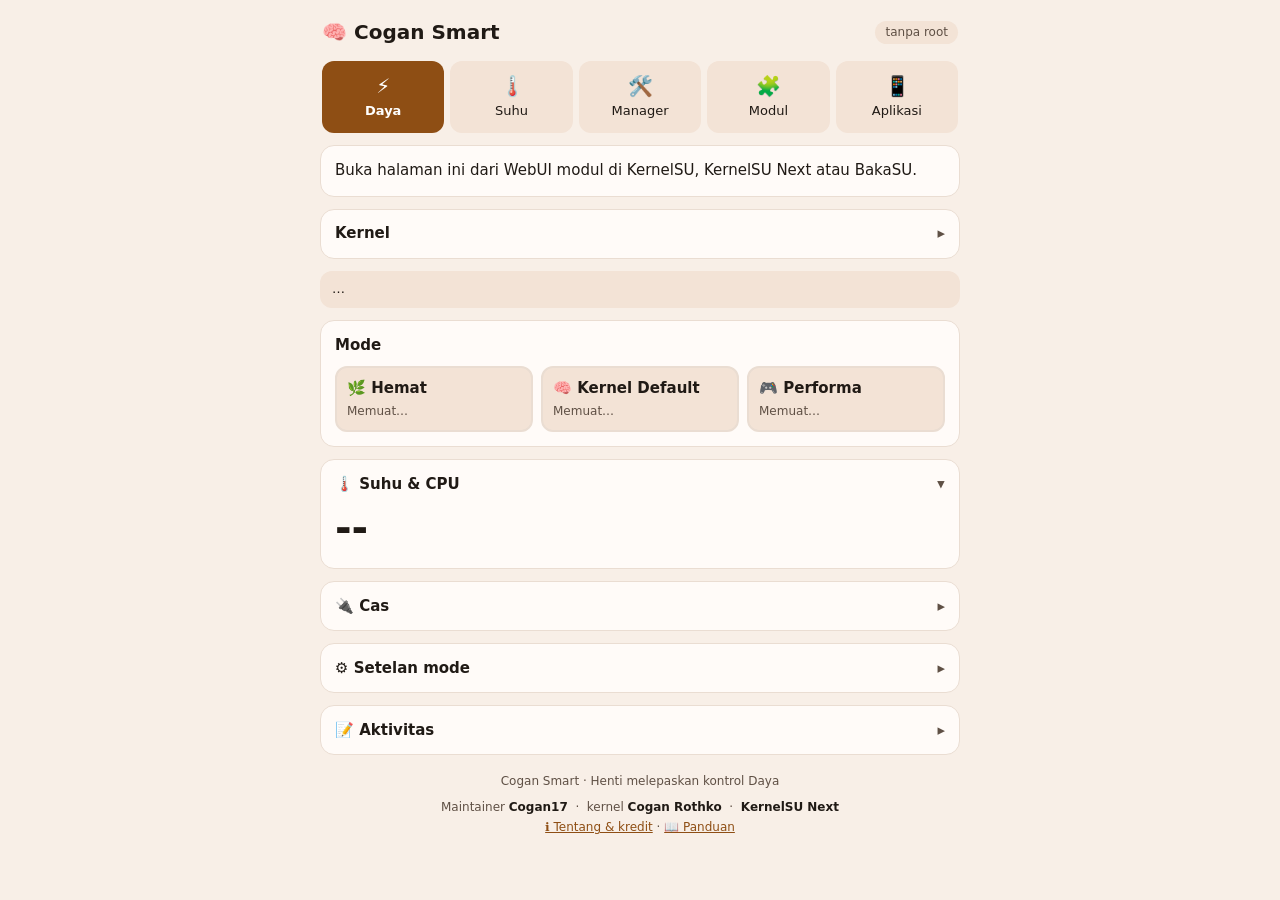
<file: modules/cogan-smart/webroot/index.html>
<!doctype html>
<html lang="id">
<head>
<meta charset="utf-8">
<meta name="viewport" content="width=device-width, initial-scale=1, viewport-fit=cover">
<title>Cogan Smart</title>
<link rel="stylesheet" href="theme.css?v=2.12.12">
<script src="i18n.js?v=2.12.12"></script>
<script>try { document.documentElement.dataset.theme = localStorage.getItem('cogan.theme') || ''; document.documentElement.dataset.dev = localStorage.getItem('cogan.dev') || ''; } catch (_) { /* storage off: follow the phone */ }</script>
<style>
  * { box-sizing: border-box; }
  body {
    margin: 0; background: var(--bg); color: var(--text);
    font: 15px/1.45 system-ui, -apple-system, "Segoe UI", Roboto, sans-serif;
    padding: calc(env(safe-area-inset-top, 0px) + 14px) 14px calc(env(safe-area-inset-bottom, 0px) + 24px);
  }
  main { max-width: 640px; margin: 0 auto; }
  header { display: flex; align-items: center; gap: 10px; margin: 4px 2px 14px; }
  header h1 { font-size: 20px; margin: 0; flex: 1; }
  .pill { font-size: 12px; padding: 3px 10px; border-radius: 99px; background: var(--chip); color: var(--muted); white-space: nowrap; }
  .pill.on { color: var(--ok); } .pill.off { color: var(--hot); }
  .card { background: var(--card); border: 1px solid var(--line); border-radius: 14px; padding: 14px; margin-bottom: 12px; }
  .card h2 { font-size: 15px; margin: 0 0 10px; display: flex; align-items: center; gap: 8px; }
  .card h2 span { flex: 1; }
  .muted { color: var(--muted); font-size: 13px; }
  .banner { font-size: 13px; padding: 9px 12px; border-radius: 12px; margin-bottom: 12px; background: var(--chip); }
  .banner.ok { border-left: 4px solid var(--ok); } .banner.warn { border-left: 4px solid var(--warm); }
  .modes { display: grid; grid-template-columns: repeat(3, 1fr); gap: 8px; }
  .mode { text-align: left; padding: 10px; border-radius: 12px; border: 2px solid var(--line); background: var(--chip); color: var(--text); font: inherit; cursor: pointer; min-width: 0; }
  .mode b { display: block; font-size: 15px; } .mode small { display: block; color: var(--muted); font-size: 12px; margin-top: 3px; }
  .mode.sel { border-color: var(--accent); background: color-mix(in srgb, var(--accent) 14%, var(--card)); }
  .big { display: flex; align-items: baseline; gap: 10px; flex-wrap: wrap; }
  .big b { font-size: 40px; line-height: 1; font-variant-numeric: tabular-nums; }
  .ok { color: var(--ok); } .warm { color: var(--warm); } .hot { color: var(--hot); }
  table { width: 100%; border-collapse: collapse; font-size: 13px; margin-top: 8px; }
  td { padding: 4px 2px; border-bottom: 1px solid var(--line); } td:last-child { text-align: right; font-variant-numeric: tabular-nums; }
  button, input {
    font: inherit; color: var(--text); background: var(--chip); border: 1px solid var(--line);
    border-radius: 10px; padding: 7px 12px;
  }
  button { cursor: pointer; } button:disabled { opacity: .5; }
  button.primary { background: var(--accent); border-color: var(--accent); color: var(--on-accent); font-weight: 600; }
  .row { display: flex; gap: 8px; align-items: center; flex-wrap: wrap; margin-top: 10px; }
  label.f { display: flex; justify-content: space-between; align-items: center; gap: 10px; padding: 7px 0; border-bottom: 1px solid var(--line); }
  label.f input[type=number] { width: 90px; text-align: right; }
  h3 { font-size: 13px; margin: 14px 0 2px; color: var(--muted); font-weight: 600; }
  .note { margin-top: 10px; font-size: 13px; padding: 8px 10px; border-radius: 10px; background: var(--chip); word-break: break-word; }
  .log div { font-size: 13px; padding: 5px 0; border-bottom: 1px solid var(--line); }
  .log div:last-child { border-bottom: 0; }
  .log time { color: var(--muted); margin-right: 6px; font-variant-numeric: tabular-nums; }
  .hidden { display: none !important; }
  footer { text-align: center; color: var(--muted); font-size: 12px; margin-top: 18px; }
  @media (max-width: 360px) { .modes { grid-template-columns: 1fr; } }

  button, summary, select, input { touch-action: manipulation; -webkit-tap-highlight-color: transparent; }
  button, select, input[type=number] { min-height: 44px; }
  input[type=checkbox] { width: 22px; height: 22px; flex: 0 0 auto; }
  button { transition: background-color .12s, border-color .12s; }
  button:active:not(:disabled) { filter: brightness(.92); }
  button:focus-visible, summary:focus-visible, input:focus-visible { outline: 2px solid var(--accent); outline-offset: 2px; }
  summary { min-height: 44px; padding: 11px 0; cursor: pointer; font-size: 13px; color: var(--accent); }
  details { margin-top: 4px; }
  .kernel-card h2 { font-size: 16px; margin-bottom: 4px; }
  .kernel-card > .muted { margin-top: 4px; }
  .kernel-value { font-size: 12px; overflow-wrap: anywhere; white-space: pre-wrap; }
  #coolingInfo { line-height: 1.7; overflow-wrap: anywhere; max-height: 220px; overflow-y: auto; overscroll-behavior-y: contain; }
  .mode.pending { border-style: dashed; }
  .feedback { position: fixed; z-index: 20; bottom: calc(env(safe-area-inset-bottom, 0px) + 12px); left: 14px; right: 14px; max-width: 612px; margin: auto; padding: 10px 14px; border-radius: 12px; background: var(--text); color: var(--card); font-size: 13px; pointer-events: none; box-shadow: 0 3px 16px #0002; }
  .feedback.working::before { content: ''; display: inline-block; width: 12px; height: 12px; margin-right: 8px; vertical-align: -2px; border: 2px solid currentColor; border-right-color: transparent; border-radius: 50%; animation: cogan-spin .75s linear infinite; }
  @keyframes cogan-spin { to { transform: rotate(360deg); } }
  @media (prefers-reduced-motion: reduce) { button { transition: none; } .feedback.working::before { animation: none; } }
  details.fold { padding: 0 14px; margin-top: 0; }
  details.fold[open] { padding-bottom: 14px; }
  details.fold > summary { display: flex; align-items: center; gap: 8px; list-style: none; min-height: 48px; padding: 12px 0; font-size: 15px; font-weight: 600; color: var(--text); }
  details.fold > summary::-webkit-details-marker { display: none; }
  details.fold > summary > span:first-child { flex: 1; min-width: 0; overflow-wrap: anywhere; }
  details.fold > summary small { font-weight: 400; text-align: right; }
  details.fold > summary::after { content: '▸'; color: var(--muted); transition: transform .15s; }
  details.fold[open] > summary::after { transform: rotate(90deg); }
  @media (prefers-reduced-motion: reduce) { details.fold > summary::after { transition: none; } }
  body.stale .big b, body.stale .chip b { opacity: .55; }   /* last known values until the first fresh read */
  body.stale #state::after { content: ' ↻'; }
</style>
</head>
<body>
<main>
  <header>
    <h1>🧠 Cogan Smart</h1>
    <span id="state" class="pill">…</span>
  </header>
  <nav class="tabs" aria-label="Bagian"><a href="index.html" aria-current="page"><span class="tab-icon" aria-hidden="true">⚡</span><span class="tab-label">Daya</span></a><a href="thermal.html"><span class="tab-icon" aria-hidden="true">🌡️</span><span class="tab-label">Suhu</span></a><a href="manager.html"><span class="tab-icon" aria-hidden="true">🛠️</span><span class="tab-label">Manager</span></a><a href="modules.html"><span class="tab-icon" aria-hidden="true">🧩</span><span class="tab-label">Modul</span></a><a href="apps.html"><span class="tab-icon" aria-hidden="true">📱</span><span class="tab-label">Aplikasi</span></a></nav>

  <div id="noksu" class="card hidden">Buka halaman ini dari WebUI modul di KernelSU, KernelSU Next atau BakaSU.</div>
  <section id="readError" class="card hidden" role="alert">
    <b class="hot">Data belum berhasil dibaca</b>
    <p id="readErrorText" class="muted" style="overflow-wrap:anywhere"></p>
    <button id="retry">↻ Coba lagi</button>
  </section>

  <details class="card kernel-card fold" id="kernelCard">
    <summary><span id="kernelTitle">Kernel</span><small class="muted" id="kernelBadge"></small></summary>
    <div id="identityLabel" class="muted"></div>
    <div id="deviceStatus" class="muted"></div>
    <div id="bridgeStatus" class="muted dev">Memeriksa dukungan…</div>
    <div id="peerStatus" class="muted dev"></div>
    <details id="kernelDetails" class="dev"><summary>Detail kernel</summary>
      <p id="originalKernel" class="kernel-value">—</p>
      <p id="shownKernel" class="kernel-value"></p>
      <p id="kernelFeatures" class="muted"></p>
      <p id="clients" class="muted"></p>
      <details><summary>Info build lengkap</summary><p id="kernelBanner" class="kernel-value"></p></details>
    </details>
    <details id="coolingDetails" class="dev"><summary id="coolingTitle">Cooling kernel</summary><div id="coolingInfo" class="muted">Buka untuk membaca.</div></details>
  </details>
  <div id="monitor" class="banner">…</div>

  <section class="card">
    <h2><span>Mode</span></h2>
    <div class="modes" id="modes"></div>
  </section>

  <details class="card fold" id="tempCard" open>
    <summary><span>🌡️ Suhu &amp; CPU</span><small class="muted" id="limitLine"></small></summary>
    <div class="big"><b id="temp">--</b><span class="muted" id="cpuLine"></span></div>
    <div class="muted" id="causeLine" style="margin-top:6px"></div>
    <table id="policies" class="dev"></table>
  </details>

  <details class="card fold hidden" id="hyperosCard">
    <summary><span>🧯 Rem HyperOS</span><small class="muted" id="hyperosBrief"></small></summary>
    <table id="hyperos"></table>
    <p class="muted user">Batas panas dari HyperOS sendiri. Modul hanya membaca.</p>
    <p class="muted dev">Baca saja: batas yang dipasang HyperOS sendiri (thermal_message). Modul tidak mengubahnya. Suhu papan HyperOS juga dicatat di tab Suhu sebagai sensor hyperos_board (Badan HP).</p>
  </details>

  <details class="card fold" id="chargeCard">
    <summary><span>🔌 Cas</span><small class="muted" id="chargeBrief"></small></summary>
    <div class="muted dev" id="switchLine"></div>
    <div class="big"><b id="level">--</b><span class="muted" id="battLine"></span></div>
    <div id="chargeLine" style="margin-top:6px"></div>
    <label class="f">Auto cut charging <input id="sCHARGE_CTRL" type="checkbox"></label>
    <label class="f">Berhenti di (%) <input id="sCHARGE_STOP" type="number" min="50" max="100"></label>
    <label class="f">Lanjut cas di (%) <input id="sCHARGE_RESUME" type="number" min="40" max="99"></label>
    <div id="chargePolicy" class="muted" style="margin:8px 0"></div>
    <label class="f">Jeda cas karena suhu oleh modul <input id="sCHARGE_THERMAL" type="checkbox"></label>
    <p class="muted user">Bawaan mati: HyperCharge sudah menjaga suhu cas. Nyalakan bila ingin jeda tambahan saat baterai panas.</p>
    <p class="muted dev">Bawaan: mati. Suhu cas diatur sistem HP (HyperCharge). Nyalakan untuk jeda tambahan dari modul: cas dijeda bila baterai terlalu panas atau, di Kernel Default, bila cas membuat Badan HP panas; lanjut setelah turun 3 °C.</p>
    <label class="f">Jeda bila baterai ≥ (°C) <input id="sBATT_TEMP_STOP" type="number" min="35" max="50"></label>
    <label class="f">Kernel Default: jeda cas bila cas bikin panas <input id="sHEAT_PAUSE_CHARGE" type="checkbox"></label>
    <div class="row">
      <button id="detect">🔍 Cari saklar cas</button>
      <span class="muted">colokkan charger dulu</span>
    </div>
    <p class="muted user">Cas mati-nyala sebentar saat mencari. Cukup sekali.</p>
    <p class="muted dev">Pencarian saklar mematikan dan menyalakan cas sebentar. Jika saklar sudah ditemukan, tidak perlu mencari ulang saat HyperCharge berjalan.</p>
    <div id="detectNote" class="note hidden"></div>
  </details>

  <details class="card fold" id="settingsCard">
    <summary><span>⚙️ Setelan mode</span></summary>
    <label class="f">Kernel Default: ambang Badan HP (°C) <input id="sTARGET_TEMP" type="number" min="38" max="46"></label>
    <label class="f">Performa: rem di Badan HP (°C) <input id="sGAME_LIMIT" type="number" min="40" max="50"></label>
    <label class="f">Hemat: CPU besar maks (%) <input id="sSAVER_CAP" type="number" min="30" max="90"></label>
    <label class="f">SosMed: CPU besar maks (%, 0 = mati) <input id="sSOCIAL_CAP" type="number" min="0" max="90"></label>
    <p class="muted user">SosMed: selama Instagram, TikTok, YouTube, Facebook, X, WhatsApp, Telegram dan sejenisnya terbuka, CPU besar dibatasi sejak awal supaya HP tidak keburu hangat. Tidak berlaku di Performa. Butuh pencatat suhu aktif.</p>
    <p class="muted user">Suhu di sini adalah suhu Badan HP, yang terasa di tangan.</p>
    <p class="muted dev">Ambang mode dibaca dari suhu Badan HP (yang terasa di tangan). Hemat 2 °C di bawah Kernel Default. Langkah halus: mulai 1 °C sebelum ambang, CPU besar turun 10% per langkah sampai 60%, CPU kecil (yang menjaga UI tetap lancar) paling akhir dan tidak di bawah 80%. CPU hanya diturunkan saat prosesor bekerja (≥ 55 °C); panas dari cas atau ruangan tidak membuat CPU diturunkan. Di semua mode ada rem darurat bila prosesor ≥ 95 °C.</p>
    <label class="f">Performa: boost aplikasi di layar <input id="sGAME_BOOST" type="checkbox"></label>
    <label class="f dev">Cek tiap (detik) <input id="sINTERVAL" type="number" min="5" max="60"></label>
    <label class="f dev">Terapkan ulang tiap interval <input id="sFORCE" type="checkbox"></label>
    <p class="muted dev">Simpan: simpan setelan (pengendali aktif membaca pada interval berikutnya). Paksa: simpan, mulai dan terapkan sekarang satu kali; mengulang tiap interval hanya bila Terapkan ulang tiap interval dicentang. Henti dan Reset melepaskan kontrol milik modul. Reset memakai cas 95/90 dan berhenti sampai Mulai.</p>
    <p class="muted" id="draftNote"></p>
    <p><a href="manager.html#powerControls">Simpan, terapkan, reset dan hentikan dari tab Manager.</a></p>
  </details>

  <details class="card fold dev" id="controlsCard">
    <summary><span>🎛️ Kontrol kernel</span></summary>
    <p class="muted" id="backend">Belum diterapkan.</p>
    <table><thead><tr><th>Kontrol</th><th>Diminta → terbaca</th></tr></thead><tbody id="controls"></tbody></table>
    <p class="muted" id="gpuInfo"></p>
    <p class="muted">Angka CPU adalah batas maksimum, bukan frekuensi tetap. Batas vendor/termal yang lebih rendah tetap berlaku. Ambang suhu mengatur kapan modul bertindak; tidak menjamin suhu fisik tetap pada angka itu.</p>
  </details>
  <details class="card fold" id="logCard">
    <summary><span>📝 Aktivitas</span></summary>
    <div class="log" id="log"><span class="muted">Belum ada.</span></div>
  </details>

  <footer id="foot">Cogan Smart · Henti melepaskan kontrol Daya</footer>
<p class="credit">Maintainer <b>Cogan17</b> &nbsp;·&nbsp; kernel <b>Cogan Rothko</b> &nbsp;·&nbsp; <b>KernelSU Next</b><br><a href="about.html">ℹ️ Tentang &amp; kredit</a> · <a href="guide.html">📖 Panduan</a></p>
</main>

<div id="actionStatus" class="feedback hidden" role="status" aria-live="polite"></div>
<script src="client.js?v=2.12.12"></script>
<script>
const confirm = value => window.confirm(CoganI18n.t(value));
const REPORT = '/data/adb/modules/cogan_smart/power/report.sh';
const MODES = { hemat: ['🌿 Hemat', c => `CPU besar maks ${c.SAVER_CAP}%, Badan HP ≤ ${c.TARGET_TEMP - 2} °C`],
                seimbang: ['🧠 Kernel Default', c => `Badan HP dijaga ≤ ${c.TARGET_TEMP} °C`],
                game: ['🎮 Performa', c => `Performa penuh, rem di Badan HP ${c.GAME_LIMIT} °C`] };
const NUMBERS = ['TARGET_TEMP', 'GAME_LIMIT', 'SAVER_CAP', 'SOCIAL_CAP', 'INTERVAL', 'CHARGE_STOP', 'CHARGE_RESUME', 'BATT_TEMP_STOP'];
const FLAGS = ['GAME_BOOST', 'CHARGE_CTRL', 'CHARGE_THERMAL', 'HEAT_PAUSE_CHARGE', 'FORCE'];
const REASONS = { batas: 'batas isi', baterai: 'baterai panas', panas: 'cas bikin HP panas' };
const $ = id => document.getElementById(id);
const UI = CoganUI, api = UI.create(REPORT);
const report = (args, options) => api.report(args, options);
let feedbackTimer;
let poller, identityAt = 0, coolingAt = 0;
let status = null, editing = false;

function esc(s) { return String(s).replace(/[&<>"']/g, c => ({'&': '&amp;', '<': '&lt;', '>': '&gt;', '"': '&quot;', "'": '&#39;'})[c]); }
function deg(t) { return (t / 10).toFixed(1); }
function ghz(khz) { return (khz / 1e6).toFixed(2) + ' GHz'; }
function toast(msg) { UI.text('actionStatus', msg); $('actionStatus').classList.remove('hidden'); clearTimeout(feedbackTimer); feedbackTimer = setTimeout(() => { if (!$('actionStatus').classList.contains('working')) $('actionStatus').classList.add('hidden'); }, 4000); }
window.addEventListener('unhandledrejection', e => { toast('Gagal: ' + (e.reason && e.reason.message || e.reason)); e.preventDefault(); });

// GPU nodes of this phone, read only: a GPU limit comes once they are proven on the phone.
function gpuText(g) {
  const mhz = hz => Math.round(hz / 1e6) + ' MHz';
  const parts = (g.devfreq || []).map(d => [`GPU ${d.name}: ${mhz(d.cur)} / maks ${mhz(d.max)}`, `${d.steps} langkah`, d.writable ? 'bisa diatur' : 'tidak bisa ditulis'].join(' · '));
  if (g.ged && g.ged.cur >= 0) parts.push(`GED ${g.ged.cur} · upbound ${g.ged.upbound} · level ${g.ged.levels}`);
  if (g.gpufreqv2) parts.push('gpufreqv2 ada');
  return (parts.length ? parts.join(' · ') : 'Node GPU belum ditemukan.') + ' · Baca saja: batas GPU dipasang setelah node ini terbukti di HP.';
}

// HyperOS's own brakes (thermal_message), read only. Values are shown as the phone reports them.
const HYPEROS = [['board', 'Suhu papan HyperOS'], ['sconfig', 'Profil termal (sconfig)'], ['temp_state', 'Status suhu (temp_state)'],
                 ['cpu_limits', 'Batas CPU HyperOS'], ['modem_limit', 'Batas modem'], ['wifi_limit', 'Batas Wi-Fi'],
                 ['max_brightness', 'Kecerahan maks'], ['video_mode', 'Mode video']];
function renderHyperos(h) {
  $('hyperosCard').classList.toggle('hidden', !h || !h.present);
  if (!h || !h.present) return;
  const value = (key, v) => key === 'board' ? (v > -9999 ? deg(v) + ' °C' : '') : String(v ?? '');
  const rows = HYPEROS.filter(([key]) => value(key, h[key]) !== '');
  $('hyperosBrief').textContent = h.board > -9999 ? deg(h.board) + '°' : '';
  UI.html('hyperos', rows.map(([key, name]) => `<tr><td>${esc(name)}</td><td>${esc(value(key, h[key]))}</td></tr>`).join('') || '<tr><td>Node HyperOS kosong.</td></tr>');
}

function render(s) {
  if (s.ok === 0) { toast(s.error); return; }
  UI.kernel(s, {...(s.peer || status?.peer), installed: s.monitor.installed, running: s.monitor.running}, 'Thermal');
  status = {...status, ...s};
  const c = s.config, st = s.state;
  $('state').textContent = s.running ? '● aktif' : '■ berhenti';
  $('state').className = 'pill ' + (s.running ? 'on' : 'off');

  const m = UI.health(s.monitor);
  $('monitor').className = 'banner ' + (m.installed && m.fresh ? 'ok' : 'warn');
  UI.html('monitor', m.installed && m.fresh
    ? `🔗 Terhubung ke pencatat <b>Suhu</b>${m.cause ? ` · penyebab sekarang: ${esc(m.cause)}` : ''}`
    : m.running ? (m.stalled ? `⚠ Pencatat Suhu masih hidup, tetapi sampelnya terlambat (${Math.max(0, m.age)} dtk). Suhu langsung tetap dibaca; periksa atau mulai ulang di tab Manager.` : '⏳ Pencatat Suhu sedang menyiapkan sampel pertama. Suhu langsung tetap dibaca.')
    : m.installed ? '⏹ Pencatat Suhu berhenti. Tekan Mulai di tab Manager. Suhu langsung tetap dibaca.'
    : 'ℹ️ Modul dinonaktifkan; Kernel Default memakai sensor sendiri.');

  for (const button of $('modes').children) {
    const key = button.dataset.mode;
    button.classList.toggle('sel', c.mode === key);
    button.setAttribute('aria-pressed', String(c.mode === key));
    const info = MODES[key][1](c), label = button.querySelector('small');
    if (label.textContent !== info) label.textContent = info;
  }

  // The modes follow the phone body (Badan HP); the processor is shown beside it.
  const limit = st ? st.limit : (c.mode === 'game' ? c.GAME_LIMIT : c.mode === 'hemat' ? c.TARGET_TEMP - 2 : c.TARGET_TEMP);
  const body = s.body ?? -9999, cpu = s.main > -9999 ? `Prosesor ${deg(s.main)}°` : '';
  $('temp').textContent = body > -9999 ? deg(body) + '°' : '--';
  $('temp').className = body >= limit * 10 ? 'hot' : body >= (limit - 2) * 10 ? 'warm' : 'ok';
  $('limitLine').textContent = (body > -9999 ? deg(body) + '° · ' : '') + `batas Badan HP ${limit} °C`;
  const sensorAge = s.sensor_ts ? Math.max(0, Math.floor(Date.now() / 1000) - s.sensor_ts) : -1;
  $('limitLine').title = sensorAge >= 0 ? `Sensor langsung · ${sensorAge} dtk lalu` : 'Sensor tidak tersedia';
  if (st && s.running) {
    $('cpuLine').textContent = [body > -9999 && (s.body_from === 'battery' ? 'Baterai (tanpa sensor Badan HP)' : 'Badan HP'), cpu, `target batas CPU besar ${st.big}%`, `kecil ${st.little}%`, st.brake ? `rem darurat prosesor ≥ ${s.brake} °C` : '', !st.brake && st.busy === 0 && body >= (limit - 1) * 10 ? `prosesor di bawah ${s.cpu_work ?? 55} °C: CPU tidak diturunkan` : ''].filter(Boolean).join(' · ');
    $('causeLine').textContent = [st.cause && `Penyebab: ${st.cause}`, st.app && `Aplikasi: ${st.app}`, st.boost ? 'Boost Performa aktif' : '', st.native_cooling ? 'Cooling CPU kernel aktif' : ''].filter(Boolean).join(' · ');
  } else {
    $('cpuLine').textContent = [cpu, 'pengendali berhenti'].filter(Boolean).join(' · ');
    $('causeLine').textContent = '';
  }
  UI.html('policies', s.policies.map(p => `<tr><td>${esc(p.name)}</td><td class="${p.limit < p.max ? 'warm' : ''}">${ghz(p.limit)} / ${ghz(p.max)}</td></tr>`).join(''));

  const b = s.battery;
  $('level').textContent = b.level >= 0 ? b.level + '%' : '--';
  $('battLine').textContent = `${deg(b.temp)} °C · ${{ charging: 'mengecas', full: 'penuh', discharging: 'tidak dicas', idle: 'cas berhenti' }[b.status] || b.status}` + (b.current ? ` · ${b.current} mA` : '');
  const off = st && s.running ? st.charge_off : '';
  $('chargeBrief').textContent = b.level >= 0 ? b.level + '%' + (off ? ' · ⏸ dihentikan' : '') : '';
  UI.html('chargeLine', !c.CHARGE_CTRL ? '<span class="muted">Auto cut charging mati.</span>'
    : off ? `<b class="warm">⏸ Cas dihentikan: ${off.split(' ').map(r => REASONS[r] || r).join(', ')}</b>`
    : `<span class="ok">Cas normal</span> <span class="muted">· berhenti di ${c.CHARGE_STOP}%, lanjut ${c.CHARGE_RESUME}%</span>`);
  $('switchLine').textContent = s.switch ? 'saklar: ' + s.switch.split('/').pop() : s.no_switch ? 'saklar tidak ditemukan' : 'saklar belum dicari';

  if (!editing) {
    const draft = UI.draft.get('power');
    for (const k of NUMBERS) $('s' + k).value = draft[k] ?? c[k];
    for (const k of FLAGS) $('s' + k).checked = !!(draft[k] ?? c[k]);
  }
  UI.text('draftNote', Object.keys(UI.draft.get('power')).length ? 'Perubahan belum disimpan. Buka Manager untuk menyimpan atau menerapkan.' : '');
  chargeControls();
  $('foot').textContent = `Cogan Smart ${s.version} · Henti memulihkan kontrol Daya`;
  $('backend').textContent = s.running ? `Backend: ${s.backend || 'menunggu penerapan'}${c.FORCE ? ' · terapkan ulang aktif' : ''}${st ? ' · hasil ' + Math.max(0, Math.floor(Date.now()/1000-st.ts)) + ' dtk lalu' : ''}` : 'Pengendali berhenti.';
  const results = {applied:'diterima', limited:'dibatasi lebih rendah', conflict:'berubah/ditolak', write_failed:'gagal ditulis', unsupported:'tidak didukung'};
  if (s.restore_pending) $('backend').textContent += ' · Pemulihan belum selesai; tekan Henti setelah node dapat ditulis.';
  if (s.gpu) $('gpuInfo').textContent = gpuText(s.gpu);
  if (s.hyperos) renderHyperos(s.hyperos);
  UI.html('controls', (s.controls || []).map(v => `<tr><td>${esc(v.node)}<br><small>${esc(results[v.result] || v.result)}</small></td><td>${esc(v.requested)} → ${esc(v.actual)}</td></tr>`).join('') || '<tr><td colspan="2">Belum ada hasil penerapan.</td></tr>');
  CoganI18n.apply();
}

let logsAt = 0, refreshing = null, actionRunning = false;

function renderLog(events) {
  UI.html('log', events.length ? events.map(e => `<div><time>${new Date(e.ts * 1000).toLocaleString(CoganI18n.locale(), {day: '2-digit', month: '2-digit', hour: '2-digit', minute: '2-digit'})}</time>${esc(e.text)}</div>`).join('') : '<span class="muted">Belum ada.</span>');
}
async function loadLog() {
  const mark = api.revision, events = await report('events 30', {background: true});
  if (mark !== api.revision) return;
  renderLog(events); logsAt = Date.now();
}
// Last known values at once (dimmed, ↻ on the pill) while the first fresh read runs.
function showCached() {
  const id = UI.identity(), last = [api.cached('status brief'), api.cached('live')].filter(Boolean).sort((a, b) => b.at - a.at)[0];
  try {
    if (id) UI.kernel(id);
    if (!last) return;
    document.body.classList.add('stale'); render(last.data);
    identityAt = Date.now() - 55000;   // fresh numbers first ('live'), identity a few seconds later
    const events = api.cached('events 30');
    if (events) renderLog(events.data);
  } catch (_) { status = null; identityAt = 0; }   // a cache from an older version: wait for fresh data
}
async function loadCooling() {
  if (!$('coolingDetails').open || Date.now() - coolingAt < 15000) return;
  UI.cooling(await report('cooling', {background: true})); coolingAt = Date.now();
}
function showReadError(err) {
  document.body.classList.add('stale');
  UI.text('readErrorText', err.message); $('readError').classList.remove('hidden');
  if (!status) {
    UI.text('state', 'gagal membaca'); $('state').className = 'pill off';
    UI.text('bridgeStatus', 'Data kernel belum dapat dibaca.');
  }
}
function refresh(force = false) {
  if (refreshing) return force ? refreshing.then(() => refresh()) : refreshing;
  refreshing = (async () => {
    const mark = api.revision, full = !status || Date.now() - identityAt >= 60000;
    const s = await report(full ? 'status brief' : 'live', {background: true});
    if (mark !== api.revision) return;
    render(s); document.body.classList.remove('stale'); if (full) identityAt = Date.now();
    $('readError').classList.add('hidden');
    if (Date.now() - logsAt >= 15000) await loadLog();
    await loadCooling();
  })().catch(err => { showReadError(err); throw err; }).finally(() => refreshing = null);
  return refreshing;
}
async function run(button, message, task) {
  if (actionRunning) return;
  actionRunning = true;
  try { await UI.action(button, message, task); }
  catch (err) { toast('Gagal: ' + err.message); }
  finally { actionRunning = false; poller?.poke(); }
}
function chargeControls() {
  const control = $('sCHARGE_CTRL').checked;
  const thermal = control && $('sCHARGE_THERMAL').checked;
  $('sCHARGE_THERMAL').disabled = !control;
  $('sBATT_TEMP_STOP').disabled = !thermal;
  $('sHEAT_PAUSE_CHARGE').disabled = !thermal;
  UI.text('chargePolicy', !control ? 'Kontrol cas modul nonaktif. Suhu cas mengikuti sistem HP.' : thermal ? 'Suhu cas: sistem HP + jeda tambahan dari modul.' : 'Suhu cas: sistem HP. Jeda suhu modul nonaktif; HyperCharge mengikuti sistem HP.');
}
function setup() {
  UI.folds();
  window.addEventListener('pageshow', () => editing = false);
  UI.html('modes', Object.entries(MODES).map(([key, [name]]) => `<button class="mode" data-mode="${key}" data-action><b>${name}</b><small>Memuat…</small></button>`).join(''));
  $('detect').setAttribute('data-action', '');
  $('retry').onclick = () => run($('retry'), 'Membaca ulang…', () => refresh(true));
  $('coolingDetails').addEventListener('toggle', () => { if ($('coolingDetails').open) loadCooling().catch(err => toast(err.message)); });
  $('modes').onclick = e => {
    const button = e.target.closest('[data-mode]');
    if (!button || button.disabled || !status) return;
    const mode = button.dataset.mode;
    button.classList.add('pending');
    run(button, 'Mengganti mode…', async () => {
      try {
        await report('mode ' + mode);
        if (!status.running) render(await report('start'));
        identityAt = 0; logsAt = 0; await refresh(true);
        toast('Mode ' + MODES[mode][0].split(' ')[1]);
      } finally { button.classList.remove('pending'); }
    });
  };
  for (const key of [...NUMBERS, ...FLAGS]) $('s' + key).addEventListener('input', () => {
    editing = true;
    try {
      UI.draft.set('power', key, FLAGS.includes(key) ? ($('s' + key).checked ? 1 : 0) : Math.round(+$('s' + key).value) || 0);
      UI.text('draftNote', 'Perubahan belum disimpan. Buka Manager untuk menyimpan atau menerapkan.');
    } catch (err) { toast(err.message); }
  });
  $('sCHARGE_THERMAL').addEventListener('input', chargeControls);
  $('sCHARGE_CTRL').addEventListener('input', chargeControls);
  $('detect').onclick = () => run($('detect'), 'Mencari saklar cas. Halaman tetap bisa digulir…', async () => {
    UI.text('detectNote', 'Mencoba saklar satu per satu; cas akan mati-nyala sebentar…');
    $('detectNote').classList.remove('hidden');
    const result = await report('detect');
    let message = result.ok ? `✅ Saklar ditemukan: ${esc(result.switch)}` : esc(result.error || 'Saklar tidak ditemukan di HP ini.');
    if (result.tried?.length) message += '<br><span class="muted">' + result.tried.map(item => `${esc(item.node.split('/').pop())}: ${esc(item.result.replace(/_/g, ' '))}`).join(' · ') + '</span>';
    UI.html('detectNote', message); logsAt = 0; await refresh(true);
    toast(result.ok ? 'Saklar cas ditemukan' : 'Pencarian selesai; lihat hasil.');
  });
}

setup();
if (typeof ksu === 'undefined') {
  $('noksu').classList.remove('hidden'); UI.text('state', 'tanpa root');
} else {
  showCached();
  poller = UI.poll(() => actionRunning ? Promise.resolve() : refresh());
  setTimeout(() => UI.learnLabels().catch(() => {}), 3000);   // after the first reads
}
</script>
</body>
</html>
</file>
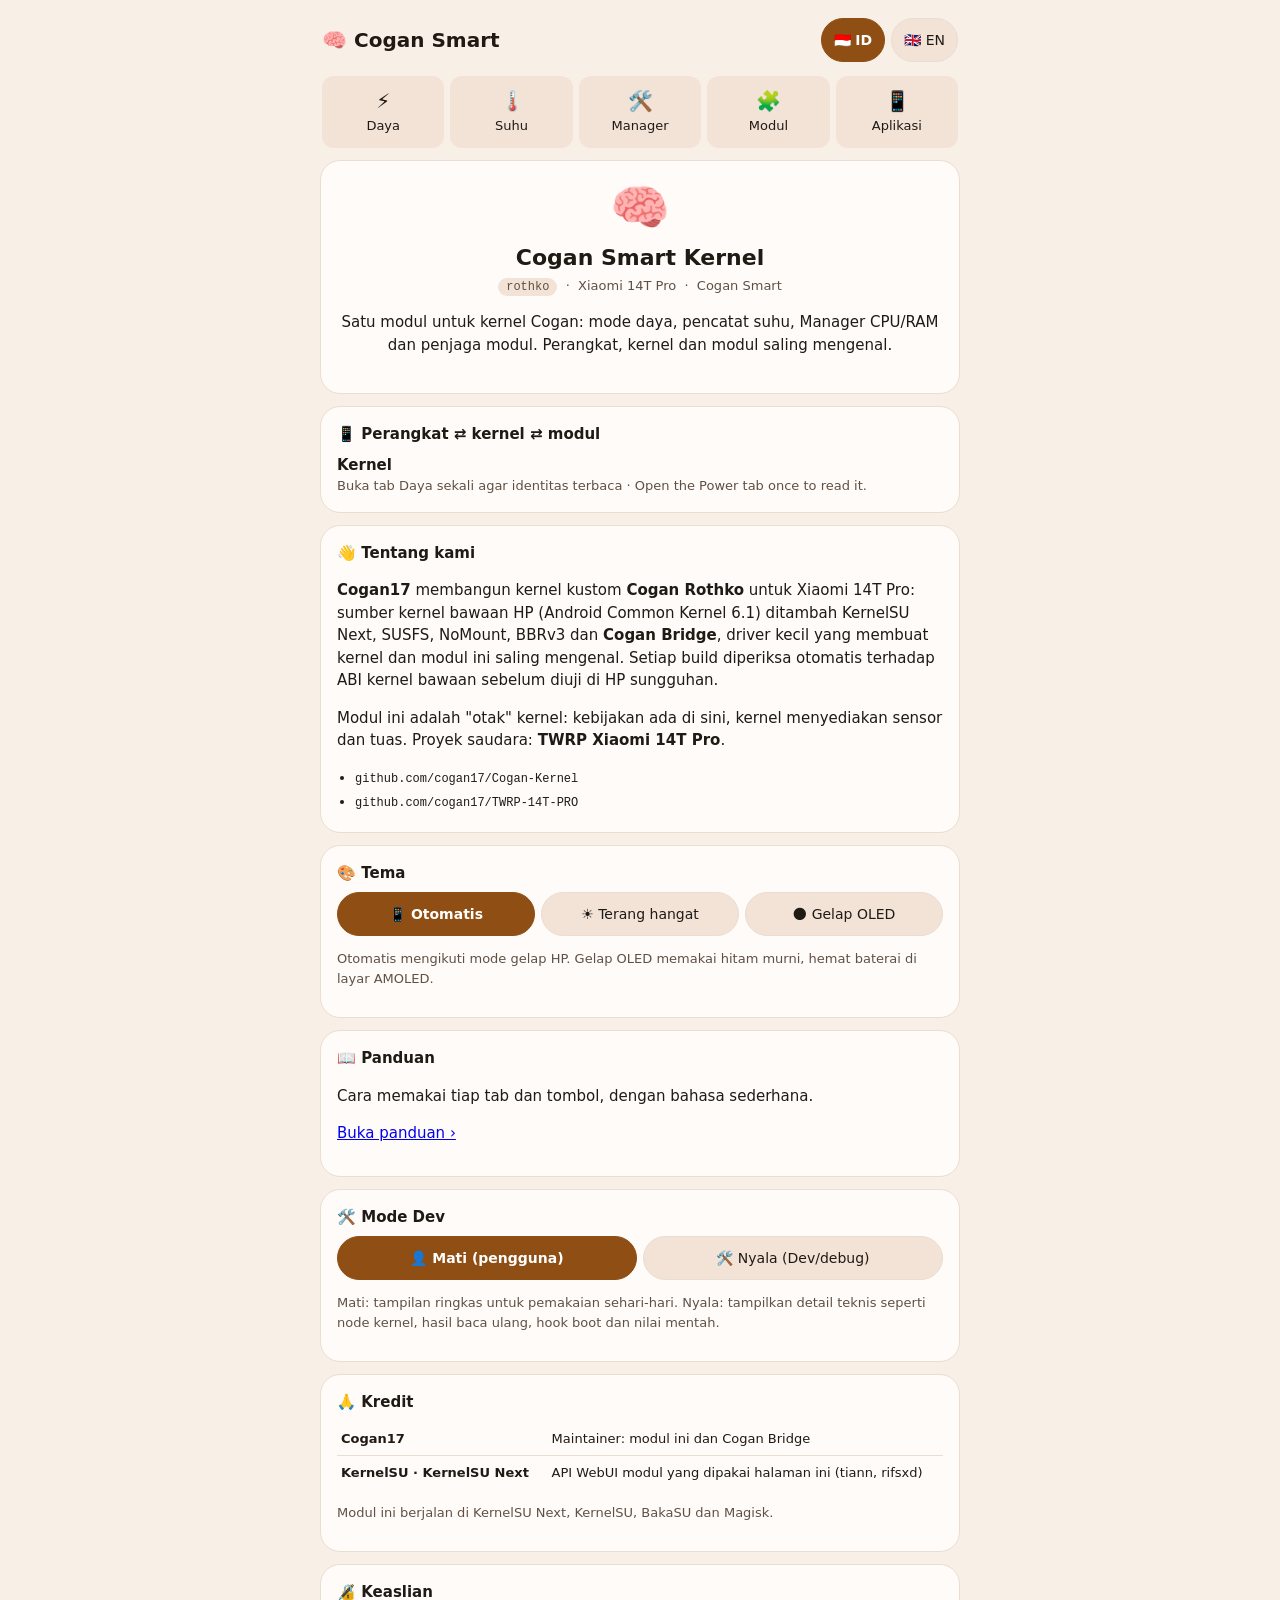
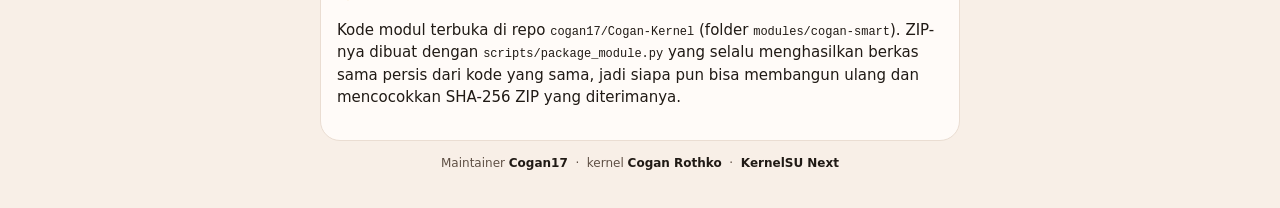
<file: modules/cogan-smart/webroot/about.html>
<!doctype html>
<html lang="id">
<head>
<meta charset="utf-8">
<meta name="viewport" content="width=device-width, initial-scale=1, viewport-fit=cover">
<title>Cogan Smart · Tentang</title>
<link rel="stylesheet" href="theme.css?v=2.12.12">
<script src="i18n.js?v=2.12.12"></script>
<script>try { document.documentElement.dataset.theme = localStorage.getItem('cogan.theme') || ''; document.documentElement.dataset.dev = localStorage.getItem('cogan.dev') || ''; document.documentElement.lang = localStorage.getItem('cogan.lang') || 'id'; } catch (_) { /* storage off: defaults */ }</script>
<style>
  * { box-sizing: border-box; }
  body {
    margin: 0; background: var(--bg); color: var(--text);
    font: 15px/1.5 system-ui, -apple-system, "Segoe UI", Roboto, sans-serif;
    padding: calc(env(safe-area-inset-top, 0px) + 14px) 14px calc(env(safe-area-inset-bottom, 0px) + 24px);
  }
  main { max-width: 640px; margin: 0 auto; }
  header { display: flex; align-items: center; gap: 10px; margin: 4px 2px 14px; }
  header h1 { font-size: 20px; margin: 0; flex: 1; }
  .card { background: var(--card); border: 1px solid var(--line); border-radius: 20px; padding: 16px; margin-bottom: 12px; }
  .card h2 { font-size: 15px; margin: 0 0 8px; }
  .muted { color: var(--muted); font-size: 13px; }
  .ok { color: var(--ok); }
  .hero { text-align: center; padding: 22px 16px; }
  .hero .logo { font-size: 48px; line-height: 1; }
  .hero h2 { font-size: 22px; margin: 10px 0 2px; }
  .hero code { background: var(--chip); padding: 2px 8px; border-radius: 99px; }
  .seg { display: flex; gap: 6px; flex-wrap: wrap; }
  .seg button {
    flex: 1; min-height: 44px; font: inherit; font-size: 14px; color: var(--text); background: var(--chip);
    border: 1px solid var(--line); border-radius: 99px; padding: 8px 12px; cursor: pointer;
  }
  .seg button[aria-pressed="true"] { background: var(--accent); border-color: var(--accent); color: var(--on-accent); font-weight: 600; }
  .lang button { flex: 0 0 auto; padding: 6px 12px; white-space: nowrap; }
  .seg button:focus-visible { outline: 2px solid var(--accent); outline-offset: 2px; }
  table { width: 100%; border-collapse: collapse; font-size: 13px; }
  td { padding: 7px 4px; border-bottom: 1px solid var(--line); vertical-align: top; }
  tr:last-child td { border-bottom: 0; }
  td:first-child { font-weight: 600; white-space: nowrap; padding-right: 10px; }
  code { font-size: 12px; overflow-wrap: anywhere; }
  ul { margin: 4px 0; padding-left: 18px; font-size: 14px; } li { margin: 3px 0; }
  /* Indonesian first; English when chosen */
  html:not([lang="en"]) [lang="en"], html[lang="en"] [lang="id"] { display: none !important; }
</style>
</head>
<body>
<main>
  <header>
    <h1>🧠 Cogan Smart</h1>
    <div class="seg lang" role="group" aria-label="Bahasa / Language">
      <button data-lang="id">🇮🇩 ID</button><button data-lang="en">🇬🇧 EN</button>
    </div>
  </header>
  <nav class="tabs" aria-label="Bagian"><a href="index.html"><span class="tab-icon" aria-hidden="true">⚡</span><span class="tab-label">Daya</span></a><a href="thermal.html"><span class="tab-icon" aria-hidden="true">🌡️</span><span class="tab-label">Suhu</span></a><a href="manager.html"><span class="tab-icon" aria-hidden="true">🛠️</span><span class="tab-label">Manager</span></a><a href="modules.html"><span class="tab-icon" aria-hidden="true">🧩</span><span class="tab-label">Modul</span></a><a href="apps.html"><span class="tab-icon" aria-hidden="true">📱</span><span class="tab-label">Aplikasi</span></a></nav>

  <section class="card hero">
    <div class="logo">🧠</div>
    <h2>Cogan Smart Kernel</h2>
    <div class="muted"><code>rothko</code> &nbsp;·&nbsp; Xiaomi 14T Pro &nbsp;·&nbsp; <span id="version">—</span></div>
    <p lang="id">Satu modul untuk kernel Cogan: mode daya, pencatat suhu, Manager CPU/RAM dan penjaga modul. Perangkat, kernel dan modul saling mengenal.</p>
    <p lang="en">One module for the Cogan kernel: power modes, a temperature log, a CPU/RAM Manager and a module guard. Device, kernel and module recognise each other.</p>
  </section>

  <section class="card">
    <h2 lang="id">📱 Perangkat ⇄ kernel ⇄ modul</h2>
    <h2 lang="en">📱 Device ⇄ kernel ⇄ module</h2>
    <div><b id="kernelTitle">Kernel</b> <span class="muted" id="kernelBadge"></span></div>
    <div id="bridgeStatus" class="muted">Buka tab Daya sekali agar identitas terbaca · Open the Power tab once to read it.</div>
    <div id="identityLabel" class="muted"></div>
    <div id="deviceStatus" class="muted"></div>
  </section>

  <section class="card">
    <h2 lang="id">👋 Tentang kami</h2>
    <h2 lang="en">👋 About us</h2>
    <p lang="id"><b>Cogan17</b> membangun kernel kustom <b>Cogan Rothko</b> untuk Xiaomi 14T Pro: sumber kernel bawaan HP (Android Common Kernel 6.1) ditambah KernelSU Next, SUSFS, NoMount, BBRv3 dan <b>Cogan Bridge</b>, driver kecil yang membuat kernel dan modul ini saling mengenal. Setiap build diperiksa otomatis terhadap ABI kernel bawaan sebelum diuji di HP sungguhan.</p>
    <p lang="en"><b>Cogan17</b> builds the custom <b>Cogan Rothko</b> kernel for the Xiaomi 14T Pro: the phone's own kernel source (Android Common Kernel 6.1) plus KernelSU Next, SUSFS, NoMount, BBRv3 and <b>Cogan Bridge</b>, a small driver that lets the kernel and this module recognise each other. Every build is checked automatically against the stock kernel ABI before it is tested on a real phone.</p>
    <p lang="id">Modul ini adalah "otak" kernel: kebijakan ada di sini, kernel menyediakan sensor dan tuas. Proyek saudara: <b>TWRP Xiaomi 14T Pro</b>.</p>
    <p lang="en">This module is the kernel's "brain": the policy lives here, the kernel provides the sensors and knobs. Sister project: <b>TWRP Xiaomi 14T Pro</b>.</p>
    <ul>
      <li><code>github.com/cogan17/Cogan-Kernel</code></li>
      <li><code>github.com/cogan17/TWRP-14T-PRO</code></li>
    </ul>
  </section>

  <section class="card">
    <h2 lang="id">🎨 Tema</h2>
    <h2 lang="en">🎨 Theme</h2>
    <div class="seg" role="group" aria-label="Tema / Theme">
      <button data-theme=""><span lang="id">📱 Otomatis</span><span lang="en">📱 Auto</span></button>
      <button data-theme="light"><span lang="id">☀️ Terang hangat</span><span lang="en">☀️ Warm light</span></button>
      <button data-theme="dark"><span lang="id">🌑 Gelap OLED</span><span lang="en">🌑 OLED dark</span></button>
    </div>
    <p class="muted" lang="id">Otomatis mengikuti mode gelap HP. Gelap OLED memakai hitam murni, hemat baterai di layar AMOLED.</p>
    <p class="muted" lang="en">Auto follows the phone's dark mode. OLED dark uses true black, which saves battery on the AMOLED screen.</p>
  </section>

  <section class="card">
    <h2 lang="id">📖 Panduan</h2>
    <h2 lang="en">📖 Guide</h2>
    <p lang="id">Cara memakai tiap tab dan tombol, dengan bahasa sederhana.</p>
    <p lang="en">How to use each tab and button, in plain words.</p>
    <p><a href="guide.html"><span lang="id">Buka panduan ›</span><span lang="en">Open the guide ›</span></a></p>
  </section>
  <section class="card">
    <h2 lang="id">🛠️ Mode Dev</h2>
    <h2 lang="en">🛠️ Dev mode</h2>
    <div class="seg" role="group" aria-label="Mode Dev">
      <button data-dev=""><span lang="id">👤 Mati (pengguna)</span><span lang="en">👤 Off (user)</span></button>
      <button data-dev="1"><span lang="id">🛠️ Nyala (Dev/debug)</span><span lang="en">🛠️ On (Dev/debug)</span></button>
    </div>
    <p class="muted" lang="id">Mati: tampilan ringkas untuk pemakaian sehari-hari. Nyala: tampilkan detail teknis seperti node kernel, hasil baca ulang, hook boot dan nilai mentah.</p>
    <p class="muted" lang="en">Off: a short view for everyday use. On: also show technical detail such as kernel nodes, readback, boot hooks and raw values.</p>
  </section>
  <section class="card">
    <h2 lang="id">🙏 Kredit</h2>
    <h2 lang="en">🙏 Credits</h2>
    <table>
      <tr><td>Cogan17</td><td lang="id">Maintainer: modul ini dan Cogan Bridge</td><td lang="en">Maintainer: this module and Cogan Bridge</td></tr>
      <tr><td>KernelSU · KernelSU Next</td><td lang="id">API WebUI modul yang dipakai halaman ini (tiann, rifsxd)</td><td lang="en">The module WebUI API these pages use (tiann, rifsxd)</td></tr>
    </table>
    <p class="muted" lang="id">Modul ini berjalan di KernelSU Next, KernelSU, BakaSU dan Magisk.</p>
    <p class="muted" lang="en">This module runs on KernelSU Next, KernelSU, BakaSU and Magisk.</p>
  </section>

  <section class="card">
    <h2 lang="id">🔏 Keaslian</h2>
    <h2 lang="en">🔏 Authenticity</h2>
    <p lang="id">Kode modul terbuka di repo <code>cogan17/Cogan-Kernel</code> (folder <code>modules/cogan-smart</code>). ZIP-nya dibuat dengan <code>scripts/package_module.py</code> yang selalu menghasilkan berkas sama persis dari kode yang sama, jadi siapa pun bisa membangun ulang dan mencocokkan SHA-256 ZIP yang diterimanya.</p>
    <p lang="en">The module's code is open in <code>cogan17/Cogan-Kernel</code> (folder <code>modules/cogan-smart</code>). Its ZIP is made by <code>scripts/package_module.py</code>, which always produces the identical file from the same code, so anyone can rebuild it and compare the SHA-256 of the ZIP they received.</p>
  </section>

  <p class="credit">Maintainer <b>Cogan17</b> &nbsp;·&nbsp; kernel <b>Cogan Rothko</b> &nbsp;·&nbsp; <b>KernelSU Next</b></p>
</main>

<script src="client.js?v=2.12.12"></script>
<script>
const POWER = '/data/adb/modules/cogan_smart/power/report.sh';
const UI = CoganUI, power = UI.create(POWER), root = document.documentElement;
const save = (key, value) => { try { localStorage.setItem(key, value); } catch (_) { /* storage off */ } };
function mark(attr, value) {
  for (const button of document.querySelectorAll(`button[data-${attr}]`)) button.setAttribute('aria-pressed', String(button.dataset[attr] === value));
}
document.addEventListener('click', e => {
  const button = e.target.closest('button');
  if (!button) return;
  if ('lang' in button.dataset) { CoganI18n.setLanguage(button.dataset.lang); mark('lang', root.lang); if (id) UI.kernel(id); }
  if ('theme' in button.dataset) { root.dataset.theme = button.dataset.theme; save('cogan.theme', root.dataset.theme); mark('theme', root.dataset.theme); }
  if ('dev' in button.dataset) { root.dataset.dev = button.dataset.dev; save('cogan.dev', root.dataset.dev); mark('dev', root.dataset.dev); }
});
mark('lang', root.lang); mark('theme', root.dataset.theme || ''); mark('dev', root.dataset.dev || '');

// Identity and version as last read by the other tabs; no root shell is needed for this page.
const id = UI.identity(), last = power.cached('status brief') || power.cached('live');
if (id) UI.kernel(id);
UI.text('version', last?.data?.version || 'Cogan Smart');
</script>
</body>
</html>
</file>
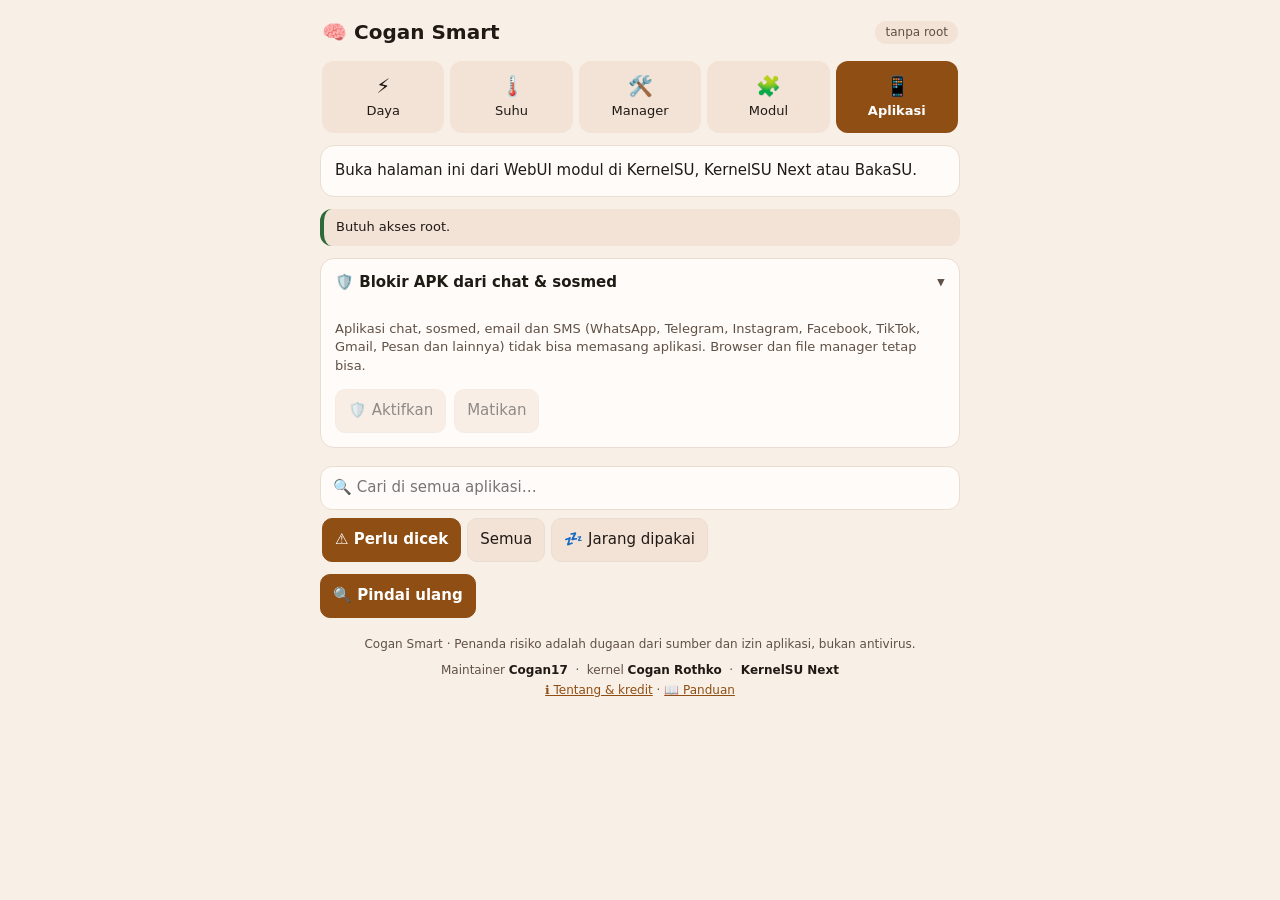
<file: modules/cogan-smart/webroot/apps.html>
<!doctype html>
<html lang="id">
<head>
<meta charset="utf-8">
<meta name="viewport" content="width=device-width, initial-scale=1, viewport-fit=cover">
<title>Cogan Smart · Aplikasi</title>
<link rel="stylesheet" href="theme.css?v=2.12.12">
<script src="i18n.js?v=2.12.12"></script>
<script>try { document.documentElement.dataset.theme = localStorage.getItem('cogan.theme') || ''; document.documentElement.dataset.dev = localStorage.getItem('cogan.dev') || ''; } catch (_) { /* storage off: follow the phone */ }</script>
<style>
  * { box-sizing: border-box; }
  body {
    margin: 0; background: var(--bg); color: var(--text);
    font: 15px/1.45 system-ui, -apple-system, "Segoe UI", Roboto, sans-serif;
    padding: calc(env(safe-area-inset-top, 0px) + 14px) 14px calc(env(safe-area-inset-bottom, 0px) + 24px);
  }
  main { max-width: 640px; margin: 0 auto; }
  header { display: flex; align-items: center; gap: 10px; margin: 4px 2px 14px; }
  header h1 { font-size: 20px; margin: 0; flex: 1; }
  .pill { font-size: 12px; padding: 3px 10px; border-radius: 99px; background: var(--chip); color: var(--muted); white-space: nowrap; }
  .card { background: var(--card); border: 1px solid var(--line); border-radius: 14px; padding: 14px; margin-bottom: 12px; }
  .muted { color: var(--muted); font-size: 13px; }
  .banner { font-size: 13px; padding: 9px 12px; border-radius: 12px; margin-bottom: 12px; background: var(--chip); border-left: 4px solid var(--ok); }
  .banner.warn { border-left-color: var(--warm); } .banner.bad { border-left-color: var(--hot); }
  .ok { color: var(--ok); } .warm { color: var(--warm); } .hot { color: var(--hot); }
  button {
    font: inherit; color: var(--text); background: var(--chip); border: 1px solid var(--line);
    border-radius: 10px; padding: 7px 12px; cursor: pointer; min-height: 44px;
  }
  button:disabled { opacity: .5; } button.danger { color: var(--hot); }
  button.primary { background: var(--accent); border-color: var(--accent); color: var(--on-accent); font-weight: 600; }
  .row { display: flex; gap: 8px; align-items: center; flex-wrap: wrap; margin-top: 10px; }
  h3 { font-size: 13px; margin: 12px 0 2px; color: var(--muted); font-weight: 600; }
  ul { margin: 4px 0; padding-left: 18px; font-size: 13px; } li { margin: 2px 0; overflow-wrap: anywhere; }
  code { font-size: 12px; overflow-wrap: anywhere; }
  .tag { display: inline-block; font-size: 12px; padding: 2px 8px; border-radius: 99px; background: var(--chip); margin: 2px 4px 2px 0; }
  .tag.l2 { color: var(--hot); } .tag.l1 { color: var(--warm); }
  .kernel-card > .muted { margin-top: 4px; }
  .kernel-value { font-size: 12px; overflow-wrap: anywhere; white-space: pre-wrap; }
  .hidden { display: none !important; }
  footer { text-align: center; color: var(--muted); font-size: 12px; margin-top: 18px; }

  button, summary { touch-action: manipulation; -webkit-tap-highlight-color: transparent; }
  button:active:not(:disabled) { filter: brightness(.92); }
  button:focus-visible, summary:focus-visible { outline: 2px solid var(--accent); outline-offset: 2px; }
  summary { min-height: 44px; padding: 11px 0; cursor: pointer; font-size: 13px; color: var(--accent); }
  details { margin-top: 4px; }
  details.fold { padding: 0 14px; margin-top: 0; }
  details.fold[open] { padding-bottom: 14px; }
  details.fold > summary { display: flex; align-items: center; gap: 8px; list-style: none; min-height: 48px; padding: 12px 0; font-size: 15px; font-weight: 600; color: var(--text); }
  details.fold > summary::-webkit-details-marker { display: none; }
  details.fold > summary > span:first-child { flex: 1; min-width: 0; overflow-wrap: anywhere; }
  details.fold > summary small { font-weight: 400; text-align: right; }
  details.fold > summary::after { content: '▸'; color: var(--muted); transition: transform .15s; }
  details.fold[open] > summary::after { transform: rotate(90deg); }
  .feedback { position: fixed; z-index: 20; bottom: calc(env(safe-area-inset-bottom, 0px) + 12px); left: 14px; right: 14px; max-width: 612px; margin: auto; padding: 10px 14px; border-radius: 12px; background: var(--text); color: var(--card); font-size: 13px; pointer-events: none; box-shadow: 0 3px 16px #0002; }
  .feedback.working::before { content: ''; display: inline-block; width: 12px; height: 12px; margin-right: 8px; vertical-align: -2px; border: 2px solid currentColor; border-right-color: transparent; border-radius: 50%; animation: cogan-spin .75s linear infinite; }
  @keyframes cogan-spin { to { transform: rotate(360deg); } }
  @media (prefers-reduced-motion: reduce) { .feedback.working::before { animation: none; } details.fold > summary::after { transition: none; } }
  .filters { display: flex; gap: 6px; flex-wrap: wrap; margin: 0 2px 12px; }
  .find { position: sticky; top: 0; z-index: 5; background: var(--bg); padding: 6px 0 8px; }
  .find input { width: 100%; font: inherit; color: var(--text); background: var(--card); border: 1px solid var(--line); border-radius: 12px; padding: 10px 12px; min-height: 44px; }
  .find input:focus-visible { outline: 2px solid var(--accent); outline-offset: 1px; }
  .filters button[aria-pressed="true"] { background: var(--accent); border-color: var(--accent); color: var(--on-accent); font-weight: 600; }
  .facts { font-size: 13px; margin: 6px 0; } .facts div { margin: 2px 0; }
</style>
</head>
<body>
<main>
  <header>
    <h1>🧠 Cogan Smart</h1>
    <span id="state" class="pill">…</span>
  </header>
  <nav class="tabs" aria-label="Bagian"><a href="index.html"><span class="tab-icon" aria-hidden="true">⚡</span><span class="tab-label">Daya</span></a><a href="thermal.html"><span class="tab-icon" aria-hidden="true">🌡️</span><span class="tab-label">Suhu</span></a><a href="manager.html"><span class="tab-icon" aria-hidden="true">🛠️</span><span class="tab-label">Manager</span></a><a href="modules.html"><span class="tab-icon" aria-hidden="true">🧩</span><span class="tab-label">Modul</span></a><a href="apps.html" aria-current="page"><span class="tab-icon" aria-hidden="true">📱</span><span class="tab-label">Aplikasi</span></a></nav>

  <div id="noksu" class="card hidden">Buka halaman ini dari WebUI modul di KernelSU, KernelSU Next atau BakaSU.</div>
  <section id="readError" class="card hidden" role="alert">
    <b class="hot">Data belum berhasil dibaca</b>
    <p id="readErrorText" class="muted" style="overflow-wrap:anywhere"></p>
  </section>
  <div id="summary" class="banner">Memindai aplikasi…</div>
  <div id="scanNote" class="muted hidden" style="margin:-4px 4px 12px"></div>

  <details class="card fold" id="blockCard" open>
    <summary><span>🛡️ Blokir APK dari chat &amp; sosmed</span><small class="muted" id="blockBrief"></small></summary>
    <p class="muted">Aplikasi chat, sosmed, email dan SMS (WhatsApp, Telegram, Instagram, Facebook, TikTok, Gmail, Pesan dan lainnya) tidak bisa memasang aplikasi. Browser dan file manager tetap bisa.</p>
    <p id="blockInfo" class="muted"></p>
    <div class="row"><button id="blockOn" data-action disabled>🛡️ Aktifkan</button><button id="blockOff" data-action disabled>Matikan</button></div>
  </details>

  <div class="find"><input id="appSearch" type="search" aria-label="Cari aplikasi" placeholder="🔍 Cari di semua aplikasi…" autocomplete="off" spellcheck="false"></div>
  <div class="filters" role="group" aria-label="Tampilkan">
    <button data-filter="risk" aria-pressed="true">⚠️ Perlu dicek</button><button data-filter="all" aria-pressed="false">Semua</button><button data-filter="idle" aria-pressed="false">💤 Jarang dipakai</button>
  </div>
  <div id="apps"></div>

  <div class="row"><button id="rescan" class="primary" data-action>🔍 Pindai ulang</button></div>
  <footer>Cogan Smart · Penanda risiko adalah dugaan dari sumber dan izin aplikasi, bukan antivirus.</footer>
<p class="credit">Maintainer <b>Cogan17</b> &nbsp;·&nbsp; kernel <b>Cogan Rothko</b> &nbsp;·&nbsp; <b>KernelSU Next</b><br><a href="about.html">ℹ️ Tentang &amp; kredit</a> · <a href="guide.html">📖 Panduan</a></p>
</main>

<div id="actionStatus" class="feedback hidden" role="status" aria-live="polite"></div>
<script src="client.js?v=2.12.12"></script>
<script>
// Aplikasi (owner 2026-10-29): what user apps do, removal down to the roots, and the APK block for chat apps.
const confirm = value => window.confirm(CoganI18n.t(value));
const REPORT = '/data/adb/modules/cogan_smart/apps/report.sh';
const RISK = [['✅', 'tidak ada tanda bahaya', 'ok'], ['⚠️', 'perlu dicek', 'warm'], ['⛔', 'berbahaya', 'hot']];
const SOURCE = {store: 'toko aplikasi', chat: 'file APK dari chat/sosmed', file: 'file APK (browser atau file manager)',
  restore: 'pemulihan cadangan', adb: 'ADB / komputer', unknown: 'tidak diketahui'};
const PERM = {sms: ['Baca SMS (kode OTP)', 2], a11y: ['Aksesibilitas: bisa membaca dan menekan layar', 2],
  admin: ['Admin perangkat: sulit dihapus', 2], notif: ['Baca semua notifikasi', 1], overlay: ['Tampil di atas aplikasi lain', 1],
  install: ['Boleh memasang aplikasi', 1], hidden: ['Ikon disembunyikan', 1]};
const ACCESS = {cam: 'Kamera', mic: 'Mikrofon', loc: 'Lokasi', sms: 'SMS', contacts: 'Kontak', calls: 'Telepon', clip: 'Clipboard'};
const NAMES = {'com.whatsapp': 'WhatsApp', 'com.whatsapp.w4b': 'WhatsApp Business', 'org.telegram.messenger': 'Telegram'};
const $ = id => document.getElementById(id);
// quick: status, whitelist and the block switch on their own queue, so they never wait behind a full scan.
const UI = CoganUI, api = UI.create(REPORT), quick = UI.create(REPORT);
const opened = new Set(), labels = new Map();
let feedbackTimer, data = null, actionRunning = false, filter = 'risk', block = null, sources = [], query = '';
try { filter = localStorage.getItem('cogan.apps.filter') || 'risk'; } catch (_) { /* storage off */ }

function esc(s) { return String(s).replace(/[&<>"']/g, c => ({'&': '&amp;', '<': '&lt;', '>': '&gt;', '"': '&quot;', "'": '&#39;'})[c]); }
function toast(msg) { UI.text('actionStatus', msg); $('actionStatus').classList.remove('hidden'); clearTimeout(feedbackTimer); feedbackTimer = setTimeout(() => { if (!$('actionStatus').classList.contains('working')) $('actionStatus').classList.add('hidden'); }, 6000); }
window.addEventListener('unhandledrejection', e => { toast('Gagal: ' + (e.reason && e.reason.message || e.reason)); e.preventDefault(); });
const name = p => labels.get(p) || NAMES[p] || p;
function ago(sec) {
  return sec < 60 ? 'baru saja' : sec < 3600 ? `${Math.floor(sec / 60)} menit lalu` : sec < 86400 ? `${Math.floor(sec / 3600)} jam lalu` : `${Math.floor(sec / 86400)} hari lalu`;
}
function bytes(n) { return n < 1024 ? n + ' B' : n < 1048576 ? (n / 1024).toFixed(1) + ' KB' : n < 1073741824 ? (n / 1048576).toFixed(1) + ' MB' : (n / 1073741824).toFixed(2) + ' GB'; }
const idleDays = a => a.used > 0 ? Math.floor((data.scanned_at - a.used) / 86400) : -1;
const button = (act, p, label, cls = '') => `<button data-action data-act="${act}" data-p="${esc(p)}"${cls ? ` class="${cls}"` : ''}>${label}</button>`;
// The root manager knows app names (KernelSU Next and BakaSU: ksu.getPackagesInfo); without it the package name stays.
function learnLabels(list) {
  if (typeof ksu === 'undefined' || typeof ksu.getPackagesInfo !== 'function') return;
  try {
    for (const info of JSON.parse(ksu.getPackagesInfo(JSON.stringify(list.filter(p => !labels.has(p)))))) {
      if (info && !info.error && info.appLabel) labels.set(info.packageName, info.appLabel);
    }
  } catch (_) { /* names stay as package names */ }
}

function appCard(a) {
  const risk = RISK[a.risk], key = 'app:' + a.p, idle = idleDays(a);
  const badge = a.core || a.trusted ? '🛡️' : risk[0];
  const status = a.core ? 'Root manager · dilindungi' : a.trusted ? 'Di whitelist · dipercaya' : risk[1];
  const from = a.src === 'chat' ? `file APK dari ${name(a.from)}` : SOURCE[a.src];
  const access = Object.entries(a.acc).sort((x, y) => x[1] - y[1]).map(([k, s]) => `${ACCESS[k]} ${ago(s)}`);
  // Android reports the date as it is; one before Android existed (owner 29 Oct: Netflix 1999-12-31) is not a real install.
  const inst = a.inst.slice(0, 10), oddDate = inst && inst < '2008-09-23';
  const facts = [`Sumber: ${from}`, oddDate ? `Dipasang: ${inst} (tanggal tidak wajar dari Android; biasanya aplikasi bawaan HP)` : inst ? `Dipasang: ${inst}` : '',
    idle >= 0 ? (idle ? `Terakhir dipakai: ${idle} hari lalu` : 'Terakhir dipakai: hari ini') : 'Terakhir dipakai: tidak tercatat',
    a.run ? 'Sedang berjalan' : '',
    a.net >= 0 ? `Internet 7 hari: ${bytes(a.net)}` : '', a.bat >= 0 ? `Baterai sejak cas penuh: ${a.bat} mAh` : ''].filter(Boolean);
  const perms = a.perms.map(k => `<span class="tag l${PERM[k][1]}">${PERM[k][0]}</span>`).join('');
  let actions = '';
  if (a.core) actions = '<span class="muted">Dilindungi: aplikasi root manager.</span>';
  else {
    actions = a.trusted ? button('untrust', a.p, 'Lepas dari whitelist') : button('trust', a.p, '🛡️ Percaya');
    if (!a.trusted) actions += button('remove', a.p, '🗑 Hapus sampai akar', 'danger');
  }
  return `<details class="card fold" data-key="${esc(key)}"${opened.has(key) ? ' open' : ''}>
    <summary><span><span aria-hidden="true">${badge}</span> <span translate="no">${esc(name(a.p))}</span></span><small class="muted">${a.run ? '● ' : ''}${esc(a.src === 'chat' ? name(a.from) : '')}</small></summary>
    <div class="muted dev"><code>${esc(a.p)}</code>${a.from ? ` · dari <code>${esc(a.from)}</code>` : ''}</div>
    <div class="${a.core || a.trusted ? 'ok' : risk[2]}">${status}</div>
    <div>${perms}</div>
    <div class="facts">${facts.map(f => `<div>${esc(f)}</div>`).join('')}</div>
    <h3>👁️ Gerak-gerik</h3>
    <div class="muted">${access.length ? esc(access.join(' · ')) : 'Tidak ada akses kamera, mikrofon, lokasi, SMS, kontak, telepon atau clipboard yang tercatat.'}</div>
    <div class="row">${actions}</div>
  </details>`;
}

function render(d) {
  data = d;
  learnLabels(d.apps.map(a => a.p).concat(d.block.sources));
  const counted = r => d.apps.filter(a => !a.trusted && !a.core && a.risk === r).length;
  const danger = counted(2), warn = counted(1);
  $('summary').className = 'banner' + (danger ? ' bad' : warn ? ' warn' : '');
  UI.html('summary', `📱 <b>${d.apps.length} aplikasi</b> · <span class="hot">${danger} berbahaya</span> · <span class="warm">${warn} perlu dicek</span>`
    + (d.missing.length ? `<br><span class="muted">Belum terbaca: ${esc(d.missing.join(', '))}</span>` : ''));
  UI.text('state', danger ? `⛔ ${danger} berbahaya` : warn ? `⚠️ ${warn} perlu dicek` : '✅ aman');
  $('state').className = 'pill ' + (danger ? 'hot' : warn ? 'warm' : 'ok');
  sources = d.block.sources;
  if (block) renderBlock(block);
  for (const f of document.querySelectorAll('[data-filter]')) f.setAttribute('aria-pressed', String(f.dataset.filter === filter));
  // Search looks through every app, by name or package, whatever list is chosen (owner 29 Oct).
  const found = a => name(a.p).toLowerCase().includes(query) || a.p.toLowerCase().includes(query);
  const shown = d.apps.filter(a => query ? found(a) : filter === 'all' || (filter === 'risk' ? a.risk > 0 && !a.trusted : idleDays(a) >= 7))
    .sort((x, y) => (y.risk - x.risk) || (filter === 'idle' ? idleDays(y) - idleDays(x) : 0) || name(x.p).localeCompare(name(y.p)));
  UI.html('apps', shown.length ? shown.map(appCard).join('')
    : `<div class="card muted">${query ? `Tidak ada aplikasi yang cocok dengan "${esc(query)}".` : filter === 'risk' ? 'Tidak ada aplikasi yang perlu dicek. 👍' : filter === 'idle' ? 'Tidak ada aplikasi yang tidak dipakai 7 hari atau lebih.' : 'Belum ada aplikasi.'}</div>`);
}

// The block card follows its own light status read, never a cached or failed scan (audit 29 Oct): until that read
// answers, both buttons stay disabled.
function renderBlock(b) {
  block = b;
  const now = Math.floor(Date.now() / 1000);
  UI.text('blockBrief', !b.on ? 'mati' : b.query_ok === 0 ? 'aktif · izin tidak terbaca' : b.running ? 'aktif' : 'aktif · menunggu');
  UI.text('blockInfo', [data ? (sources.length ? 'Terpasang: ' + sources.map(name).join(', ') : 'Tidak ada aplikasi chat/sosmed/email/SMS yang dikenal.') : '',
    ...b.events.slice().reverse().slice(0, 3).map(e => `${e.ok === 0 ? '⚠️ Gagal dicabut' : 'Dicabut'}: ${name(e.p)} ${ago(now - e.at)}`)].filter(Boolean).join('\n'));
  $('blockInfo').style.whiteSpace = 'pre-line';
  $('blockOn').disabled = !!b.on; $('blockOff').disabled = !b.on;
}
function blockUnknown() { block = null; UI.text('blockBrief', 'status belum terbaca'); $('blockOn').disabled = $('blockOff').disabled = true; }
async function readStatus() {
  const s = await quick.report('status');
  renderBlock(s.block);
  if (data) { const t = new Set(s.trusted); for (const a of data.apps) a.trusted = t.has(a.p) ? 1 : 0; render(data); }
}
function scanFailed(err) {
  UI.text('readErrorText', err.message); $('readError').classList.remove('hidden'); note('');
  if (!data) UI.text('summary', 'Pemindaian gagal.');
}
async function scan() {
  const mark = api.revision, d = await api.report('scan', {background: true});
  if (mark !== api.revision) return;
  $('readError').classList.add('hidden'); render(d); note('');
}
function note(text) { UI.text('scanNote', text); $('scanNote').classList.toggle('hidden', !text); }
async function run(target, message, task) {
  if (actionRunning) return;
  actionRunning = true;
  try { await UI.action(target, message, task); }
  catch (err) { toast('Gagal: ' + err.message); }
  finally { actionRunning = false; }
}
function setup() {
  $('appSearch').placeholder = CoganI18n.t('🔍 Cari di semua aplikasi…');
  $('appSearch').oninput = () => { query = $('appSearch').value.trim().toLowerCase(); if (data) render(data); };
  UI.folds();
  $('rescan').onclick = () => run($('rescan'), 'Memindai aplikasi…', async () => { await scan(); toast('Pemindaian selesai'); });
  // The action reports itself; a scan that fails afterwards shows its own error and does not undo the toast.
  $('blockOn').onclick = () => run($('blockOn'), 'Mengaktifkan blokir…', async () => { await quick.report('block on'); await readStatus().catch(blockUnknown); toast('Blokir APK aktif'); scan().catch(scanFailed); });
  $('blockOff').onclick = () => { if (confirm('Matikan blokir? Izin yang sudah dicabut tidak dikembalikan. Aplikasi chat, sosmed, email dan SMS bisa diizinkan lagi di Pengaturan.')) run($('blockOff'), 'Mematikan blokir…', async () => { await quick.report('block off'); await readStatus().catch(blockUnknown); toast('Blokir APK mati'); scan().catch(scanFailed); }); };
  for (const f of document.querySelectorAll('[data-filter]')) f.onclick = () => {
    filter = f.dataset.filter;
    try { localStorage.setItem('cogan.apps.filter', filter); } catch (_) { /* storage off */ }
    if (data) render(data);
  };
  $('apps').addEventListener('toggle', e => {
    const key = e.target.dataset?.key;
    if (key) e.target.open ? opened.add(key) : opened.delete(key);
  }, true);
  $('apps').addEventListener('click', e => {
    const target = e.target.closest('[data-act]');
    if (!target || target.disabled || !data) return;
    const act = target.dataset.act, p = target.dataset.p;
    if (act === 'remove' && !confirm([`Hapus ${name(p)} sampai ke akar?`, '',
      '• Admin perangkat dilepas (bila ada)', '• Aplikasi dihentikan dan dihapus dari semua pengguna (termasuk Aplikasi Ganda dan Ruang Kedua)',
      '• Sisa data dan file APK yang sama di penyimpanan ikut dihapus', '', 'Tidak bisa dibatalkan.'].join('\n'))) return;
    const label = {trust: 'Menambah ke whitelist…', untrust: 'Melepas dari whitelist…', remove: 'Menghapus sampai akar…'}[act];
    if (act !== 'remove') return run(target, label, async () => {   // the card changes at once; no rescan
      await quick.report(act + ' ' + p);
      const a = data.apps.find(x => x.p === p);
      if (a) a.trusted = act === 'trust' ? 1 : 0;
      render(data); toast(act === 'trust' ? 'Masuk whitelist' : 'Dilepas dari whitelist');
    });
    run(target, label, async () => {
      const r = await api.report('remove ' + p);
      toast(`Dihapus: admin dilepas ${r.admins} · sisa folder ${r.leftovers} · file APK ${r.apks.length}`);
      scan().catch(scanFailed);
    });
  });
}

setup();
if (typeof ksu === 'undefined') { $('noksu').classList.remove('hidden'); UI.text('state', 'tanpa root'); UI.text('summary', 'Butuh akses root.'); }
else {
  // The last scan at once; a full scan reads several system dumps, so a recent one is not repeated on each visit.
  const last = api.cached('scan'), age = last ? Date.now() - last.at : Infinity;
  try { if (last) render(last.data); } catch (_) { /* older format: wait for the scan */ }
  readStatus().catch(blockUnknown);   // also brings the cached list's whitelist up to date
  if (age < 120000) note(`Hasil pindaian ${Math.round(age / 1000)} dtk lalu · tekan Pindai ulang untuk memperbarui.`);
  else {
    if (last) note('↻ Memindai ulang… (sementara menampilkan hasil sebelumnya)');
    scan().catch(scanFailed);
  }
}
</script>
</body>
</html>
</file>
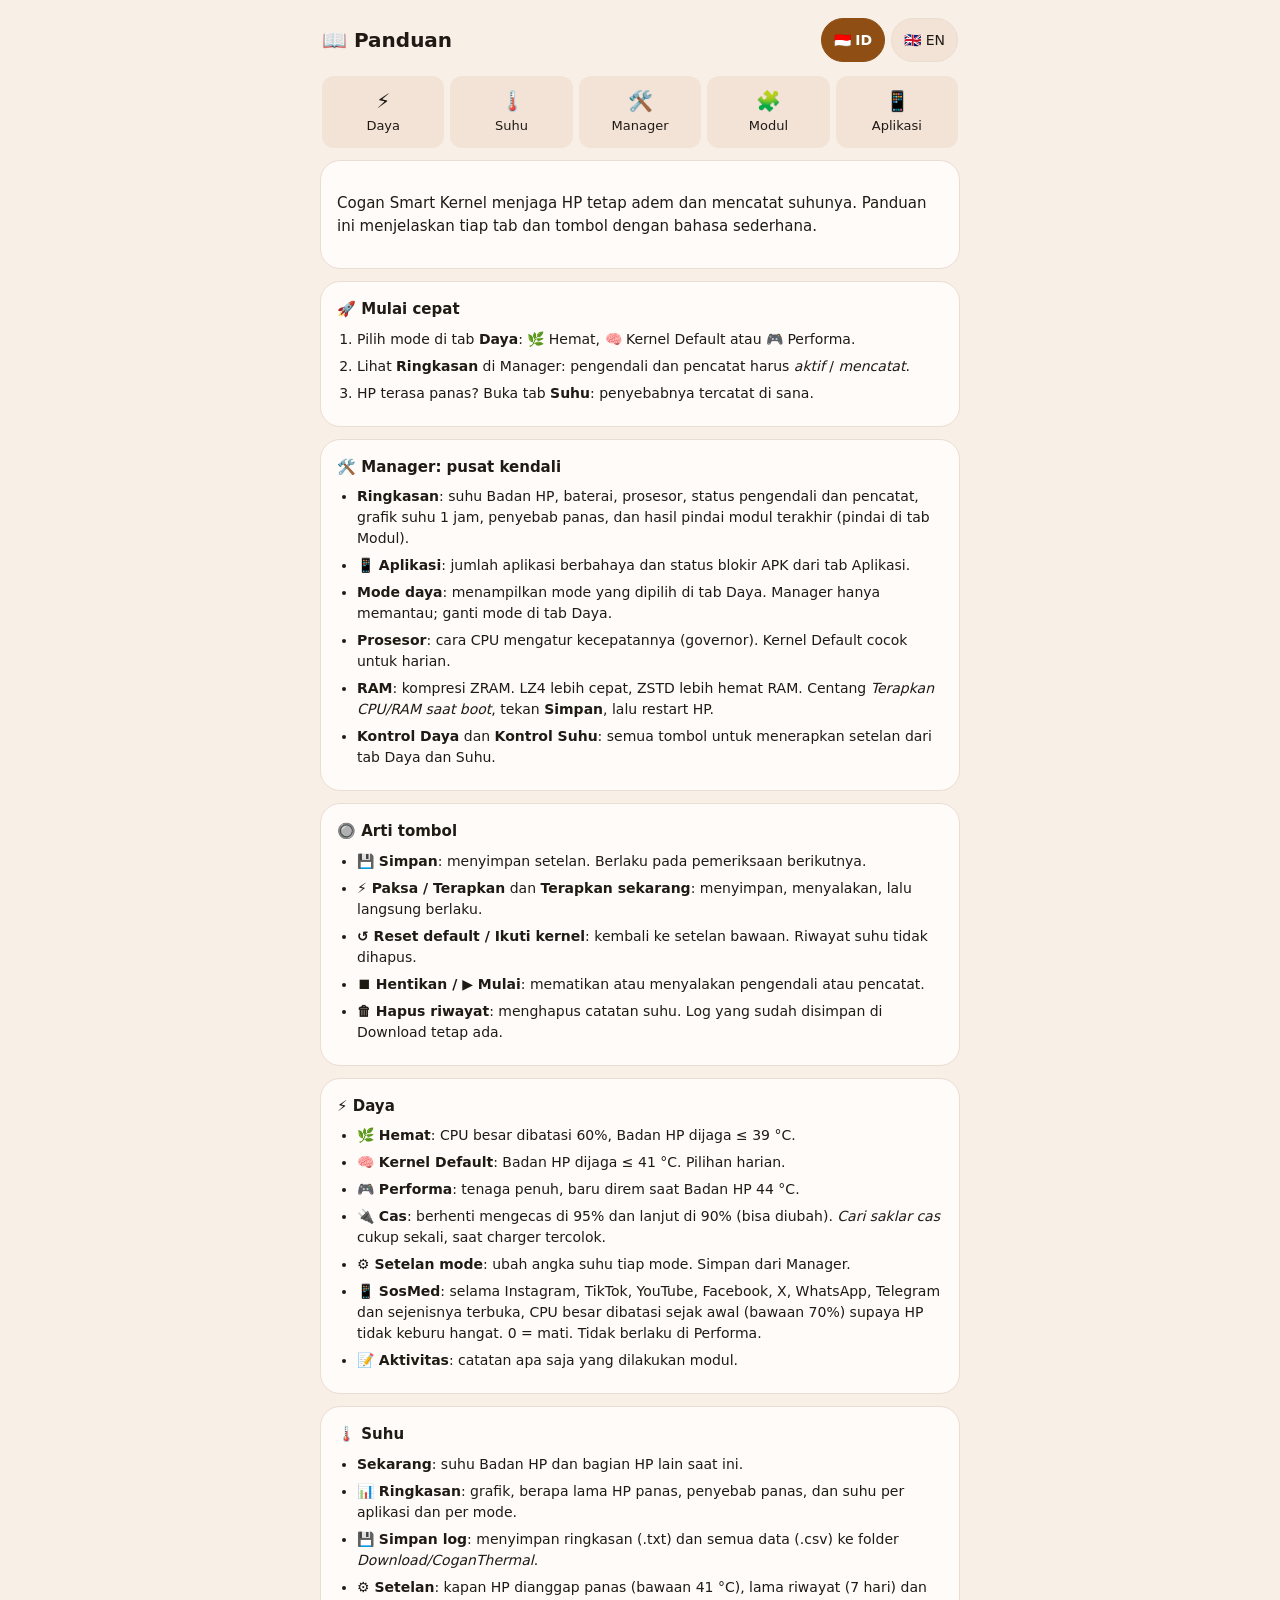
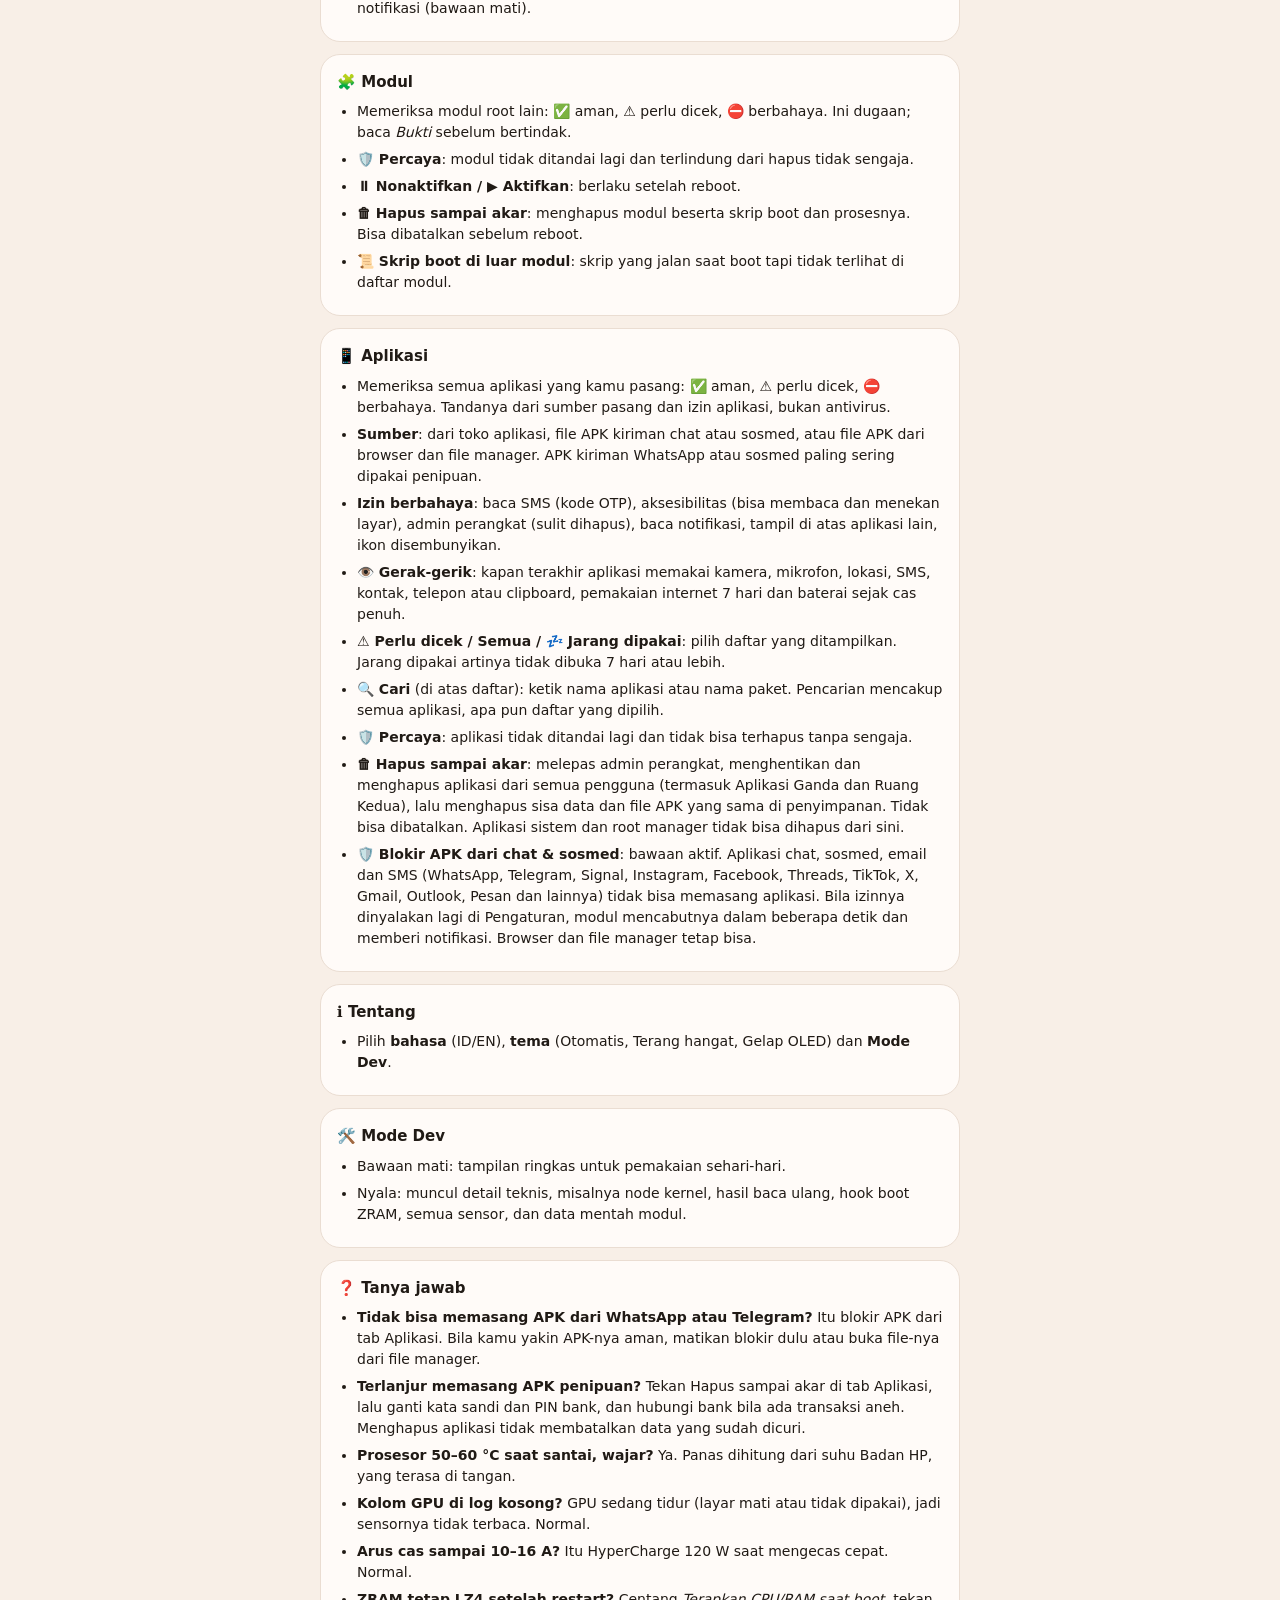
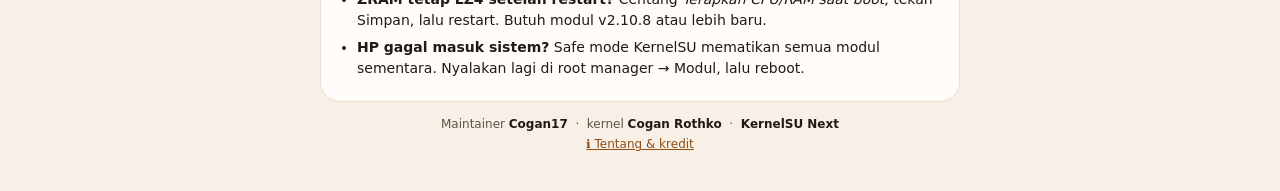
<file: modules/cogan-smart/webroot/guide.html>
<!doctype html>
<html lang="id">
<head>
<meta charset="utf-8">
<meta name="viewport" content="width=device-width, initial-scale=1, viewport-fit=cover">
<title>Cogan Smart · Panduan</title>
<link rel="stylesheet" href="theme.css?v=2.12.12">
<script src="i18n.js?v=2.12.12"></script>
<script>try { document.documentElement.dataset.theme = localStorage.getItem('cogan.theme') || ''; document.documentElement.dataset.dev = localStorage.getItem('cogan.dev') || ''; document.documentElement.lang = localStorage.getItem('cogan.lang') || 'id'; } catch (_) { /* storage off: defaults */ }</script>
<style>
  * { box-sizing: border-box; }
  body {
    margin: 0; background: var(--bg); color: var(--text);
    font: 15px/1.5 system-ui, -apple-system, "Segoe UI", Roboto, sans-serif;
    padding: calc(env(safe-area-inset-top, 0px) + 14px) 14px calc(env(safe-area-inset-bottom, 0px) + 24px);
  }
  main { max-width: 640px; margin: 0 auto; }
  header { display: flex; align-items: center; gap: 10px; margin: 4px 2px 14px; }
  header h1 { font-size: 20px; margin: 0; flex: 1; }
  .card { background: var(--card); border: 1px solid var(--line); border-radius: 20px; padding: 16px; margin-bottom: 12px; }
  .card h2 { font-size: 15px; margin: 0 0 8px; }
  .muted { color: var(--muted); font-size: 13px; }
  .ok { color: var(--ok); }
  .hero { text-align: center; padding: 22px 16px; }
  .hero .logo { font-size: 48px; line-height: 1; }
  .hero h2 { font-size: 22px; margin: 10px 0 2px; }
  .hero code { background: var(--chip); padding: 2px 8px; border-radius: 99px; }
  .seg { display: flex; gap: 6px; flex-wrap: wrap; }
  .seg button {
    flex: 1; min-height: 44px; font: inherit; font-size: 14px; color: var(--text); background: var(--chip);
    border: 1px solid var(--line); border-radius: 99px; padding: 8px 12px; cursor: pointer;
  }
  .seg button[aria-pressed="true"] { background: var(--accent); border-color: var(--accent); color: var(--on-accent); font-weight: 600; }
  .lang button { flex: 0 0 auto; padding: 6px 12px; white-space: nowrap; }
  .seg button:focus-visible { outline: 2px solid var(--accent); outline-offset: 2px; }
  table { width: 100%; border-collapse: collapse; font-size: 13px; }
  td { padding: 7px 4px; border-bottom: 1px solid var(--line); vertical-align: top; }
  tr:last-child td { border-bottom: 0; }
  td:first-child { font-weight: 600; white-space: nowrap; padding-right: 10px; }
  code { font-size: 12px; overflow-wrap: anywhere; }
  ul { margin: 4px 0; padding-left: 18px; font-size: 14px; } li { margin: 3px 0; }
  /* Indonesian first; English when chosen */
  html:not([lang="en"]) [lang="en"], html[lang="en"] [lang="id"] { display: none !important; }
  ol, ul { margin: 4px 0; padding-left: 20px; font-size: 14px; } li { margin: 6px 0; line-height: 1.5; }
  a { color: var(--accent); }
</style>
</head>
<body>
<main>
  <header>
    <h1>📖 Panduan</h1>
    <div class="seg lang" role="group" aria-label="Bahasa / Language">
      <button data-lang="id">🇮🇩 ID</button><button data-lang="en">🇬🇧 EN</button>
    </div>
  </header>
  <nav class="tabs" aria-label="Bagian"><a href="index.html"><span class="tab-icon" aria-hidden="true">⚡</span><span class="tab-label">Daya</span></a><a href="thermal.html"><span class="tab-icon" aria-hidden="true">🌡️</span><span class="tab-label">Suhu</span></a><a href="manager.html"><span class="tab-icon" aria-hidden="true">🛠️</span><span class="tab-label">Manager</span></a><a href="modules.html"><span class="tab-icon" aria-hidden="true">🧩</span><span class="tab-label">Modul</span></a><a href="apps.html"><span class="tab-icon" aria-hidden="true">📱</span><span class="tab-label">Aplikasi</span></a></nav>
  <section class="card">
    <p lang="id">Cogan Smart Kernel menjaga HP tetap adem dan mencatat suhunya. Panduan ini menjelaskan tiap tab dan tombol dengan bahasa sederhana.</p>
    <p lang="en">Cogan Smart Kernel keeps the phone cool and records its temperature. This guide explains every tab and button in plain words.</p>
  </section>
  <section class="card">
    <h2 lang="id">🚀 Mulai cepat</h2>
    <h2 lang="en">🚀 Quick start</h2>
    <ol lang="id"><li>Pilih mode di tab <b>Daya</b>: 🌿 Hemat, 🧠 Kernel Default atau 🎮 Performa.</li><li>Lihat <b>Ringkasan</b> di Manager: pengendali dan pencatat harus <i>aktif</i> / <i>mencatat</i>.</li><li>HP terasa panas? Buka tab <b>Suhu</b>: penyebabnya tercatat di sana.</li></ol>
    <ol lang="en"><li>Choose a mode in the <b>Power</b> tab: 🌿 Power saver, 🧠 Kernel Default or 🎮 Performance.</li><li>Check the <b>Summary</b> in Manager: the controller and recorder should be <i>active</i> / <i>recording</i>.</li><li>Phone feels hot? Open the <b>Temperature</b> tab: the cause is recorded there.</li></ol>
  </section>
  <section class="card">
    <h2 lang="id">🛠️ Manager: pusat kendali</h2>
    <h2 lang="en">🛠️ Manager: the control centre</h2>
    <ul lang="id"><li><b>Ringkasan</b>: suhu Badan HP, baterai, prosesor, status pengendali dan pencatat, grafik suhu 1 jam, penyebab panas, dan hasil pindai modul terakhir (pindai di tab Modul).</li><li><b>📱 Aplikasi</b>: jumlah aplikasi berbahaya dan status blokir APK dari tab Aplikasi.</li><li><b>Mode daya</b>: menampilkan mode yang dipilih di tab Daya. Manager hanya memantau; ganti mode di tab Daya.</li><li><b>Prosesor</b>: cara CPU mengatur kecepatannya (governor). Kernel Default cocok untuk harian.</li><li><b>RAM</b>: kompresi ZRAM. LZ4 lebih cepat, ZSTD lebih hemat RAM. Centang <i>Terapkan CPU/RAM saat boot</i>, tekan <b>Simpan</b>, lalu restart HP.</li><li><b>Kontrol Daya</b> dan <b>Kontrol Suhu</b>: semua tombol untuk menerapkan setelan dari tab Daya dan Suhu.</li></ul>
    <ul lang="en"><li><b>Summary</b>: phone body, battery and processor temperature, controller and recorder status, a 1-hour temperature chart, the heat cause and the last module scan (scan in the Modules tab).</li><li><b>📱 Apps</b>: how many apps are dangerous and the APK block status, from the Apps tab.</li><li><b>Power mode</b>: shows the mode chosen in the Power tab. Manager only watches it; change the mode in the Power tab.</li><li><b>Processor</b>: how the CPU sets its speed (governor). Kernel Default suits everyday use.</li><li><b>RAM</b>: ZRAM compression. LZ4 is faster, ZSTD saves more RAM. Tick <i>Apply CPU/RAM at boot</i>, tap <b>Save</b>, then restart the phone.</li><li><b>Power controls</b> and <b>Temperature controls</b>: every button that applies the settings of the Power and Temperature tabs.</li></ul>
  </section>
  <section class="card">
    <h2 lang="id">🔘 Arti tombol</h2>
    <h2 lang="en">🔘 What the buttons do</h2>
    <ul lang="id"><li><b>💾 Simpan</b>: menyimpan setelan. Berlaku pada pemeriksaan berikutnya.</li><li><b>⚡ Paksa / Terapkan</b> dan <b>Terapkan sekarang</b>: menyimpan, menyalakan, lalu langsung berlaku.</li><li><b>↺ Reset default / Ikuti kernel</b>: kembali ke setelan bawaan. Riwayat suhu tidak dihapus.</li><li><b>⏹ Hentikan / ▶ Mulai</b>: mematikan atau menyalakan pengendali atau pencatat.</li><li><b>🗑 Hapus riwayat</b>: menghapus catatan suhu. Log yang sudah disimpan di Download tetap ada.</li></ul>
    <ul lang="en"><li><b>💾 Save</b>: stores the settings. They take effect at the next check.</li><li><b>⚡ Force / Apply</b> and <b>Apply now</b>: saves, starts and applies at once.</li><li><b>↺ Reset defaults / Follow kernel</b>: back to the default settings. Temperature history is kept.</li><li><b>⏹ Stop / ▶ Start</b>: turns the controller or recorder off or on.</li><li><b>🗑 Clear history</b>: deletes the temperature records. Logs already saved in Download stay.</li></ul>
  </section>
  <section class="card">
    <h2 lang="id">⚡ Daya</h2>
    <h2 lang="en">⚡ Power</h2>
    <ul lang="id"><li><b>🌿 Hemat</b>: CPU besar dibatasi 60%, Badan HP dijaga ≤ 39 °C.</li><li><b>🧠 Kernel Default</b>: Badan HP dijaga ≤ 41 °C. Pilihan harian.</li><li><b>🎮 Performa</b>: tenaga penuh, baru direm saat Badan HP 44 °C.</li><li><b>🔌 Cas</b>: berhenti mengecas di 95% dan lanjut di 90% (bisa diubah). <i>Cari saklar cas</i> cukup sekali, saat charger tercolok.</li><li><b>⚙️ Setelan mode</b>: ubah angka suhu tiap mode. Simpan dari Manager.</li><li><b>📱 SosMed</b>: selama Instagram, TikTok, YouTube, Facebook, X, WhatsApp, Telegram dan sejenisnya terbuka, CPU besar dibatasi sejak awal (bawaan 70%) supaya HP tidak keburu hangat. 0 = mati. Tidak berlaku di Performa.</li><li><b>📝 Aktivitas</b>: catatan apa saja yang dilakukan modul.</li></ul>
    <ul lang="en"><li><b>🌿 Power saver</b>: big CPU capped at 60%, phone body kept ≤ 39 °C.</li><li><b>🧠 Kernel Default</b>: phone body kept ≤ 41 °C. The everyday choice.</li><li><b>🎮 Performance</b>: full power, held back only at a 44 °C phone body.</li><li><b>🔌 Charging</b>: stops at 95% and resumes at 90% (adjustable). <i>Detect charging switch</i> once, with the charger plugged in.</li><li><b>⚙️ Mode settings</b>: change each mode's temperature. Save from Manager.</li><li><b>📱 Social media</b>: while Instagram, TikTok, YouTube, Facebook, X, WhatsApp, Telegram and the like are open, the big cores are capped from the start (70% by default) so the phone does not warm up first. 0 = off. Not in Performance.</li><li><b>📝 Activity</b>: a record of what the module did.</li></ul>
  </section>
  <section class="card">
    <h2 lang="id">🌡️ Suhu</h2>
    <h2 lang="en">🌡️ Temperature</h2>
    <ul lang="id"><li><b>Sekarang</b>: suhu Badan HP dan bagian HP lain saat ini.</li><li><b>📊 Ringkasan</b>: grafik, berapa lama HP panas, penyebab panas, dan suhu per aplikasi dan per mode.</li><li><b>💾 Simpan log</b>: menyimpan ringkasan (.txt) dan semua data (.csv) ke folder <i>Download/CoganThermal</i>.</li><li><b>⚙️ Setelan</b>: kapan HP dianggap panas (bawaan 41 °C), lama riwayat (7 hari) dan notifikasi (bawaan mati).</li></ul>
    <ul lang="en"><li><b>Now</b>: the phone body and other parts right now.</li><li><b>📊 Summary</b>: chart, how long the phone was hot, the heat causes, and temperature per app and per mode.</li><li><b>💾 Save logs</b>: saves the summary (.txt) and all data (.csv) to the <i>Download/CoganThermal</i> folder.</li><li><b>⚙️ Settings</b>: when the phone counts as hot (default 41 °C), how long history is kept (7 days) and notifications (off by default).</li></ul>
  </section>
  <section class="card">
    <h2 lang="id">🧩 Modul</h2>
    <h2 lang="en">🧩 Modules</h2>
    <ul lang="id"><li>Memeriksa modul root lain: ✅ aman, ⚠️ perlu dicek, ⛔ berbahaya. Ini dugaan; baca <i>Bukti</i> sebelum bertindak.</li><li><b>🛡️ Percaya</b>: modul tidak ditandai lagi dan terlindung dari hapus tidak sengaja.</li><li><b>⏸ Nonaktifkan / ▶ Aktifkan</b>: berlaku setelah reboot.</li><li><b>🗑 Hapus sampai akar</b>: menghapus modul beserta skrip boot dan prosesnya. Bisa dibatalkan sebelum reboot.</li><li><b>📜 Skrip boot di luar modul</b>: skrip yang jalan saat boot tapi tidak terlihat di daftar modul.</li></ul>
    <ul lang="en"><li>Checks other root modules: ✅ safe, ⚠️ needs a look, ⛔ dangerous. These are guesses; read the <i>Evidence</i> before acting.</li><li><b>🛡️ Trust</b>: the module is no longer flagged and is protected from accidental removal.</li><li><b>⏸ Disable / ▶ Enable</b>: takes effect after a reboot.</li><li><b>🗑 Remove completely</b>: removes the module with its boot scripts and processes. Can be undone before rebooting.</li><li><b>📜 Boot scripts outside modules</b>: scripts that run at boot but are not in the module list.</li></ul>
  </section>
  <section class="card">
    <h2 lang="id">📱 Aplikasi</h2>
    <h2 lang="en">📱 Apps</h2>
    <ul lang="id"><li>Memeriksa semua aplikasi yang kamu pasang: ✅ aman, ⚠️ perlu dicek, ⛔ berbahaya. Tandanya dari sumber pasang dan izin aplikasi, bukan antivirus.</li><li><b>Sumber</b>: dari toko aplikasi, file APK kiriman chat atau sosmed, atau file APK dari browser dan file manager. APK kiriman WhatsApp atau sosmed paling sering dipakai penipuan.</li><li><b>Izin berbahaya</b>: baca SMS (kode OTP), aksesibilitas (bisa membaca dan menekan layar), admin perangkat (sulit dihapus), baca notifikasi, tampil di atas aplikasi lain, ikon disembunyikan.</li><li><b>👁️ Gerak-gerik</b>: kapan terakhir aplikasi memakai kamera, mikrofon, lokasi, SMS, kontak, telepon atau clipboard, pemakaian internet 7 hari dan baterai sejak cas penuh.</li><li><b>⚠️ Perlu dicek / Semua / 💤 Jarang dipakai</b>: pilih daftar yang ditampilkan. Jarang dipakai artinya tidak dibuka 7 hari atau lebih.</li><li><b>🔍 Cari</b> (di atas daftar): ketik nama aplikasi atau nama paket. Pencarian mencakup semua aplikasi, apa pun daftar yang dipilih.</li><li><b>🛡️ Percaya</b>: aplikasi tidak ditandai lagi dan tidak bisa terhapus tanpa sengaja.</li><li><b>🗑 Hapus sampai akar</b>: melepas admin perangkat, menghentikan dan menghapus aplikasi dari semua pengguna (termasuk Aplikasi Ganda dan Ruang Kedua), lalu menghapus sisa data dan file APK yang sama di penyimpanan. Tidak bisa dibatalkan. Aplikasi sistem dan root manager tidak bisa dihapus dari sini.</li><li><b>🛡️ Blokir APK dari chat & sosmed</b>: bawaan aktif. Aplikasi chat, sosmed, email dan SMS (WhatsApp, Telegram, Signal, Instagram, Facebook, Threads, TikTok, X, Gmail, Outlook, Pesan dan lainnya) tidak bisa memasang aplikasi. Bila izinnya dinyalakan lagi di Pengaturan, modul mencabutnya dalam beberapa detik dan memberi notifikasi. Browser dan file manager tetap bisa.</li></ul>
    <ul lang="en"><li>Checks every app you installed: ✅ safe, ⚠️ needs a look, ⛔ dangerous. The marks come from where the app came from and what it may do; this is not an antivirus.</li><li><b>Source</b>: an app store, an APK file sent through chat or social apps, or an APK file from a browser or file manager. APKs sent through WhatsApp or social apps are the most common scam.</li><li><b>Dangerous rights</b>: reads SMS (OTP codes), accessibility (can read and tap the screen), device admin (hard to remove), reads notifications, draws over other apps, hidden icon.</li><li><b>👁️ Activity</b>: when the app last used the camera, microphone, location, SMS, contacts, phone or clipboard, its internet use in 7 days and battery since the last full charge.</li><li><b>⚠️ Needs a look / All / 💤 Rarely used</b>: choose which list to show. Rarely used means not opened for 7 days or more.</li><li><b>🔍 Search</b> (above the list): type an app name or package name. It searches every app, whatever list is chosen.</li><li><b>🛡️ Trust</b>: the app is no longer flagged and cannot be removed by accident.</li><li><b>🗑 Remove completely</b>: releases its device admin, stops and removes the app for every user (Dual apps and Second space too), then deletes leftover data and identical APK files in storage. This cannot be undone. System apps and the root manager cannot be removed here.</li><li><b>🛡️ Block APKs from chat & social apps</b>: on by default. Chat, social, email and SMS apps (WhatsApp, Telegram, Signal, Instagram, Facebook, Threads, TikTok, X, Gmail, Outlook, Messages and more) cannot install apps. If the right is turned on again in Settings, the module takes it back within seconds and shows a notification. Browsers and file managers still can.</li></ul>
  </section>
  <section class="card">
    <h2 lang="id">ℹ️ Tentang</h2>
    <h2 lang="en">ℹ️ About</h2>
    <ul lang="id"><li>Pilih <b>bahasa</b> (ID/EN), <b>tema</b> (Otomatis, Terang hangat, Gelap OLED) dan <b>Mode Dev</b>.</li></ul>
    <ul lang="en"><li>Choose the <b>language</b> (ID/EN), the <b>theme</b> (Auto, Warm light, OLED dark) and <b>Dev mode</b>.</li></ul>
  </section>
  <section class="card">
    <h2 lang="id">🛠️ Mode Dev</h2>
    <h2 lang="en">🛠️ Dev mode</h2>
    <ul lang="id"><li>Bawaan mati: tampilan ringkas untuk pemakaian sehari-hari.</li><li>Nyala: muncul detail teknis, misalnya node kernel, hasil baca ulang, hook boot ZRAM, semua sensor, dan data mentah modul.</li></ul>
    <ul lang="en"><li>Off by default: a short view for everyday use.</li><li>On: shows technical detail such as kernel nodes, readback, ZRAM boot hooks, every sensor and raw module data.</li></ul>
  </section>
  <section class="card">
    <h2 lang="id">❓ Tanya jawab</h2>
    <h2 lang="en">❓ FAQ</h2>
    <ul lang="id"><li><b>Tidak bisa memasang APK dari WhatsApp atau Telegram?</b> Itu blokir APK dari tab Aplikasi. Bila kamu yakin APK-nya aman, matikan blokir dulu atau buka file-nya dari file manager.</li><li><b>Terlanjur memasang APK penipuan?</b> Tekan Hapus sampai akar di tab Aplikasi, lalu ganti kata sandi dan PIN bank, dan hubungi bank bila ada transaksi aneh. Menghapus aplikasi tidak membatalkan data yang sudah dicuri.</li><li><b>Prosesor 50–60 °C saat santai, wajar?</b> Ya. Panas dihitung dari suhu Badan HP, yang terasa di tangan.</li><li><b>Kolom GPU di log kosong?</b> GPU sedang tidur (layar mati atau tidak dipakai), jadi sensornya tidak terbaca. Normal.</li><li><b>Arus cas sampai 10–16 A?</b> Itu HyperCharge 120 W saat mengecas cepat. Normal.</li><li><b>ZRAM tetap LZ4 setelah restart?</b> Centang <i>Terapkan CPU/RAM saat boot</i>, tekan Simpan, lalu restart. Butuh modul v2.10.8 atau lebih baru.</li><li><b>HP gagal masuk sistem?</b> Safe mode KernelSU mematikan semua modul sementara. Nyalakan lagi di root manager → Modul, lalu reboot.</li></ul>
    <ul lang="en"><li><b>Cannot install an APK from WhatsApp or Telegram?</b> That is the APK block in the Apps tab. If you are sure the APK is safe, turn the block off first or open the file from a file manager.</li><li><b>Already installed a scam APK?</b> Tap Remove completely in the Apps tab, then change your passwords and bank PIN, and call your bank if you see strange transactions. Removing the app does not undo data that was already stolen.</li><li><b>Processor at 50–60 °C while idle, normal?</b> Yes. Heat is measured from the phone body, which is what you feel.</li><li><b>GPU column empty in the log?</b> The GPU is asleep (screen off or unused), so its sensor cannot be read. Normal.</li><li><b>Charging current up to 10–16 A?</b> That is 120 W HyperCharge fast charging. Normal.</li><li><b>ZRAM still LZ4 after a restart?</b> Tick <i>Apply CPU/RAM at boot</i>, tap Save, then restart. Needs module v2.10.8 or newer.</li><li><b>Phone fails to boot?</b> KernelSU safe mode turns every module off for a while. Turn them back on in the root manager → Modules, then reboot.</li></ul>
  </section>
  <p class="credit">Maintainer <b>Cogan17</b> &nbsp;·&nbsp; kernel <b>Cogan Rothko</b> &nbsp;·&nbsp; <b>KernelSU Next</b><br><a href="about.html">ℹ️ Tentang &amp; kredit</a></p>
</main>
<script>
// The guide is static text in both languages; only the language switch needs script.
const root = document.documentElement;
const mark = () => { for (const button of document.querySelectorAll('button[data-lang]')) button.setAttribute('aria-pressed', String(button.dataset.lang === root.lang)); };
document.addEventListener('click', e => { const button = e.target.closest('button[data-lang]'); if (button) { CoganI18n.setLanguage(button.dataset.lang); mark(); } });
mark();
</script>
</body>
</html>
</file>
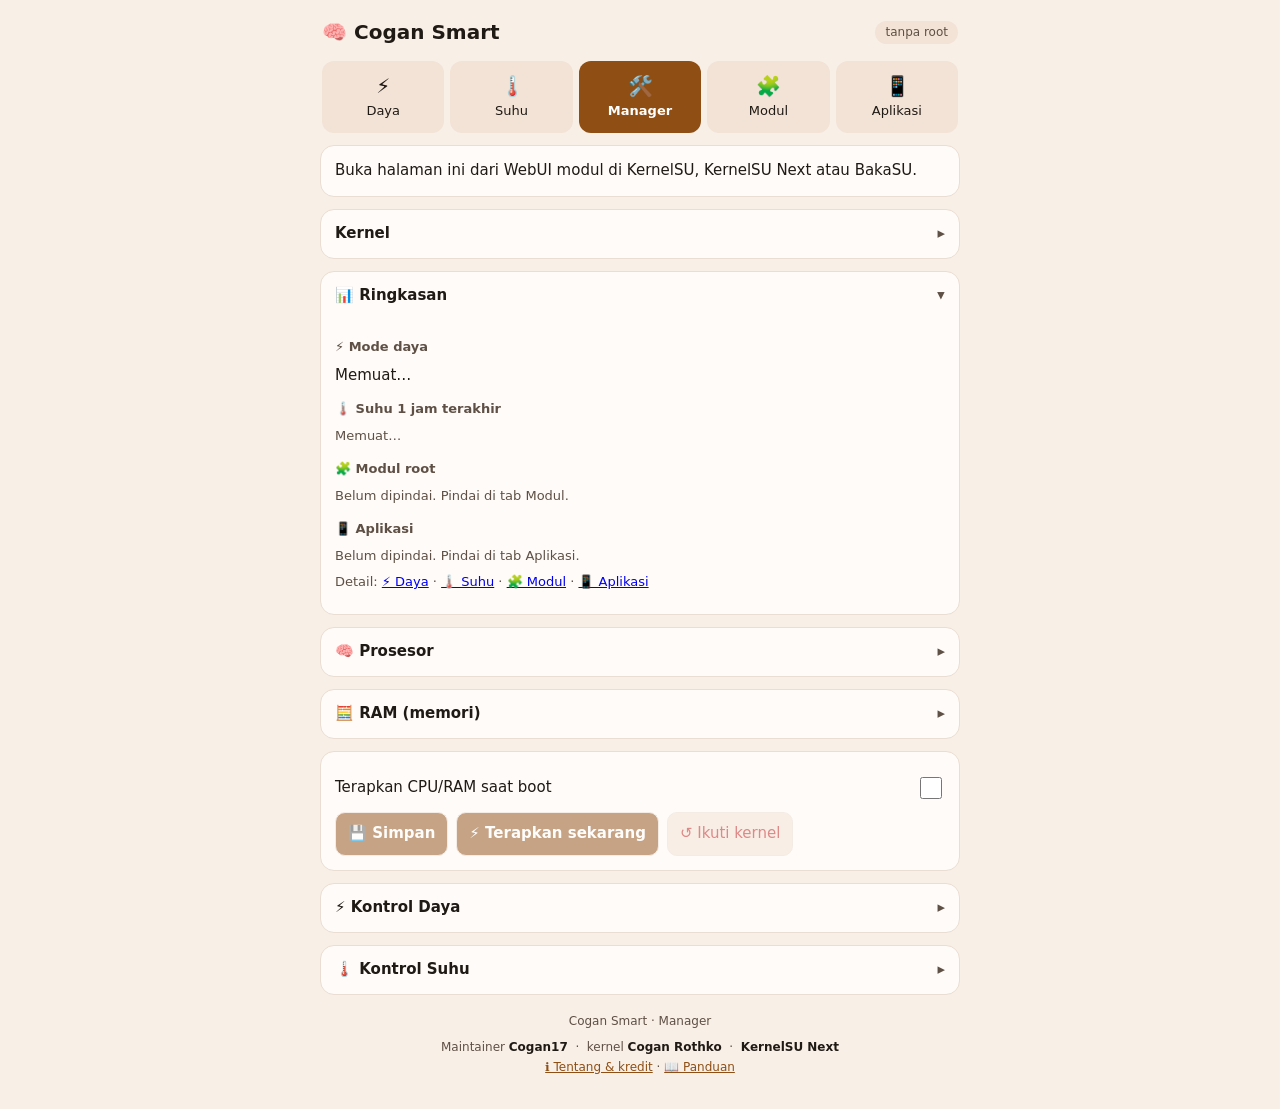
<file: modules/cogan-smart/webroot/manager.html>
<!doctype html>
<html lang="id">
<head>
<meta charset="utf-8">
<meta name="viewport" content="width=device-width, initial-scale=1, viewport-fit=cover">
<title>Cogan Smart · Manager</title>
<link rel="stylesheet" href="theme.css?v=2.12.12">
<script src="i18n.js?v=2.12.12"></script>
<script>try { document.documentElement.dataset.theme = localStorage.getItem('cogan.theme') || ''; document.documentElement.dataset.dev = localStorage.getItem('cogan.dev') || ''; } catch (_) {}</script>
<style>
*{box-sizing:border-box}body{margin:0;background:var(--bg);color:var(--text);font:15px/1.45 system-ui,sans-serif;padding:calc(env(safe-area-inset-top,0px) + 14px) 14px calc(env(safe-area-inset-bottom,0px) + 24px)}
main{max-width:640px;margin:auto}header{display:flex;align-items:center;gap:10px;margin:4px 2px 14px}h1{font-size:20px;margin:0;flex:1}.pill{font-size:12px;background:var(--chip);color:var(--muted);padding:3px 10px;border-radius:99px}

.card{background:var(--card);border:1px solid var(--line);border-radius:14px;padding:14px;margin-bottom:12px}details.card{padding:0 14px}details.card[open]{padding-bottom:14px}summary{display:flex;gap:8px;align-items:center;min-height:48px;padding:12px 0;font-weight:600;cursor:pointer;list-style:none}summary::-webkit-details-marker{display:none}summary::after{content:'▸';margin-left:auto;color:var(--muted)}details[open]>summary::after{transform:rotate(90deg)}
.muted{color:var(--muted);font-size:13px;overflow-wrap:anywhere}.warm{color:var(--warm)}.ok{color:var(--ok)}.hot{color:var(--hot)}p{margin:8px 0}.row{display:flex;flex-wrap:wrap;gap:8px;margin-top:10px}button,select{font:inherit;color:var(--text);background:var(--chip);border:1px solid var(--line);border-radius:10px;padding:9px 12px;min-height:44px;max-width:100%}select{width:100%;font-size:14px}button{cursor:pointer}button:disabled{opacity:.5}button.primary{background:var(--accent);color:var(--on-accent);font-weight:600}button.danger{color:var(--hot)}label{display:block;margin:8px 0}label.check{display:flex;align-items:center;justify-content:space-between;gap:12px}input[type=checkbox]{width:22px;height:22px}button,summary,select,input{touch-action:manipulation;-webkit-tap-highlight-color:transparent}:focus-visible{outline:2px solid var(--accent);outline-offset:2px}
h3{font-size:13px;margin:14px 0 4px;color:var(--muted);font-weight:600}
.chips{display:grid;grid-template-columns:repeat(auto-fill,minmax(96px,1fr));gap:8px;margin-top:4px}.chip{background:var(--chip);border-radius:10px;padding:7px 9px}.chip small{display:block;color:var(--muted);font-size:12px}.chip b{font-size:16px;font-variant-numeric:tabular-nums}
svg{width:100%;height:110px;display:block}.axis{display:flex;justify-content:space-between;font-size:12px;color:var(--muted)}
.hidden{display:none!important}.feedback{position:fixed;bottom:calc(env(safe-area-inset-bottom,0px) + 12px);left:14px;right:14px;max-width:612px;margin:auto;z-index:20;padding:10px 14px;border-radius:12px;background:var(--text);color:var(--card);font-size:13px;pointer-events:none}.working::before{content:'◌ ';}footer{text-align:center;font-size:12px;color:var(--muted);margin-top:18px}.kernel-value{overflow-wrap:anywhere;font-size:12px;white-space:pre-wrap}
</style>
</head>
<body>
<main>
  <header><h1>🧠 Cogan Smart</h1><span id="state" class="pill">…</span></header>
  <nav class="tabs" aria-label="Bagian"><a href="index.html"><span class="tab-icon" aria-hidden="true">⚡</span><span class="tab-label">Daya</span></a><a href="thermal.html"><span class="tab-icon" aria-hidden="true">🌡️</span><span class="tab-label">Suhu</span></a><a href="manager.html" aria-current="page"><span class="tab-icon" aria-hidden="true">🛠️</span><span class="tab-label">Manager</span></a><a href="modules.html"><span class="tab-icon" aria-hidden="true">🧩</span><span class="tab-label">Modul</span></a><a href="apps.html"><span class="tab-icon" aria-hidden="true">📱</span><span class="tab-label">Aplikasi</span></a></nav>
  <div id="noksu" class="card hidden">Buka halaman ini dari WebUI modul di KernelSU, KernelSU Next atau BakaSU.</div>
  <section id="readError" class="card hidden" role="alert"><b class="hot">Data belum berhasil dibaca</b><p id="readErrorText" class="muted"></p><button id="retry">↻ Coba lagi</button></section>
  <details class="card fold kernel-card" id="kernelCard">
    <summary><span id="kernelTitle">Kernel</span><small id="kernelBadge" class="muted"></small></summary>
    <p id="deviceStatus" class="muted"></p><p id="identityLabel" class="muted"></p>
    <p id="bridgeStatus" class="muted dev"></p>
    <p id="originalKernel" class="kernel-value dev"></p><p id="shownKernel" class="kernel-value dev"></p>
    <p id="kernelFeatures" class="muted dev"></p><p id="clients" class="muted dev"></p>
  </details>
  <details class="card fold" id="overviewCard" open>
    <summary>📊 Ringkasan</summary>
    <div class="chips" id="overviewChips"></div>
    <h3>⚡ Mode daya</h3>
    <p id="modeLine">Memuat…</p>
    <p id="powerLine" class="muted"></p>
    <h3>🌡️ Suhu 1 jam terakhir</h3>
    <div id="overviewChart"><p class="muted">Memuat…</p></div>
    <p id="heatLine" class="muted"></p>
    <h3>🧩 Modul root</h3>
    <p id="guardLine" class="muted">Belum dipindai. Pindai di tab Modul.</p>
    <h3>📱 Aplikasi</h3>
    <p id="appsLine" class="muted">Belum dipindai. Pindai di tab Aplikasi.</p>
    <p class="muted">Detail: <a href="index.html">⚡ Daya</a> · <a href="thermal.html">🌡️ Suhu</a> · <a href="modules.html">🧩 Modul</a> · <a href="apps.html">📱 Aplikasi</a></p>
  </details>
  <details class="card fold" id="processorCard">
    <summary>🧠 Prosesor</summary>
    <label for="cpuGovernor">Governor CPU</label>
    <select id="cpuGovernor"><option value="default">Kernel Default</option><option value="sugov_ext">sugov_ext</option><option value="schedutil">schedutil</option></select>
    <p class="muted user">Cara CPU mengatur kecepatannya. Kernel Default cocok untuk pemakaian harian.</p>
    <p id="cpuInfo" class="muted dev" translate="no"></p>
    <p class="muted dev">Governor mengikuti dukungan semua policy CPU. Batas suhu dan kendali Daya tetap berlaku.</p>
  </details>
  <details class="card fold" id="ramCard">
    <summary>🧮 RAM (memori)</summary>
    <label for="ramProfile">Kompresi ZRAM</label>
    <select id="ramProfile"><option value="default">Ikuti sistem</option><option value="snappy">Snappy &amp; Daily Driver (LZ4)</option><option value="heavy">Heavy Multitasker / Space Saver (ZSTD)</option></select>
    <p id="ramInfo" class="muted"></p><p id="ramPending" class="warm" role="status"></p>
    <p class="muted user">LZ4: lebih cepat. ZSTD: lebih hemat RAM. Simpan, lalu restart HP.</p>
    <p id="ramPendingDev" class="muted dev"></p>
    <p id="initInfo" class="muted dev"></p><p id="initError" class="warm dev"></p>
    <p id="dramInfo" class="muted dev"></p>
    <div id="bwControls" class="hidden dev">
      <label for="bwGovernor">Governor DRAM</label>
      <select id="bwGovernor"><option value="default">DRAM Sistem</option><option value="bw_hwmon">bw_hwmon (bila didukung driver)</option></select>
    </div>
    <p id="bwInfo" class="muted dev"></p>
    <p class="muted dev">LZ4 mengutamakan kompresi ringan; ZSTD mengutamakan rasio kompresi. Hasil tetap bergantung pada beban perangkat.</p>
    <p class="muted dev">ZRAM dan kecepatan DRAM adalah kontrol terpisah. Restart tidak menambahkan governor yang tidak disediakan driver.</p>
    <p class="muted dev">Pilihan boot memakai initrc bawaan KernelSU Next/BakaSU bila tersedia, serta properti mmd jika sistem memakainya. Simpan pilihan lalu restart; periksa hasil hook dan algoritme aktual. ZRAM aktif tetap tidak direset.</p>
  </details>
  <section class="card">
    <label class="check">Terapkan CPU/RAM saat boot <input id="managerBoot" type="checkbox"></label>
    <p id="managerSupport" class="muted"></p>
    <div class="row"><button id="managerSave" class="primary" data-action disabled>💾 Simpan</button><button id="managerApply" class="primary" data-action disabled>⚡ Terapkan sekarang</button><button id="managerReset" class="danger" data-action disabled>↺ Ikuti kernel</button></div>
  </section>
  <details class="card fold" id="powerControls">
    <summary>⚡ Kontrol Daya</summary>
    <p id="powerState" class="muted"></p><p id="powerDraft" class="muted"></p>
    <p class="muted"><a href="index.html#settingsCard">Setelan mode dan cas ada di tab Daya.</a></p>
    <div class="row"><button id="powerSave" class="primary" data-action disabled>💾 Simpan</button><button id="powerApply" class="primary" data-action disabled>⚡ Paksa / Terapkan</button><button id="powerReset" class="danger" data-action disabled>↺ Reset default</button><button id="powerToggle" data-action disabled>⏹ Hentikan</button></div>
  </details>
  <details class="card fold" id="thermalControls">
    <summary>🌡️ Kontrol Suhu</summary>
    <p id="thermalState" class="muted"></p><p id="thermalDraft" class="muted"></p>
    <p class="muted"><a href="thermal.html#settingsCard">Setelan pencatatan ada di tab Suhu.</a></p>
    <div class="row"><button id="thermalSave" class="primary" data-action disabled>💾 Simpan</button><button id="thermalApply" class="primary" data-action disabled>Terapkan sekarang</button><button id="thermalReset" class="danger" data-action disabled>↺ Reset default</button><button id="thermalToggle" data-action disabled>⏹ Hentikan</button><button id="thermalClear" class="danger" data-action disabled>🗑 Hapus riwayat</button></div>
  </details>
  <footer id="foot">Cogan Smart · Manager</footer>
  <p class="credit">Maintainer <b>Cogan17</b> &nbsp;·&nbsp; kernel <b>Cogan Rothko</b> &nbsp;·&nbsp; <b>KernelSU Next</b><br><a href="about.html">ℹ️ Tentang &amp; kredit</a> · <a href="guide.html">📖 Panduan</a></p>
</main>
<div id="actionStatus" class="feedback hidden" role="status" aria-live="polite"></div>
<script src="client.js?v=2.12.12"></script>
<script>
const REPORT = '/data/adb/modules/cogan_smart/manager/report.sh';
const UI = CoganUI, api = UI.create(REPORT), $ = id => document.getElementById(id);
const parts = {power: UI.create('/data/adb/modules/cogan_smart/power/report.sh'), thermal: UI.create('/data/adb/modules/cogan_smart/thermal/report.sh')};
// Manager watches every tab (owner 2026-10-29): it reads Power, Temperature and the last module scan; the mode and scan are set in their own tabs.
const guard = UI.create('/data/adb/modules/cogan_smart/guard/report.sh'), appsApi = UI.create('/data/adb/modules/cogan_smart/apps/report.sh');
const MODES = {hemat: ['🌿 Hemat', c => `CPU besar maks ${c.SAVER_CAP}%, Badan HP ≤ ${c.TARGET_TEMP - 2} °C`],
  seimbang: ['🧠 Kernel Default', c => `Badan HP dijaga ≤ ${c.TARGET_TEMP} °C`],
  game: ['🎮 Performa', c => `Performa penuh, rem di Badan HP ${c.GAME_LIMIT} °C`]};
const deg = t => (t / 10).toFixed(1);
let power = null, thermal = null, summaryAt = 0;
const esc = s => String(s).replace(/[&<>"']/g, c => ({'&':'&amp;','<':'&lt;','>':'&gt;','"':'&quot;',"'":'&#39;'}[c]));
let status, editing = false, busy = false, poller, feedbackTimer;
const toast = msg => { UI.text('actionStatus', msg); $('actionStatus').classList.remove('hidden'); clearTimeout(feedbackTimer); feedbackTimer = setTimeout(() => { if (!busy) $('actionStatus').classList.add('hidden'); }, 5000); };
const confirm = s => window.confirm(CoganI18n.t(s));
const tokens = s => String(s || '').split(/\s+/);
// Short words for everyone; ramMessage below keeps the full explanation for Mode Dev.
function ramShort(s) {
  return ({system:'Mengikuti sistem.', matching:'✓ Aktif sesuai pilihan.', ready:'Belum aktif. Tekan Terapkan sekarang.',
    needs_boot:'Berlaku setelah restart: centang Terapkan CPU/RAM saat boot, Simpan, lalu restart.', pending_boot:'Tersimpan. Berlaku setelah restart.',
    blocked:'Belum aktif setelah restart. Nyalakan Mode Dev untuk detail.', unsupported:'Kernel tidak mendukung pilihan ini.',
    unavailable:'ZRAM belum tersedia.'})[s.ram_state] || 'Status belum terbaca.';
}
function ramMessage(s) {
  return ({system:'ZRAM mengikuti sistem; Manager tidak memilih algoritme.',
    matching:'Algoritme terbaca sesuai pilihan. Nilai ini bisa sudah menjadi bawaan sistem.',
    ready:'Pilihan belum diterapkan. ZRAM belum diinisialisasi; gunakan Terapkan sekarang.',
    needs_boot:'Belum diterapkan: ZRAM sudah diinisialisasi. Aktifkan penerapan saat boot dan simpan untuk satu percobaan.',
    pending_boot:'Pilihan tersimpan untuk dicoba saat boot; belum diterapkan pada ZRAM saat ini.',
    blocked:'Pilihan belum aktif meski boot sudah dicoba. Periksa hasil hook init dan algoritme terbaca; jangan ulangi restart tanpa membaca hasilnya.',
    unsupported:'Algoritme pilihan tidak ditawarkan kernel. Pilih algoritme yang tersedia.',
    unavailable:'Perangkat ZRAM belum tersedia.'})[s.ram_state] || 'Status penerapan RAM belum dapat dipastikan.';
}
function render(s) {
  status = s; UI.kernel(s);
  UI.text('state', s.writable ? '✓ terintegrasi' : 'baca saja');
  UI.text('foot', 'Cogan Smart ' + s.version + ' · Manager');
  if (!editing) { $('cpuGovernor').value=s.config.cpu; $('ramProfile').value=s.config.ram; $('managerBoot').checked=!!s.config.boot; $('bwGovernor').value=s.config.bw; }
  for (const option of $('cpuGovernor').options) option.disabled = option.value !== 'default' && (!s.cpu.length || !s.cpu.every(p => tokens(p.available).includes(option.value)));
  for (const option of $('ramProfile').options) {
    const algo = {snappy:'lz4',heavy:'zstd'}[option.value];
    option.disabled = !!algo && (!s.zram.length || !s.zram.every(z => tokens(z.available).includes(algo)));
  }
  $('cpuInfo').textContent=s.cpu.map(p => p.name + ': ' + p.current).join(' · ');
  UI.text('ramInfo', s.zram.map(z => z.name + ': ' + z.current + ' · ' + (z.swap_active===1 ? 'swap aktif' : z.swap_active===0 ? 'swap tidak aktif' : 'status swap belum terbaca')).join('\n'));
  $('bwGovernor').options[1].disabled=!s.bw_hwmon.length;
  $('bwControls').classList.toggle('hidden', !s.bw_hwmon.length && s.config.bw==='default');
  UI.text('dramInfo', s.dram.length ? s.dram.map(d => 'DRAM MediaTek · ' + d.driver + ': ' + (d.current || 'belum terbaca')).join('\n') : 'Driver DRAM belum teridentifikasi. Setelan bawaan dipertahankan.');
  UI.text('bwInfo', s.bw_hwmon.length ? s.bw_hwmon.map(b => b.name + ': ' + b.current).join(' · ') : 'DRAM mengikuti sistem. Tidak ada target DRAM yang terdeteksi mendukung bw_hwmon; profil ZRAM tetap terpisah.');
  UI.text('ramPending', ramShort(s)); UI.text('ramPendingDev', ramMessage(s));
  const initLabels={ready:'Integrasi initrc tersiapkan untuk boot berikutnya.',mmd:'Pilihan kompresor disiapkan untuk mmd pada boot berikutnya.',off:'Integrasi init nonaktif untuk boot berikutnya.',unsupported:'Root manager belum menawarkan integrasi initrc; hook post-fs-data tetap dicoba.',error:'Sinkronisasi init gagal. Pilihan boot belum dapat dipastikan.'};
  UI.text('initInfo',(initLabels[s.init_state]||'Status integrasi init belum terbaca.')+(s.init_seen?'\nHook boot ini: '+s.init_seen:''));
  UI.text('initError',s.init_error||'');
  $('ramPending').className=['system','matching'].includes(s.ram_state)?'muted':'warm';
  UI.text('managerSupport', s.writable ? '✓ HP dan kernel cocok.' : 'Butuh Xiaomi 14T Pro dengan kernel Cogan.');
  if (s.restore_pending) UI.text('managerSupport', 'Ada pemulihan yang tertunda; cek nilai aktif.');
  for (const id of ['managerSave','managerApply','managerReset']) $(id).disabled=!s.writable;
  CoganI18n.apply();
}
function overview() {
  const p = power, t = thermal, c = p?.config, st = p?.state, b = p?.battery;
  const chip = (name, value, cls = '') => `<div class="chip"><small>${esc(name)}</small><b class="${cls}">${esc(value)}</b></div>`;
  const limit = c ? (st?.limit ?? (c.mode === 'game' ? c.GAME_LIMIT : c.mode === 'hemat' ? c.TARGET_TEMP - 2 : c.TARGET_TEMP)) : 41;
  const body = p?.body ?? -9999;
  UI.html('overviewChips', [
    chip('Badan HP', body > -9999 ? deg(body) + '°' : '--', body >= limit * 10 ? 'hot' : body >= (limit - 2) * 10 ? 'warm' : 'ok'),
    chip('Baterai', b && b.level >= 0 ? `${b.level}% · ${deg(b.temp)}°` : '--'),
    chip('Prosesor', p && p.main > -9999 ? deg(p.main) + '°' : '--'),
    chip('Pengendali', p ? (p.running ? 'aktif' : 'berhenti') : '…', p ? (p.running ? 'ok' : 'warm') : ''),
    chip('Pencatat', t ? UI.recorder(t.monitor) : '…')].join(''));
  if (c) UI.html('modeLine', MODES[c.mode] ? `<b>${esc(MODES[c.mode][0])}</b> · <span class="muted">${esc(MODES[c.mode][1](c))}</span>` : esc(c.mode));
  UI.text('powerLine', !p ? 'Memuat…' : !p.running ? 'Pengendali berhenti: mode belum dijaga. Tekan Mulai di Kontrol Daya.'
    : [st ? `target batas CPU besar ${st.big}%` : '', st ? `kecil ${st.little}%` : '', st?.cause ? `Penyebab: ${st.cause}` : '',
       b?.status === 'charging' ? `mengecas ${b.current} mA` : ''].filter(Boolean).join(' · ') || 'Kontrol daya aktif');
  const g = guard.cached('scan');
  if (g) {
    const mods = g.data.modules, n = (risk) => mods.filter(m => !m.trusted && m.risk === risk).length;
    const danger = n(2), warn = n(1), age = Math.round((Date.now() - g.at) / 60000);
    UI.text('guardLine', `${mods.length} modul · ${danger} berbahaya · ${warn} perlu dicek · dipindai ${age} menit lalu`);
    $('guardLine').className = danger ? 'hot' : warn ? 'warm' : 'muted';
  }
  const a = appsApi.cached('scan');
  if (a) {
    const apps = a.data.apps, n = risk => apps.filter(x => !x.trusted && !x.core && x.risk === risk).length;
    const danger = n(2), warn = n(1), age = Math.round((Date.now() - a.at) / 60000);
    UI.text('appsLine', `${apps.length} aplikasi · ${danger} berbahaya · ${warn} perlu dicek · Blokir APK chat: ${a.data.block.on ? 'aktif' : 'mati'} · dipindai ${age} menit lalu`);
    $('appsLine').className = danger ? 'hot' : warn ? 'warm' : 'muted';
  }
}
async function loadSummary() {
  if (!$('overviewCard').open || Date.now() - summaryAt < 60000) return;
  const s = await parts.thermal.report('summary 3600', {background: true});
  summaryAt = Date.now();
  const hot = thermal?.hot || 41, cause = s.causes?.[0];
  UI.html('overviewChart', s.samples ? UI.chart(s.series, hot) || '<p class="muted">Data belum cukup untuk grafik.</p>' : '<p class="muted">Belum ada data suhu 1 jam terakhir.</p>');
  UI.text('heatLine', !s.samples ? '' : [`Waktu panas ${s.hot_pct}%`, cause ? `Penyebab utama: ${cause.name}` : 'Tidak ada momen panas. 👍'].join(' · '));
}
function draftInfo(part) {
  const n=Object.keys(UI.draft.get(part)).length;
  UI.text(part+'Draft', n ? `Perubahan belum disimpan: ${n} setelan.` : 'Tidak ada perubahan setelan yang menunggu.');
}
async function refresh() {
  render(await api.report('status', {background:true}));
  for (const [part, client] of Object.entries(parts)) {
    const s=await client.report('status brief', {background:true});
    if (part==='power') power=s; else thermal=s;
    UI.text(part+'State', part==='power' ? (s.running ? 'Kontrol daya aktif' : 'Pengendali berhenti.') : UI.recorder(s.monitor));
    UI.text(part+'Toggle', s.running ? '⏹ Hentikan' : '▶ Mulai');
    draftInfo(part);
    for (const b of $(part+'Controls').querySelectorAll('button')) b.disabled=false;
  }
  $('readError').classList.add('hidden');
  overview(); await loadSummary();
}
async function run(button, task) {
  if (busy || typeof ksu==='undefined') return;
  busy=true;
  try { await UI.action(button,'Memproses…',task); }
  catch(e) { toast('Gagal: '+e.message); }
  finally { busy=false; poller?.poke(); }
}
function values() { return [$('cpuGovernor').value,$('ramProfile').value,$('managerBoot').checked?1:0,$('bwGovernor').value].join(' '); }
async function control(part, command) {
  const client=parts[part], changes=UI.draft.get(part);
  if (command==='reset' && !confirm(part==='power' ? 'Pulihkan setelan bawaan (cas 95/90) dan hentikan pengendali?' : 'Reset setelan pencatatan dan berhenti? Riwayat serta log tersimpan tetap ada.')) return;
  if (command==='clear' && !confirm('Hapus semua riwayat suhu? Log yang sudah disimpan di Download tidak ikut terhapus.')) return;
  if (command==='toggle') { const fresh=await client.report('status brief'); command=fresh.running?'stop':'start'; }
  let args=command;
  if (command==='set' || command==='apply') {
    const entries=Object.entries(changes);
    if (command==='set' && !entries.length) { toast('Tidak ada perubahan setelan yang menunggu.'); return; }
    args += entries.map(([key,value])=>' '+key+' '+value).join('');
  }
  await client.report(args);
  if (['set','apply','reset'].includes(command)) UI.draft.clear(part);
  draftInfo(part); toast('Selesai; nilai aktif dibaca ulang.');
}
UI.folds();
$('overviewCard').addEventListener('toggle',()=>{ if ($('overviewCard').open) poller?.poke(); });
for (const id of ['cpuGovernor','ramProfile','managerBoot','bwGovernor']) $(id).onchange=()=>editing=true;
$('retry').onclick=()=>run($('retry'),refresh);
$('managerSave').onclick=()=>run($('managerSave'),async()=>{ render(await api.report('set '+values())); editing=false; toast('Setelan disimpan'); });
$('managerApply').onclick=()=>run($('managerApply'),async()=>{ const s=await api.report('apply '+values()); editing=false; render(s); toast(ramMessage(s)); });
$('managerReset').onclick=()=>{ if (confirm('Pulihkan governor milik Manager dan ikuti kernel? Kompresor ZRAM aktif kembali mengikuti sistem setelah restart.')) run($('managerReset'),async()=>{ const s=await api.report('reset'); editing=false; render(s); }); };
for (const part of Object.keys(parts)) for (const [suffix,command] of [['Save','set'],['Apply','apply'],['Reset','reset'],['Toggle','toggle']]) {
  const b=$(part+suffix); b.onclick=()=>run(b,()=>control(part,command));
}
$('thermalClear').onclick=()=>run($('thermalClear'),()=>control('thermal','clear'));
if (typeof ksu==='undefined') { $('noksu').classList.remove('hidden'); UI.text('state','tanpa root'); }
else {
  // Last known values at once while the first fresh reads run.
  try { power=parts.power.cached('status brief')?.data||null; thermal=parts.thermal.cached('status brief')?.data||null; overview(); } catch (_) { power=thermal=null; }
  poller=UI.poll(()=>busy?Promise.resolve():refresh().catch(e=>{UI.text('readErrorText',e.message);$('readError').classList.remove('hidden');}),10000);
}
</script>
</body>
</html>
</file>
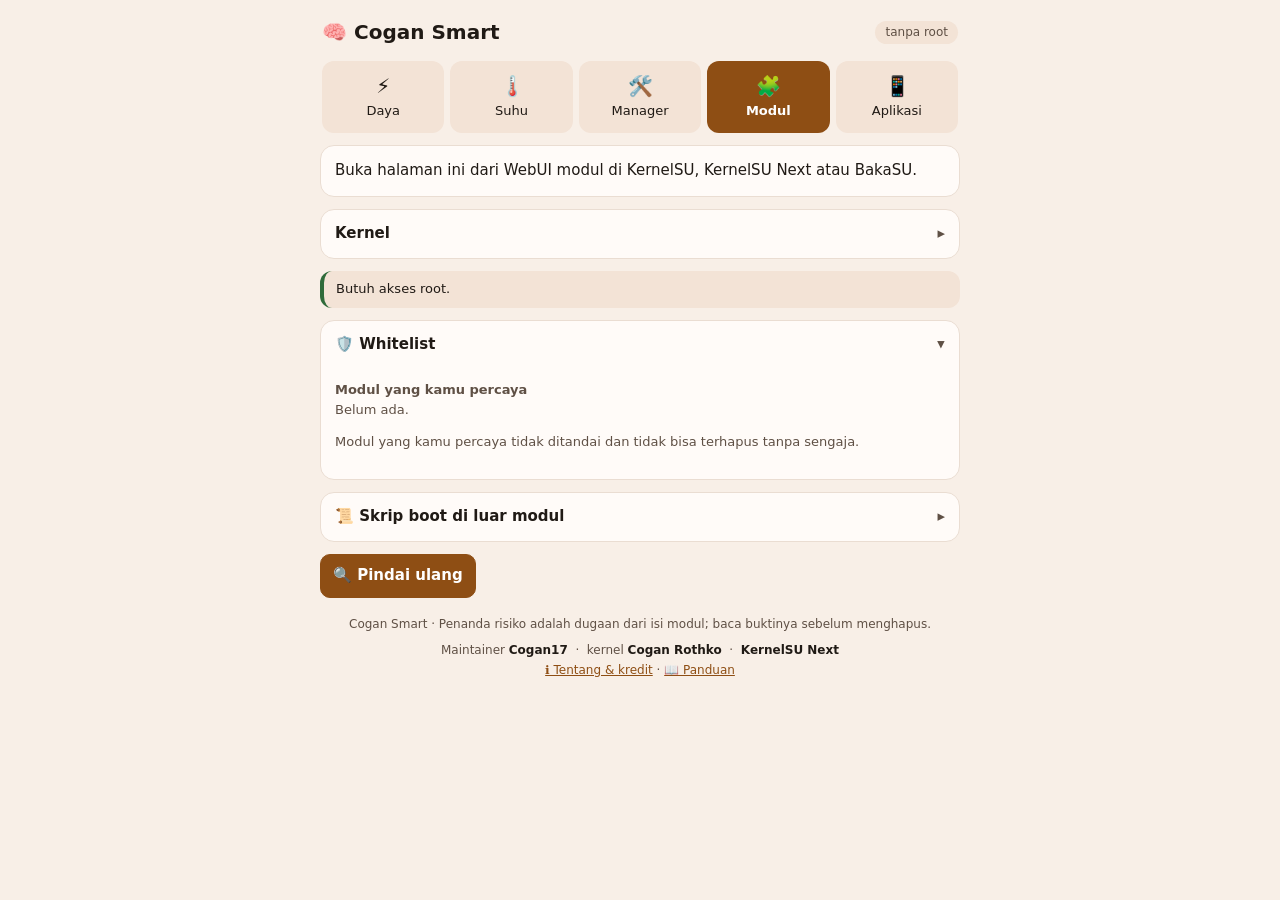
<file: modules/cogan-smart/webroot/modules.html>
<!doctype html>
<html lang="id">
<head>
<meta charset="utf-8">
<meta name="viewport" content="width=device-width, initial-scale=1, viewport-fit=cover">
<title>Cogan Smart · Modul</title>
<link rel="stylesheet" href="theme.css?v=2.12.12">
<script src="i18n.js?v=2.12.12"></script>
<script>try { document.documentElement.dataset.theme = localStorage.getItem('cogan.theme') || ''; document.documentElement.dataset.dev = localStorage.getItem('cogan.dev') || ''; } catch (_) { /* storage off: follow the phone */ }</script>
<style>
  * { box-sizing: border-box; }
  body {
    margin: 0; background: var(--bg); color: var(--text);
    font: 15px/1.45 system-ui, -apple-system, "Segoe UI", Roboto, sans-serif;
    padding: calc(env(safe-area-inset-top, 0px) + 14px) 14px calc(env(safe-area-inset-bottom, 0px) + 24px);
  }
  main { max-width: 640px; margin: 0 auto; }
  header { display: flex; align-items: center; gap: 10px; margin: 4px 2px 14px; }
  header h1 { font-size: 20px; margin: 0; flex: 1; }
  .pill { font-size: 12px; padding: 3px 10px; border-radius: 99px; background: var(--chip); color: var(--muted); white-space: nowrap; }
  .card { background: var(--card); border: 1px solid var(--line); border-radius: 14px; padding: 14px; margin-bottom: 12px; }
  .muted { color: var(--muted); font-size: 13px; }
  .banner { font-size: 13px; padding: 9px 12px; border-radius: 12px; margin-bottom: 12px; background: var(--chip); border-left: 4px solid var(--ok); }
  .banner.warn { border-left-color: var(--warm); } .banner.bad { border-left-color: var(--hot); }
  .ok { color: var(--ok); } .warm { color: var(--warm); } .hot { color: var(--hot); }
  button {
    font: inherit; color: var(--text); background: var(--chip); border: 1px solid var(--line);
    border-radius: 10px; padding: 7px 12px; cursor: pointer; min-height: 44px;
  }
  button:disabled { opacity: .5; } button.danger { color: var(--hot); }
  button.primary { background: var(--accent); border-color: var(--accent); color: var(--on-accent); font-weight: 600; }
  .row { display: flex; gap: 8px; align-items: center; flex-wrap: wrap; margin-top: 10px; }
  h3 { font-size: 13px; margin: 12px 0 2px; color: var(--muted); font-weight: 600; }
  ul { margin: 4px 0; padding-left: 18px; font-size: 13px; } li { margin: 2px 0; overflow-wrap: anywhere; }
  code { font-size: 12px; overflow-wrap: anywhere; }
  .tag { display: inline-block; font-size: 12px; padding: 2px 8px; border-radius: 99px; background: var(--chip); margin: 2px 4px 2px 0; }
  .tag.l2 { color: var(--hot); } .tag.l1 { color: var(--warm); }
  .kernel-card > .muted { margin-top: 4px; }
  .kernel-value { font-size: 12px; overflow-wrap: anywhere; white-space: pre-wrap; }
  .hidden { display: none !important; }
  footer { text-align: center; color: var(--muted); font-size: 12px; margin-top: 18px; }

  button, summary { touch-action: manipulation; -webkit-tap-highlight-color: transparent; }
  button:active:not(:disabled) { filter: brightness(.92); }
  button:focus-visible, summary:focus-visible { outline: 2px solid var(--accent); outline-offset: 2px; }
  summary { min-height: 44px; padding: 11px 0; cursor: pointer; font-size: 13px; color: var(--accent); }
  details { margin-top: 4px; }
  details.fold { padding: 0 14px; margin-top: 0; }
  details.fold[open] { padding-bottom: 14px; }
  details.fold > summary { display: flex; align-items: center; gap: 8px; list-style: none; min-height: 48px; padding: 12px 0; font-size: 15px; font-weight: 600; color: var(--text); }
  details.fold > summary::-webkit-details-marker { display: none; }
  details.fold > summary > span:first-child { flex: 1; min-width: 0; overflow-wrap: anywhere; }
  details.fold > summary small { font-weight: 400; text-align: right; }
  details.fold > summary::after { content: '▸'; color: var(--muted); transition: transform .15s; }
  details.fold[open] > summary::after { transform: rotate(90deg); }
  .feedback { position: fixed; z-index: 20; bottom: calc(env(safe-area-inset-bottom, 0px) + 12px); left: 14px; right: 14px; max-width: 612px; margin: auto; padding: 10px 14px; border-radius: 12px; background: var(--text); color: var(--card); font-size: 13px; pointer-events: none; box-shadow: 0 3px 16px #0002; }
  .feedback.working::before { content: ''; display: inline-block; width: 12px; height: 12px; margin-right: 8px; vertical-align: -2px; border: 2px solid currentColor; border-right-color: transparent; border-radius: 50%; animation: cogan-spin .75s linear infinite; }
  @keyframes cogan-spin { to { transform: rotate(360deg); } }
  @media (prefers-reduced-motion: reduce) { .feedback.working::before { animation: none; } details.fold > summary::after { transition: none; } }
</style>
</head>
<body>
<main>
  <header>
    <h1>🧠 Cogan Smart</h1>
    <span id="state" class="pill">…</span>
  </header>
  <nav class="tabs" aria-label="Bagian"><a href="index.html"><span class="tab-icon" aria-hidden="true">⚡</span><span class="tab-label">Daya</span></a><a href="thermal.html"><span class="tab-icon" aria-hidden="true">🌡️</span><span class="tab-label">Suhu</span></a><a href="manager.html"><span class="tab-icon" aria-hidden="true">🛠️</span><span class="tab-label">Manager</span></a><a href="modules.html" aria-current="page"><span class="tab-icon" aria-hidden="true">🧩</span><span class="tab-label">Modul</span></a><a href="apps.html"><span class="tab-icon" aria-hidden="true">📱</span><span class="tab-label">Aplikasi</span></a></nav>

  <div id="noksu" class="card hidden">Buka halaman ini dari WebUI modul di KernelSU, KernelSU Next atau BakaSU.</div>
  <section id="readError" class="card hidden" role="alert">
    <b class="hot">Data belum berhasil dibaca</b>
    <p id="readErrorText" class="muted" style="overflow-wrap:anywhere"></p>
  </section>

  <details class="card kernel-card fold" id="kernelCard">
    <summary><span id="kernelTitle">Kernel</span><small class="muted" id="kernelBadge"></small></summary>
    <div id="identityLabel" class="muted"></div>
    <div id="deviceStatus" class="muted"></div>
    <div id="bridgeStatus" class="muted dev">Memeriksa dukungan…</div>
    <details class="dev"><summary>Detail kernel</summary>
      <p id="originalKernel" class="kernel-value">—</p>
      <p id="shownKernel" class="kernel-value"></p>
      <p id="kernelFeatures" class="muted"></p>
      <p id="clients" class="muted"></p>
    </details>
  </details>
  <div id="summary" class="banner">Memindai modul…</div>
  <div id="scanNote" class="muted hidden" style="margin:-4px 4px 12px"></div>

  <details class="card fold" id="whitelistCard" open>
    <summary><span>🛡️ Whitelist</span><small class="muted" id="whitelistBrief"></small></summary>
    <ul id="coreList"></ul>
    <h3>Modul yang kamu percaya</h3>
    <div id="trustList" class="muted">Belum ada.</div>
    <p class="muted user">Modul yang kamu percaya tidak ditandai dan tidak bisa terhapus tanpa sengaja.</p>
    <p class="muted dev">Modul di whitelist tidak dihitung mencurigakan dan tidak bisa dihapus sebelum dilepas dari whitelist. Root manager, metamodule dan Cogan Smart selalu dilindungi.</p>
  </details>

  <div id="modules"></div>

  <details class="card fold" id="bootCard">
    <summary><span>📜 Skrip boot di luar modul</span><small class="muted" id="bootBrief"></small></summary>
    <p class="muted user">Skrip yang jalan saat boot tapi tidak terlihat di daftar modul.</p>
    <p class="muted dev">Berjalan saat boot tanpa terlihat di daftar modul root manager. Bisa sengaja dipasang modul, bisa juga sisa modul lama atau penyusup.</p>
    <div id="bootList"></div>
  </details>

  <details class="card fold dev" id="adbCard">
    <summary><span>🗂️ Isi /data/adb</span><small class="muted" id="adbBrief"></small></summary>
    <p class="muted">Folder dan file milik root manager, data modul, atau sisa yang tidak dipakai lagi.</p>
    <div id="adbList"></div>
  </details>

  <div class="row"><button id="rescan" class="primary" data-action>🔍 Pindai ulang</button></div>
  <footer>Cogan Smart · Penanda risiko adalah dugaan dari isi modul; baca buktinya sebelum menghapus.</footer>
<p class="credit">Maintainer <b>Cogan17</b> &nbsp;·&nbsp; kernel <b>Cogan Rothko</b> &nbsp;·&nbsp; <b>KernelSU Next</b><br><a href="about.html">ℹ️ Tentang &amp; kredit</a> · <a href="guide.html">📖 Panduan</a></p>
</main>

<div id="actionStatus" class="feedback hidden" role="status" aria-live="polite"></div>
<script src="client.js?v=2.12.12"></script>
<script>
const confirm = value => window.confirm(CoganI18n.t(value));
const REPORT = '/data/adb/modules/cogan_smart/guard/report.sh';
const RISK = [['✅', 'tidak ada tanda bahaya', 'ok'], ['⚠️', 'perlu dicek', 'warm'], ['⛔', 'berbahaya', 'hot']];
const STATE = {off: '⏸ nonaktif', remove: '🗑 dihapus saat reboot', install: '⬇ dipasang saat reboot'};
const STATE_ICON = {off: ' ⏸', remove: ' 🗑', install: ' ⬇'};
const HOOKS = {'post-fs-data.sh': 'skrip awal boot', 'post-mount.sh': 'skrip setelah mount', 'service.sh': 'skrip layanan boot',
  'boot-completed.sh': 'skrip setelah boot selesai', 'customize.sh': 'skrip pemasang', 'uninstall.sh': 'skrip saat dicopot',
  'action.sh': 'tombol Action', 'system.prop': 'properti sistem', 'sepolicy.rule': 'aturan SELinux', 'webroot/index.html': 'WebUI'};
const $ = id => document.getElementById(id);
const UI = CoganUI, api = UI.create(REPORT);
const report = (args, options) => api.report(args, options);
const opened = new Set();
let feedbackTimer, data = null, actionRunning = false;

function esc(s) { return String(s).replace(/[&<>"']/g, c => ({'&': '&amp;', '<': '&lt;', '>': '&gt;', '"': '&quot;', "'": '&#39;'})[c]); }
function toast(msg) { UI.text('actionStatus', msg); $('actionStatus').classList.remove('hidden'); clearTimeout(feedbackTimer); feedbackTimer = setTimeout(() => { if (!$('actionStatus').classList.contains('working')) $('actionStatus').classList.add('hidden'); }, 4000); }
window.addEventListener('unhandledrejection', e => { toast('Gagal: ' + (e.reason && e.reason.message || e.reason)); e.preventDefault(); });
const size = kb => kb >= 1024 ? (kb / 1024).toFixed(1) + ' MB' : kb + ' KB';
const counted = (risk, m) => !m.trusted && m.risk === risk;
const byLevel = list => [...list].sort((a, b) => b.level - a.level);
const button = (act, id, label, cls = '') => `<button data-action data-act="${act}" data-id="${esc(id)}"${cls ? ` class="${cls}"` : ''}>${label}</button>`;

function evidence(item) {
  if (!item.hits.length) return '';
  const text = Object.fromEntries(item.flags.map(f => [f.code, f.text]));
  return `<details><summary>Bukti (${item.hits.length} baris)</summary><ul>${item.hits.map(h =>
    `<li><b>${esc(text[h.code] || h.code)}</b> · <code>${esc(h.at)}</code>${h.line ? `<br><code>${esc(h.line)}</code>` : ''}</li>`).join('')}</ul></details>`;
}
function tags(item) {   // warnings as tags, plain information as one line
  const label = f => esc(f.text) + (f.count > 1 ? ' ×' + f.count : '');
  const info = item.flags.filter(f => !f.level);
  return byLevel(item.flags.filter(f => f.level)).map(f => `<span class="tag l${f.level}">${label(f)}</span>`).join('')
    + (info.length ? `<div class="muted">ℹ️ ${info.map(label).join(' · ')}</div>` : '');
}
function moduleCard(m) {
  const risk = RISK[m.risk], key = 'mod:' + m.id;
  const badge = m.core ? '🛡️' : m.trusted ? '🛡️' : risk[0];
  const state = [STATE[m.state], m.update ? '⬆ update menunggu reboot' : ''].filter(Boolean).join(' · ');
  const hooks = m.hooks.map(h => HOOKS[h] || h);
  const does = [hooks.length ? 'Memakai: ' + hooks.join(', ') : '',
    m.overlay_count ? `Mengganti/menambah ${m.overlay_count} file sistem` : '',
    m.procs.length ? `${m.procs.length} proses berjalan` : ''].filter(Boolean);
  let actions = '';
  if (m.core) actions = '<span class="muted">Inti: diatur dari root manager.</span>';
  else {
    actions += m.trusted ? button('untrust', m.id, 'Lepas dari whitelist') : button('trust', m.id, '🛡️ Percaya');
    if (m.state === 'remove') actions += button('keep', m.id, '↩ Batal hapus');
    else if (m.state !== 'install') actions += m.state === 'off' ? button('enable', m.id, '▶ Aktifkan') : button('disable', m.id, '⏸ Nonaktifkan');
    if (!m.trusted && m.state !== 'remove') actions += button('remove', m.id, '🗑 Hapus sampai akar', 'danger');
  }
  return `<details class="card fold mod" data-key="${esc(key)}"${opened.has(key) ? ' open' : ''}>
    <summary><span translate="no">${badge} ${esc(m.name || m.id)}</span><small class="muted">${esc(m.version)}${STATE_ICON[m.state] || ''}</small></summary>
    <div class="muted dev"><code>${esc(m.id)}</code>${m.author ? ' · <span translate="no">' + esc(m.author) + '</span>' : ''} · ${size(m.size)} · ${m.files} file</div>
    <div class="${m.trusted ? 'ok' : risk[2]}" style="margin-top:4px">${m.core ? 'Inti root manager · dilindungi' : m.trusted ? 'Di whitelist · dipercaya' : risk[1]}${state ? ` <span class="muted">· ${state}</span>` : ''}</div>
    ${m.description ? `<p class="muted" translate="no">${esc(m.description)}</p>` : ''}
    ${does.length ? `<ul>${does.map(d => `<li>${esc(d)}</li>`).join('')}</ul>` : ''}
    <div>${tags(m)}</div>
    ${evidence(m)}
    ${m.overlay_count ? `<details class="dev"><summary>File sistem (${m.overlay_count})</summary><ul>${m.overlays.map(o => `<li><code>/${esc(o)}</code></li>`).join('')}${m.overlay_count > m.overlays.length ? `<li class="muted">…dan ${m.overlay_count - m.overlays.length} lagi</li>` : ''}</ul></details>` : ''}
    ${m.procs.length ? `<details class="dev"><summary>Proses (${m.procs.length})</summary><ul>${m.procs.map(p => `<li><code>${esc(p)}</code></li>`).join('')}</ul></details>` : ''}
    ${m.roots.length ? `<div class="muted dev" style="margin-top:6px">Akar di luar folder: ${m.roots.map(r => `<code>${esc(r)}</code>`).join(', ')}</div>` : ''}
    <div class="row">${actions}</div>
  </details>`;
}

function render(d) {
  data = d;
  UI.kernel(d);   // the same device ⇄ kernel identity as the other tabs
  const mods = [...d.modules].sort((a, b) => (b.trusted ? -1 : b.risk) - (a.trusted ? -1 : a.risk) || (a.name || a.id).localeCompare(b.name || b.id));
  const danger = mods.filter(m => counted(2, m)).length, warn = mods.filter(m => counted(1, m)).length;
  const unknown = d.entries.filter(e => !e.owner).length, risky = d.boot.filter(b => b.risk).length;
  const clash = [...mods, ...d.boot].filter(m => !m.trusted && m.flags.some(f => f.code === 'conflict')).length;
  $('summary').className = 'banner' + (danger || d.strays.length ? ' bad' : warn || risky ? ' warn' : '');
  UI.html('summary', `🧩 <b>${mods.length} modul</b> · <span class="hot">${danger} berbahaya</span> · <span class="warm">${warn} perlu dicek</span>`
    + ` · ${d.boot.length} skrip boot luar` + (unknown ? ` · ${unknown} isi /data/adb tak dikenal` : '')
    + (clash ? `<br>⚔️ <b>${clash} ikut mengatur CPU/cas/termal</b> · bisa bentrok dengan mode Cogan Smart` : '')
    + (d.strays.length ? `<br>⛔ <b>${d.strays.length} proses dari /data/adb di luar modul</b>: ${d.strays.map(s => `<code>${esc(s)}</code>`).join(', ')}` : ''));
  UI.text('state', danger ? `⛔ ${danger} berbahaya` : warn ? `⚠️ ${warn} perlu dicek` : '✅ aman');
  $('state').className = 'pill ' + (danger ? 'hot' : warn ? 'warm' : 'ok');

  const core = mods.filter(m => m.core), trusted = mods.filter(m => m.trusted && !m.core);
  UI.text('whitelistBrief', `${core.length + 1} inti · ${trusted.length} dipercaya`);
  UI.html('coreList', `<li>Root manager: <b>${esc(d.manager || 'tidak terdeteksi')}</b>${d.manager_version ? ` <code>${esc(d.manager_version)}</code>` : ''}</li>`
    + core.map(m => `<li>${m.id === d.meta ? 'Metamodule' : 'Modul ini'}: <b translate="no">${esc(m.name || m.id)}</b> ${esc(m.version)}</li>`).join(''));
  UI.html('trustList', trusted.length ? trusted.map(m => `<span class="tag" translate="no">${esc(m.name || m.id)}</span>`).join('') : 'Belum ada. Tekan 🛡️ Percaya di kartu modul.');

  UI.html('modules', mods.map(moduleCard).join(''));

  UI.text('bootBrief', d.boot.length ? `${d.boot.length} skrip` + (risky ? ` · ${risky} perlu dicek` : '') : 'tidak ada');
  UI.html('bootList', d.boot.length ? d.boot.map(b => `<div style="border-top:1px solid var(--line);padding-top:8px;margin-top:8px">
      <b class="${RISK[b.risk][2]}">${RISK[b.risk][0]} ${esc(b.dir)}/${esc(b.name)}</b>
      <div class="muted">${b.modules.length ? 'Memakai modul: ' + b.modules.map(esc).join(', ') : 'Tidak menyebut modul mana pun'}${b.procs.length ? ` · ${b.procs.length} proses berjalan` : ''}</div>
      <div>${tags(b)}</div>${evidence(b)}
      <div class="row">${button('rmscript', b.dir + ' ' + b.name, '🗑 Hapus skrip', 'danger')}</div></div>`).join('')
    : '<span class="muted">Tidak ada skrip di post-fs-data.d, post-mount.d, service.d atau boot-completed.d.</span>');

  UI.text('adbBrief', unknown ? `${unknown} tak dikenal` : `${d.entries.length} isi`);
  const owner = e => e.owner === 'core' ? 'root manager / inti' : e.owner ? 'dipakai ' + e.owner : '';
  UI.html('adbList', '<ul>' + d.entries.map(e => `<li><code>${esc(e.name)}${e.type === 'dir' ? '/' : ''}</code> · `
    + (e.owner ? `<span class="muted">${esc(owner(e))}</span>` : `<span class="warm">tidak dikenal</span> ${button('rmentry', e.name, 'Hapus', 'danger')}`) + '</li>').join('') + '</ul>');
}

async function scan() {
  const mark = api.revision, d = await report('scan', {background: true});
  if (mark !== api.revision) return;
  $('readError').classList.add('hidden'); render(d); note('');
}
function note(text) { UI.text('scanNote', text); $('scanNote').classList.toggle('hidden', !text); }
async function run(target, message, task) {
  if (actionRunning) return;
  actionRunning = true;
  try { await UI.action(target, message, task); }
  catch (err) { toast('Gagal: ' + err.message); }
  finally { actionRunning = false; }
}
function removal(m) {
  const lines = [`Hapus ${m.name || m.id} sampai ke akar?`, '',
    '• Proses modul dihentikan sekarang',
    m.state === 'install' ? '• Paket yang menunggu dipasang dibuang' : '• Root manager menghapus foldernya saat reboot (setelah uninstall.sh modul berjalan)'];
  if (m.update) lines.push('• Update yang menunggu reboot dibuang');
  if (m.roots.length) lines.push('• Skrip boot di luar modul dihapus: ' + m.roots.join(', '));
  if (!confirm(lines.join('\n'))) return null;
  const purge = m.data && confirm(`Hapus juga data modul di /data/adb/${m.id} setelah reboot?\nSetelan atau kunci di dalamnya hilang permanen. Pilih Batal untuk menyimpannya.`);
  return 'remove ' + m.id + (purge ? ' data' : '');
}
const ACTIONS = {
  trust: ['Menambah ke whitelist…', 'Masuk whitelist'], untrust: ['Melepas dari whitelist…', 'Dilepas dari whitelist'],
  disable: ['Menonaktifkan…', 'Nonaktif mulai reboot berikutnya'], enable: ['Mengaktifkan…', 'Aktif mulai reboot berikutnya'],
  keep: ['Membatalkan hapus…', 'Batal dihapus'], remove: ['Menghapus sampai akar…', ''],
  rmscript: ['Menghapus skrip…', 'Skrip dihapus'], rmentry: ['Menghapus…', 'Dihapus dari /data/adb']
};
function setup() {
  UI.folds();
  $('rescan').onclick = () => run($('rescan'), 'Memindai modul…', async () => { await scan(); toast('Pemindaian selesai'); });
  $('modules').addEventListener('toggle', e => {
    const key = e.target.dataset?.key;
    if (key) e.target.open ? opened.add(key) : opened.delete(key);
  }, true);
  document.addEventListener('click', e => {
    const target = e.target.closest('[data-act]');
    if (!target || target.disabled || !data) return;
    const act = target.dataset.act, id = target.dataset.id, m = data.modules.find(x => x.id === id);
    let command = act + ' ' + id;
    if (act === 'remove') { command = removal(m); if (!command) return; }
    if (act === 'rmscript' && !confirm(`Hapus skrip boot ${id.replace(' ', '/')}? Prosesnya ikut dihentikan.`)) return;
    if (act === 'rmentry' && !confirm(`Hapus /data/adb/${id}? Tidak ada modul terpasang yang memakainya. Tidak bisa dibatalkan.`)) return;
    run(target, ACTIONS[act][0], async () => {
      const result = await report(command);
      await scan();
      toast(act !== 'remove' ? ACTIONS[act][1] : `Dihapus: ${result.stopped} proses dihentikan`
        + (result.scripts.length ? `, ${result.scripts.length} skrip boot dihapus` : '')
        + (result.reboot ? '. Reboot untuk menuntaskan.' : '.') + (result.data ? ' Data dihapus setelah reboot.' : ''));
    });
  });
}

setup();
if (typeof ksu === 'undefined') { $('noksu').classList.remove('hidden'); UI.text('state', 'tanpa root'); UI.text('summary', 'Butuh akses root.'); }
else {
  // The last scan at once; a scan reads every module, so a recent one is not repeated on each visit.
  const last = api.cached('scan'), id = UI.identity(), age = last ? Date.now() - last.at : Infinity;
  try { if (last) render(last.data); else if (id) UI.kernel(id); } catch (_) { /* older format: wait for the scan */ }
  if (age < 120000) note(`Hasil pindaian ${Math.round(age / 1000)} dtk lalu · tekan Pindai ulang untuk memperbarui.`);
  else {
    if (last) note('↻ Memindai ulang… (sementara menampilkan hasil sebelumnya)');
    scan().catch(err => { UI.text('readErrorText', err.message); $('readError').classList.remove('hidden'); note(''); if (!last) UI.text('summary', 'Pemindaian gagal.'); });
  }
}
</script>
</body>
</html>
</file>
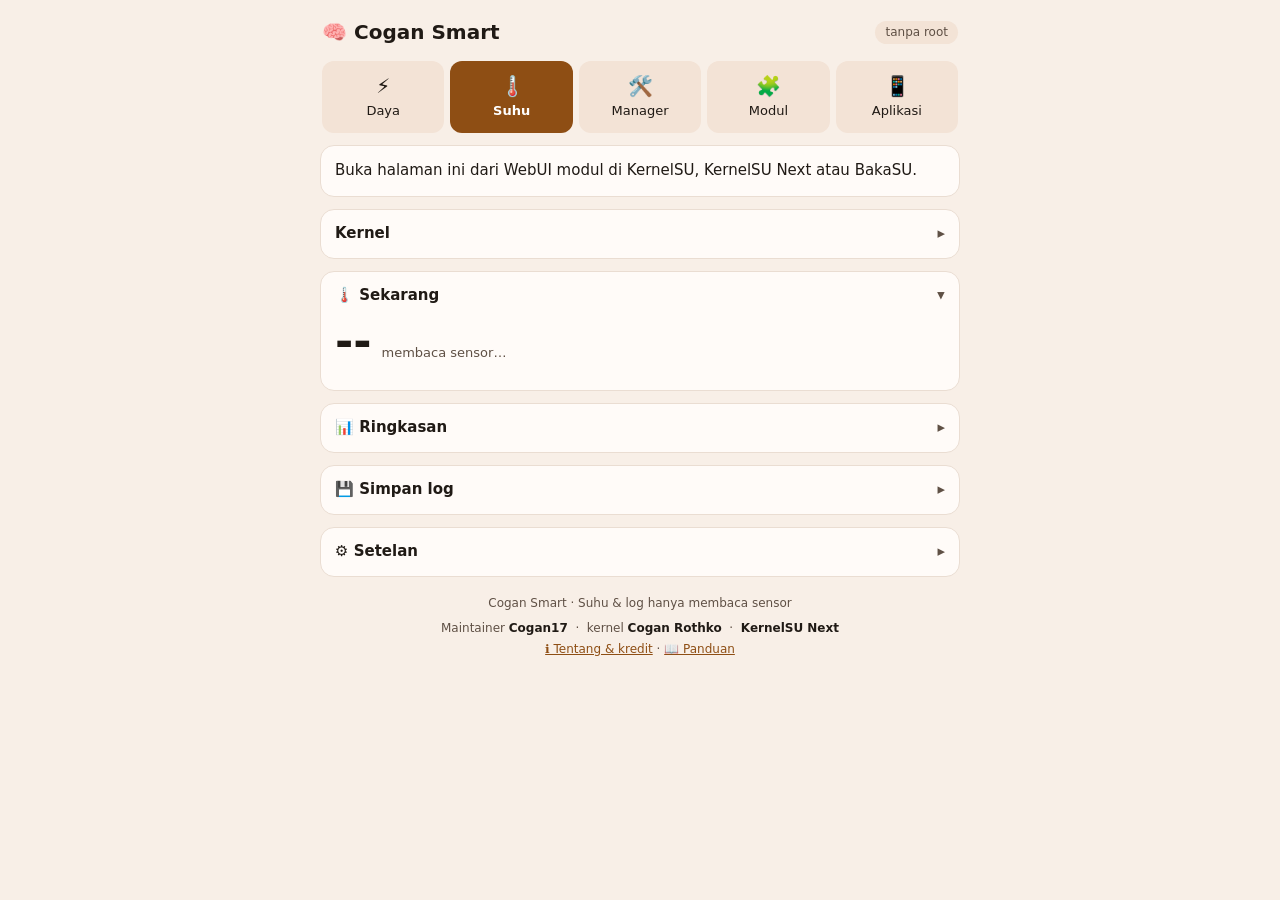
<file: modules/cogan-smart/webroot/thermal.html>
<!doctype html>
<html lang="id">
<head>
<meta charset="utf-8">
<meta name="viewport" content="width=device-width, initial-scale=1, viewport-fit=cover">
<title>Cogan Smart</title>
<link rel="stylesheet" href="theme.css?v=2.12.12">
<script src="i18n.js?v=2.12.12"></script>
<script>try { document.documentElement.dataset.theme = localStorage.getItem('cogan.theme') || ''; document.documentElement.dataset.dev = localStorage.getItem('cogan.dev') || ''; } catch (_) { /* storage off: follow the phone */ }</script>
<style>
  * { box-sizing: border-box; }
  body {
    margin: 0; background: var(--bg); color: var(--text);
    font: 15px/1.45 system-ui, -apple-system, "Segoe UI", Roboto, sans-serif;
    padding: calc(env(safe-area-inset-top, 0px) + 14px) 14px calc(env(safe-area-inset-bottom, 0px) + 24px);
  }
  main { max-width: 640px; margin: 0 auto; }
  header { display: flex; align-items: center; gap: 10px; margin: 4px 2px 14px; }
  header h1 { font-size: 20px; margin: 0; flex: 1; }
  .pill { font-size: 12px; padding: 3px 10px; border-radius: 99px; background: var(--chip); color: var(--muted); white-space: nowrap; }
  .pill.on { color: var(--ok); } .pill.off { color: var(--hot); }
  .card { background: var(--card); border: 1px solid var(--line); border-radius: 14px; padding: 14px; margin-bottom: 12px; }
  .card h2 { font-size: 15px; margin: 0 0 10px; display: flex; align-items: center; gap: 8px; }
  .card h2 span { flex: 1; }
  .muted { color: var(--muted); font-size: 13px; }
  .big { display: flex; align-items: baseline; gap: 10px; flex-wrap: wrap; }
  .big b { font-size: 44px; line-height: 1; font-variant-numeric: tabular-nums; }
  .ok { color: var(--ok); } .warm { color: var(--warm); } .hot { color: var(--hot); }
  .chips { display: grid; grid-template-columns: repeat(auto-fill, minmax(96px, 1fr)); gap: 8px; margin-top: 12px; }
  .chip { background: var(--chip); border-radius: 10px; padding: 7px 9px; }
  .chip small { display: block; color: var(--muted); font-size: 12px; }
  .chip b { font-size: 17px; font-variant-numeric: tabular-nums; }
  details { margin-top: 10px; } summary { cursor: pointer; color: var(--accent); font-size: 14px; }
  table { width: 100%; border-collapse: collapse; font-size: 13px; margin-top: 6px; }
  td { padding: 4px 2px; border-bottom: 1px solid var(--line); } td:last-child { text-align: right; font-variant-numeric: tabular-nums; }
  .seg { display: flex; gap: 6px; flex-wrap: wrap; margin-bottom: 10px; }
  button, select, input {
    font: inherit; color: var(--text); background: var(--chip); border: 1px solid var(--line);
    border-radius: 10px; padding: 7px 12px;
  }
  button { cursor: pointer; } button:disabled { opacity: .5; }
  .seg button.sel { background: var(--accent); border-color: var(--accent); color: var(--on-accent); }
  button.primary { background: var(--accent); border-color: var(--accent); color: var(--on-accent); font-weight: 600; }
  button.danger { color: var(--hot); }
  .row { display: flex; gap: 8px; align-items: center; flex-wrap: wrap; margin-top: 10px; }
  .row > * { min-width: 0; }
  svg { width: 100%; height: 130px; display: block; }
  .axis { display: flex; justify-content: space-between; font-size: 12px; color: var(--muted); }
  .stat { display: grid; grid-template-columns: 1fr 1fr; gap: 8px; margin: 10px 0; }
  .stat div { background: var(--chip); border-radius: 10px; padding: 8px 10px; }
  .stat small { display: block; color: var(--muted); font-size: 12px; }
  .bars { margin-top: 6px; }
  .barrow { margin: 7px 0; font-size: 13px; }
  .barrow .t { display: flex; justify-content: space-between; gap: 8px; }
  .barrow .b { height: 6px; background: var(--chip); border-radius: 4px; margin-top: 3px; overflow: hidden; }
  .barrow .b i { display: block; height: 100%; background: var(--hot); border-radius: 4px; }
  .barrow small { display: block; margin-top: 3px; }
  h3 { font-size: 13px; margin: 14px 0 2px; color: var(--muted); font-weight: 600; }
  label.f { display: flex; justify-content: space-between; align-items: center; gap: 10px; padding: 7px 0; border-bottom: 1px solid var(--line); }
  label.f:last-of-type { border-bottom: 0; }
  label.f input[type=number] { width: 90px; text-align: right; }
  .note { margin-top: 10px; font-size: 13px; padding: 8px 10px; border-radius: 10px; background: var(--chip); word-break: break-all; }
  .hidden { display: none !important; }
  footer { text-align: center; color: var(--muted); font-size: 12px; margin-top: 18px; }

  button, summary, select, input { touch-action: manipulation; -webkit-tap-highlight-color: transparent; }
  button, select, input[type=number] { min-height: 44px; }
  input[type=checkbox] { width: 22px; height: 22px; flex: 0 0 auto; }
  button { transition: background-color .12s, border-color .12s; }
  button:active:not(:disabled) { filter: brightness(.92); }
  button:focus-visible, summary:focus-visible, input:focus-visible { outline: 2px solid var(--accent); outline-offset: 2px; }
  summary { min-height: 44px; padding: 11px 0; cursor: pointer; font-size: 13px; color: var(--accent); }
  details { margin-top: 4px; }
  .kernel-card h2 { font-size: 16px; margin-bottom: 4px; }
  .kernel-card > .muted { margin-top: 4px; }
  .kernel-value { font-size: 12px; overflow-wrap: anywhere; white-space: pre-wrap; }
  #coolingInfo { line-height: 1.7; overflow-wrap: anywhere; max-height: 220px; overflow-y: auto; overscroll-behavior-y: contain; }
  .mode.pending { border-style: dashed; }
  .feedback { position: fixed; z-index: 20; bottom: calc(env(safe-area-inset-bottom, 0px) + 12px); left: 14px; right: 14px; max-width: 612px; margin: auto; padding: 10px 14px; border-radius: 12px; background: var(--text); color: var(--card); font-size: 13px; pointer-events: none; box-shadow: 0 3px 16px #0002; }
  .feedback.working::before { content: ''; display: inline-block; width: 12px; height: 12px; margin-right: 8px; vertical-align: -2px; border: 2px solid currentColor; border-right-color: transparent; border-radius: 50%; animation: cogan-spin .75s linear infinite; }
  @keyframes cogan-spin { to { transform: rotate(360deg); } }
  @media (prefers-reduced-motion: reduce) { button { transition: none; } .feedback.working::before { animation: none; } }
  details.fold { padding: 0 14px; margin-top: 0; }
  details.fold[open] { padding-bottom: 14px; }
  details.fold > summary { display: flex; align-items: center; gap: 8px; list-style: none; min-height: 48px; padding: 12px 0; font-size: 15px; font-weight: 600; color: var(--text); }
  details.fold > summary::-webkit-details-marker { display: none; }
  details.fold > summary > span:first-child { flex: 1; min-width: 0; overflow-wrap: anywhere; }
  details.fold > summary small { font-weight: 400; text-align: right; }
  details.fold > summary::after { content: '▸'; color: var(--muted); transition: transform .15s; }
  details.fold[open] > summary::after { transform: rotate(90deg); }
  @media (prefers-reduced-motion: reduce) { details.fold > summary::after { transition: none; } }
  body.stale .big b, body.stale .chip b { opacity: .55; }   /* last known values until the first fresh read */
  body.stale #state::after { content: ' ↻'; }
</style>
</head>
<body>
<main>
  <header>
    <h1>🧠 Cogan Smart</h1>
    <span id="state" class="pill">…</span>
  </header>
  <nav class="tabs" aria-label="Bagian"><a href="index.html"><span class="tab-icon" aria-hidden="true">⚡</span><span class="tab-label">Daya</span></a><a href="thermal.html" aria-current="page"><span class="tab-icon" aria-hidden="true">🌡️</span><span class="tab-label">Suhu</span></a><a href="manager.html"><span class="tab-icon" aria-hidden="true">🛠️</span><span class="tab-label">Manager</span></a><a href="modules.html"><span class="tab-icon" aria-hidden="true">🧩</span><span class="tab-label">Modul</span></a><a href="apps.html"><span class="tab-icon" aria-hidden="true">📱</span><span class="tab-label">Aplikasi</span></a></nav>

  <div id="noksu" class="card hidden">
    Buka halaman ini dari WebUI modul di KernelSU, KernelSU Next atau BakaSU.
  </div>
  <section id="readError" class="card hidden" role="alert">
    <b class="hot">Data belum berhasil dibaca</b>
    <p id="readErrorText" class="muted" style="overflow-wrap:anywhere"></p>
    <button id="retry">↻ Coba lagi</button>
  </section>

  <details class="card kernel-card fold" id="kernelCard">
    <summary><span id="kernelTitle">Kernel</span><small class="muted" id="kernelBadge"></small></summary>
    <div id="identityLabel" class="muted"></div>
    <div id="deviceStatus" class="muted"></div>
    <div id="bridgeStatus" class="muted dev">Memeriksa dukungan…</div>
    <div id="peerStatus" class="muted dev"></div>
    <details id="kernelDetails" class="dev"><summary>Detail kernel</summary>
      <p id="originalKernel" class="kernel-value">—</p>
      <p id="shownKernel" class="kernel-value"></p>
      <p id="kernelFeatures" class="muted"></p>
      <p id="clients" class="muted"></p>
      <details><summary>Info build lengkap</summary><p id="kernelBanner" class="kernel-value"></p></details>
    </details>
    <details id="coolingDetails" class="dev"><summary id="coolingTitle">Cooling kernel</summary><div id="coolingInfo" class="muted">Buka untuk membaca.</div></details>
  </details>
  <details class="card fold" id="nowCard" open>
    <summary><span>🌡️ Sekarang</span><small class="muted" id="kernel"></small></summary>
    <div class="big"><b id="mainT">--</b><span class="muted" id="mainInfo">membaca sensor…</span></div>
    <div class="muted" id="nowLine" style="margin-top:6px"></div>
    <div class="chips" id="groups"></div>
    <details id="zonesDetails" class="dev">
      <summary id="zonesTitle">Semua sensor</summary>
      <table id="zones"></table>
    </details>
  </details>

  <details class="card fold" id="summaryCard">
    <summary><span>📊 Ringkasan</span></summary>
    <div class="seg" id="ranges"></div>
    <div id="sumBody" class="muted">Memuat…</div>
    <div class="row"><button id="copy" title="Salin untuk dibagikan">📋 Salin ringkasan</button></div>
  </details>

  <details class="card fold" id="saveCard">
    <summary><span>💾 Simpan log</span></summary>
    <div class="muted">Ringkasan (.txt) dan semua sampel (.csv) disimpan ke <b>Download/CoganThermal</b>.</div>
    <div class="row">
      <select id="saveRange"></select>
      <input id="saveMin" type="number" min="1" max="44640" value="90" class="hidden" aria-label="Menit">
      <span id="saveMinLabel" class="muted hidden">menit</span>
      <button id="save" class="primary">💾 Simpan log</button>
    </div>
    <div id="saveNote" class="note hidden"></div>
  </details>

  <details class="card fold" id="settingsCard">
    <summary><span>⚙️ Setelan</span></summary>
    <label class="f dev">Cek suhu tiap (detik) <input id="sINTERVAL" type="number" min="10" max="300"></label>
    <label class="f">Panas bila Badan HP ≥ (°C) <input id="sHOT_TEMP" type="number" min="35" max="50"></label>
    <label class="f">Simpan riwayat (hari) <input id="sRETENTION_DAYS" type="number" min="1" max="30"></label>
    <label class="f">Notifikasi saat panas <input id="sNOTIFY" type="checkbox"></label>
    <label class="f">Notifikasi bila Badan HP ≥ (°C) <input id="sNOTIFY_TEMP" type="number" min="38" max="55"></label>
    <p class="muted" id="draftNote"></p>
    <p><a href="manager.html#thermalControls">Simpan, terapkan, reset, hentikan dan hapus riwayat dari tab Manager.</a></p>
    <p class="muted user">Panas dihitung dari suhu Badan HP. Prosesor memang biasa sekitar 50 °C. Tab ini hanya mencatat, tidak mengatur CPU.</p>
    <p class="muted dev">Panas diukur dari suhu Badan HP (yang terasa di tangan), bukan prosesor yang saat santai pun sekitar 50 °C. Ambang ini hanya untuk pencatatan. Kendali CPU dan cas ada di tab Daya. Reset mempertahankan riwayat dan berhenti sampai Mulai.</p>
    <div class="muted" id="dataInfo" style="margin-top:8px"></div>
  </details>

  <footer id="foot">Cogan Smart · Suhu &amp; log hanya membaca sensor</footer>
<p class="credit">Maintainer <b>Cogan17</b> &nbsp;·&nbsp; kernel <b>Cogan Rothko</b> &nbsp;·&nbsp; <b>KernelSU Next</b><br><a href="about.html">ℹ️ Tentang &amp; kredit</a> · <a href="guide.html">📖 Panduan</a></p>
</main>

<div id="actionStatus" class="feedback hidden" role="status" aria-live="polite"></div>
<script src="client.js?v=2.12.12"></script>
<script>
const confirm = value => window.confirm(CoganI18n.t(value));
const REPORT = '/data/adb/modules/cogan_smart/thermal/report.sh';
const RANGES = [[900, '15 mnt'], [3600, '1 jam'], [21600, '6 jam'], [86400, '24 jam'], [604800, '7 hari']];
const SAVES = [[900, '15 menit'], [1800, '30 menit'], [3600, '1 jam'], [10800, '3 jam'], [21600, '6 jam'],
               [43200, '12 jam'], [86400, '24 jam'], [259200, '3 hari'], [604800, '7 hari'], [0, 'Atur sendiri…']];
const $ = id => document.getElementById(id);
const UI = CoganUI, api = UI.create(REPORT);
const report = (args, options) => api.report(args, options);
let feedbackTimer;
let poller, identityAt = 0, coolingAt = 0;
let hot = 41, range = 3600, summaryText = '', status = null, editing = false, currentNow = null;

function esc(s) { return String(s).replace(/[&<>"']/g, c => ({'&': '&amp;', '<': '&lt;', '>': '&gt;', '"': '&quot;', "'": '&#39;'})[c]); }
function deg(t) { return (t / 10).toFixed(1); }
// The phone body and battery against the hot threshold; chips inside the phone (processor, GPU, modem…)
// run far hotter by design, so they only turn warm at 70 °C and hot at 85 °C.
const BODY = ['skin', 'bat'];
function level(t, id = 'skin') { return BODY.includes(id) ? (t >= hot * 10 ? 'hot' : t >= (hot - 4) * 10 ? 'warm' : 'ok') : (t >= 850 ? 'hot' : t >= 700 ? 'warm' : 'ok'); }
function toast(msg) { UI.text('actionStatus', msg); $('actionStatus').classList.remove('hidden'); clearTimeout(feedbackTimer); feedbackTimer = setTimeout(() => { if (!$('actionStatus').classList.contains('working')) $('actionStatus').classList.add('hidden'); }, 4000); }
window.addEventListener('unhandledrejection', e => { toast('Gagal: ' + (e.reason && e.reason.message || e.reason)); e.preventDefault(); });

function showStatus(s) {
  if (s.ok === 0) { toast(s.error); return; }
  UI.kernel(s, s.power, 'Power');
  status = s; hot = s.hot;
  $('state').textContent = UI.recorder(s.monitor);
  $('state').className = 'pill ' + (s.monitor?.stalled ? 'warm' : s.running ? 'on' : 'off');
  if (!editing) {
    const draft = UI.draft.get('thermal');
    for (const key of ['INTERVAL', 'HOT_TEMP', 'RETENTION_DAYS', 'NOTIFY_TEMP'])
      $('s' + key).value = draft[key] ?? {INTERVAL: s.interval, HOT_TEMP: s.hot, RETENTION_DAYS: s.retention, NOTIFY_TEMP: s.notify_temp}[key];
    $('sNOTIFY').checked = !!(draft.NOTIFY ?? s.notify);
  }
  UI.text('draftNote', Object.keys(UI.draft.get('thermal')).length ? 'Perubahan belum disimpan. Buka Manager untuk menyimpan atau menerapkan.' : '');
  $('dataInfo').textContent = s.days ? `Riwayat: ${s.days} hari (sejak ${s.first}), ${s.size_kb} KB` : 'Riwayat masih kosong.';
  $('foot').textContent = `Cogan Smart ${s.version} · Suhu & log hanya membaca sensor`;
  CoganI18n.apply();
}

async function loadNow() {
  const mark = api.revision, n = await report('now', {background: true});
  if (mark !== api.revision) return;
  renderNow(n); document.body.classList.remove('stale');
}
function renderNow(n) {
  currentNow = n;
  if (n.sample_ts > 0) n.age = Math.floor(Date.now() / 1000) - n.sample_ts;
  if (n.monitor) {
    // Recorder health is cheap live data, not identity cached for one minute.
    const m = UI.health(n.monitor);
    status = {...status, running: m.running, monitor: m};
    UI.text('state', UI.recorder(m));
    $('state').className = 'pill ' + (m.stalled ? 'warm' : m.running ? 'on' : 'off');
  }
  const sensorAge = n.sensor_ts ? Math.max(0, Math.floor(Date.now() / 1000) - n.sensor_ts) : -1;
  UI.text('kernel', n.main > -9999 ? `sensor ${sensorAge} dtk lalu` : 'sensor tidak tersedia');
  const body = n.body > -9999, shown = body ? n.body : n.main;
  $('mainT').textContent = shown > -9999 ? deg(shown) + '°' : '--';
  $('mainT').className = shown > -9999 ? level(shown, body ? 'skin' : 'cpu') : '';
  $('mainInfo').textContent = !body ? 'Prosesor/GPU terpanas · sensor langsung' : n.body_from === 'battery' ? 'Baterai · HP tanpa sensor badan' : 'Badan HP · sensor langsung';
  const parts = [];
  if (n.age >= 0) {
    const m = UI.health(n.monitor);
    if (!m.fresh) parts.push(`Catatan terakhir (${Math.max(0, Math.round(n.age / 60))} menit lalu)`);
    parts.push(n.app);
    if (n.cpu >= 0) parts.push(`CPU ${Math.round(n.cpu / 10)}%`);
    if (n.gpu >= 0) parts.push(`GPU ${n.gpu}%`);
    parts.push(n.charging ? `mengecas ${n.current} mA` : 'tidak dicas');
    if (n.mode) parts.push(`mode ${n.mode}`);
  } else parts.push('belum ada sampel; pencatat mengisi tiap beberapa detik');
  $('nowLine').textContent = parts.join(' · ');
  UI.html('groups', n.groups.map(g => `<div class="chip"><small>${esc(g.name)}</small><b class="${level(g.t, g.id)}">${deg(g.t)}°</b></div>`).join(''));
  UI.text('zonesTitle', 'Semua sensor (' + n.zones.length + ')');
  renderZones();
  CoganI18n.apply();
}
function renderZones() {
  if (!currentNow || !$('zonesDetails').open) return;
  const zones = currentNow.zones.slice().sort((a, b) => b.t - a.t);
  UI.html('zones', zones.map(zone => `<tr><td>${esc(zone.name)} <span class="muted">· ${esc(zone.group)}${zone.stuck ? ' · macet, tidak dihitung' : ''}</span></td><td class="${level(zone.t, zone.id)}">${deg(zone.t)} °C</td></tr>`).join(''));
}

const chart = series => UI.chart(series, hot);

// Causes per part of the phone, each with what helps (the report writes the tip in the page language).
function causeBars(list) {
  return '<div class="bars">' + list.map(c => `<div class="barrow"><div class="t"><span>${esc(c.name)}</span><span>${c.pct}%</span></div><div class="b"><i style="width:${c.pct}%"></i></div>${c.tip ? `<small class="muted" translate="no">💡 ${esc(c.tip)}</small>` : ''}</div>`).join('') + '</div>';
}

async function loadSummary(background = true) {
  const chosen = range, mark = api.revision, s = await report(`summary ${chosen}`, {background});
  if (chosen !== range || mark !== api.revision) return;
  summaryAt = Date.now();
  summaryText = s.text;
  if (!s.samples) { UI.html('sumBody', '<span class="muted">Belum ada data pada rentang ini.</span>'); return; }
  const p = s.peak;
  let h = chart(s.series);
  h += `<div class="stat">
      <div><small>Tertinggi (${esc(p.group)})</small><b class="${level(p.t, 'cpu')}">${deg(p.t)} °C</b> <span class="muted">${esc(p.clock)}</span><br><span class="muted">${esc(p.app)}${p.charging ? ' · mengecas' : ''}</span></div>
      <div><small>Waktu panas (Badan HP ≥ ${hot} °C)</small><b class="${s.hot_pct ? 'hot' : 'ok'}">${s.hot_pct}%</b><br><span class="muted">${s.samples} sampel · ${esc(s.from)}–${esc(s.to)}</span></div>
    </div>`;
  h += '<h3>🔥 Penyebab panas</h3>' + (s.causes.length ? causeBars(s.causes) : '<div class="muted">Tidak ada momen panas. 👍</div>');
  if (s.spikes && s.spikes.length) h += `<h3>📈 Lonjakan suhu</h3><div class="muted">Badan HP naik ≥ 2 °C dalam 5 menit: ${s.spike_count} kali</div>` + s.spikes.map(p => `<div class="barrow"><div class="t"><span>${esc(p.from)}–${esc(p.to)} · ${deg(p.t0)} → ${deg(p.t1)} °C (+${deg(p.t1 - p.t0)})</span></div><div>${esc(p.cause)}</div>${p.tip ? `<small class="muted" translate="no">💡 ${esc(p.tip)}</small>` : ''}</div>`).join('');
  h += '<h3>📱 Per aplikasi</h3><table>' + s.apps.map(a => `<tr><td>${esc(a.name)} <span class="muted">${a.pct}%</span></td><td class="${level(a.peak)}">${deg(a.avg)} / ${deg(a.peak)} °C</td></tr>`).join('') + '</table>';
  h += '<div class="muted" style="margin-top:4px">Badan HP rata-rata / tertinggi</div>';
  h += '<div class="dev"><h3>🐧 Per kernel</h3><table>' + s.kernels.map(k => `<tr><td>${esc(UI.shortKernel(k.name))} <span class="muted">${k.pct}%</span></td><td>${deg(k.avg)} / ${deg(k.peak)} °C</td></tr>`).join('') + '</table></div>';
  if (s.modes.length) h += '<h3>⚡ Per mode</h3><table>' + s.modes.map(m => `<tr><td>${esc(m.name)} <span class="muted">${m.pct}% · panas ${m.hot_pct}%</span></td><td class="${level(m.peak)}">${deg(m.avg)} / ${deg(m.peak)} °C</td></tr>`).join('') + '</table>';
  h += '<h3>Bagian HP</h3><table>' + s.groups.map(g => `<tr><td>${esc(g.name)}</td><td class="${level(g.peak, g.id)}">${deg(g.avg)} / ${deg(g.peak)} °C</td></tr>`).join('') + '</table>';
  if (s.cpu_avg >= 0) h += `<div class="muted" style="margin-top:8px">CPU rata-rata ${Math.round(s.cpu_avg / 10)}% · proses kernel ${(s.kernel_avg / 10).toFixed(1)}%</div>`;
  if (s.load >= 0) h += `<div class="muted">⚙️ Beban skrip Cogan Smart (pencatat + pengendali + blokir APK): ${(s.load / 10).toFixed(1)}% CPU${s.load_ctl >= 0 ? ` (pengendali ${(s.load_ctl / 10).toFixed(1)}%)` : ''}</div>`;
  // How much Cogan Smart · Power lowered the CPU (samples since v2.9.1 carry its cap).
  const c = s.cap;
  if (c && c.samples) h += `<div class="muted">🧊 ${[c.heat_pct ? `CPU diturunkan karena panas ${c.heat_pct}% waktu (terendah CPU besar ${c.min_big}%, kecil ${c.min_little}%)` : 'CPU tidak diturunkan karena panas',
    c.mode_pct ? `batas mode Hemat ${c.mode_pct}% waktu` : ''].filter(Boolean).join(' · ')}</div>`;
  if (s.stuck) h += `<div class="muted dev">Sensor macet, tidak dihitung: ${esc(s.stuck)}</div>`;
  UI.html('sumBody', h);
}

async function copyText(text) {
  try { await navigator.clipboard.writeText(text); return true; } catch (e) { /* WebView without clipboard permission */ }
  const area = document.createElement('textarea');
  area.value = text; document.body.appendChild(area); area.select();
  const ok = document.execCommand('copy'); area.remove(); return ok;
}

let refreshing = null, actionRunning = false, summaryAt = 0, summaryVisible = true;
async function loadCooling() {
  if (!$('coolingDetails').open || Date.now() - coolingAt < 15000) return;
  UI.cooling(await report('cooling', {background: true})); coolingAt = Date.now();
}
async function run(button, message, task) {
  if (actionRunning) return;
  actionRunning = true;
  try { await UI.action(button, message, task); }
  catch (err) { toast('Gagal: ' + err.message); }
  finally { actionRunning = false; poller?.poke(); }
}
function setup() {
  UI.folds();
  window.addEventListener('pageshow', () => editing = false);
  $('summaryCard').addEventListener('toggle', () => { if ($('summaryCard').open) poller?.poke(); });
  $('save').setAttribute('data-action', '');
  for (const key of ['INTERVAL', 'HOT_TEMP', 'RETENTION_DAYS', 'NOTIFY_TEMP', 'NOTIFY']) $('s' + key).addEventListener('input', () => {
    editing = true;
    try {
      UI.draft.set('thermal', key, key === 'NOTIFY' ? ($('s' + key).checked ? 1 : 0) : Math.round(+$('s' + key).value) || 0);
      UI.text('draftNote', 'Perubahan belum disimpan. Buka Manager untuk menyimpan atau menerapkan.');
    } catch (err) { toast(err.message); }
  });
  $('retry').onclick = () => run($('retry'), 'Membaca ulang…', () => refreshAll(true));
  $('coolingDetails').addEventListener('toggle', () => { if ($('coolingDetails').open) loadCooling().catch(err => toast(err.message)); });
  $('zonesDetails').addEventListener('toggle', renderZones);
  UI.html('ranges', RANGES.map(([secs, name]) => `<button data-secs="${secs}" class="${secs === range ? 'sel' : ''}">${name}</button>`).join(''));
  $('ranges').onclick = e => {
    const secs = +e.target.dataset.secs; if (!secs || secs === range) return;
    range = secs; summaryAt = 0;
    for (const button of $('ranges').children) button.classList.toggle('sel', +button.dataset.secs === secs);
    UI.text('sumBody', 'Memuat ringkasan…');
    loadSummary(false).catch(err => UI.text('sumBody', 'Gagal: ' + err.message));
  };
  $('copy').onclick = async () => toast(summaryText && await copyText(summaryText) ? 'Ringkasan disalin' : 'Gagal menyalin');
  UI.html('saveRange', SAVES.map(([secs, name]) => `<option value="${secs}" ${secs === 3600 ? 'selected' : ''}>${name}</option>`).join(''));
  $('saveRange').onchange = () => {
    const custom = $('saveRange').value === '0';
    $('saveMin').classList.toggle('hidden', !custom); $('saveMinLabel').classList.toggle('hidden', !custom);
  };
  $('save').onclick = () => {
    const secs = +$('saveRange').value || Math.round(+$('saveMin').value) * 60;
    if (!(secs >= 60 && secs <= 2678400)) return toast('Isi 1 sampai 44640 menit');
    run($('save'), 'Menyiapkan log…', async () => {
      const result = await report('save ' + secs);
      const short = file => file.replace(/^\/(sdcard|storage\/emulated\/0)\//, '');
      UI.html('saveNote', `✅ Tersimpan (${result.samples} sampel):<br>${esc(short(result.txt))}<br>${esc(short(result.csv))}`);
      $('saveNote').classList.remove('hidden'); toast('Log tersimpan di ' + short(result.dir));
    });
  };
  if (typeof IntersectionObserver !== 'undefined') {
    const observer = new IntersectionObserver(entries => {
      summaryVisible = entries[0].isIntersecting;
      if (summaryVisible) poller?.poke();
    });
    observer.observe($('summaryCard'));
  }
}
function showReadError(err) {
  document.body.classList.add('stale');
  UI.text('readErrorText', err.message); $('readError').classList.remove('hidden');
  if (!status) {
    UI.text('state', 'gagal membaca'); $('state').className = 'pill off';
    UI.text('bridgeStatus', 'Data kernel belum dapat dibaca.');
  }
}
function refreshAll(force = false) {
  if (refreshing) return force ? refreshing.then(() => refreshAll()) : refreshing;
  refreshing = (async () => {
    const mark = api.revision;
    await loadNow();   // the numbers on screen first; status and identity follow
    if (mark !== api.revision) return;
    if (!status?.version || Date.now() - identityAt >= 60000) {
      const sample = await report('status brief', {background: true});
      if (mark !== api.revision) return;
      showStatus(sample); identityAt = Date.now();
    }
    $('readError').classList.add('hidden');
    if (summaryVisible && $('summaryCard').open && Date.now() - summaryAt >= 60000) await loadSummary();
    await loadCooling();
  })().catch(err => { showReadError(err); throw err; }).finally(() => refreshing = null);
  return refreshing;
}

setup();
if (typeof ksu === 'undefined') {
  $('noksu').classList.remove('hidden'); UI.text('state', 'tanpa root');
} else {
  // Last known values at once (dimmed, ↻ on the pill) while the first fresh read runs.
  const id = UI.identity(), last = api.cached('status brief'), now = api.cached('now');
  try {
    if (id) UI.kernel(id);
    if (last) showStatus(last.data);
    if (now) { document.body.classList.add('stale'); renderNow(now.data); }
  } catch (_) { status = null; }   // a cache from an older version: wait for fresh data
  poller = UI.poll(() => actionRunning ? Promise.resolve() : refreshAll());
  setTimeout(() => UI.learnLabels().catch(() => {}), 3000);   // after the first reads
}
</script>
</body>
</html>
</file>
<file: modules/cogan-smart/webroot/theme.css>
/* Cogan Smart: two themes in a Material You style, shared by every page.
   Terang hangat (warm light) and Gelap OLED (true black). "Otomatis" follows the phone;
   the About page stores a fixed choice in localStorage as <html data-theme="light|dark">. */
:root {
  color-scheme: light;
  --bg: #f8efe7; --card: #fffbf8; --text: #201a15; --muted: #5f5045; --line: #eaddd2;
  --accent: #8e4e14; --on-accent: #ffffff; --chip: #f3e3d6;
  --ok: #2f6b3a; --warm: #9a5b00; --hot: #ba1a1a; --bar: #8e4e14;
}
@media (prefers-color-scheme: dark) {
  :root:not([data-theme="light"]) {
    color-scheme: dark;
    --bg: #000000; --card: #0e0c0b; --text: #ede0d7; --muted: #a8968a; --line: #2a2420;
    --accent: #ffb77c; --on-accent: #4d2700; --chip: #1a1613;
    --ok: #7ddb91; --warm: #ffb95a; --hot: #ff7b6e; --bar: #ffb77c;
  }
}
:root[data-theme="dark"] {
  color-scheme: dark;
  --bg: #000000; --card: #0e0c0b; --text: #ede0d7; --muted: #a8968a; --line: #2a2420;
  --accent: #ffb77c; --on-accent: #4d2700; --chip: #1a1613;
  --ok: #7ddb91; --warm: #ffb95a; --hot: #ff7b6e; --bar: #ffb77c;
}
.credit { text-align: center; color: var(--muted); font-size: 12px; margin-top: 6px; line-height: 1.7; }
.credit b { color: var(--text); font-weight: 600; }
.credit a { color: var(--accent); }

/* One navigation layout: icon and label occupy the same rows on every tab. */
.tabs { display: grid; grid-template-columns: repeat(5, minmax(max-content, 1fr)); gap: 6px; margin: 0 2px 12px; overflow-x: auto; }
.tabs a { display: flex; flex-direction: column; align-items: center; justify-content: center; gap: 4px; min-height: 72px; box-sizing: border-box; padding: 8px 4px; border-radius: 12px; background: var(--chip); color: var(--text); text-decoration: none; font-size: 13px; line-height: 1.35; }
.tabs a[aria-current] { background: var(--accent); color: var(--on-accent); font-weight: 600; }
.tabs .tab-icon { display: grid; place-items: center; width: 24px; height: 24px; font-size: 20px; line-height: 1; }
.tabs .tab-label { white-space: nowrap; }
.tabs a:focus-visible { outline: 2px solid var(--accent); outline-offset: -3px; }

/* Mode Dev (owner 2026-10-29): everyday text stays short; technical detail (paths, readback, hooks,
   raw values) is marked .dev and shown only when Mode Dev is on (Tentang/About, <html data-dev="1">). */
:root:not([data-dev="1"]) .dev { display: none !important; }
:root[data-dev="1"] .user { display: none !important; }
.dev-tag { font-size: 11px; color: var(--muted); border: 1px dashed var(--line); border-radius: 6px; padding: 0 5px; margin-left: 4px; }
.guide-link { text-align: center; font-size: 13px; margin: 2px 0 0; }
.guide-link a { color: var(--accent); }
</file>
